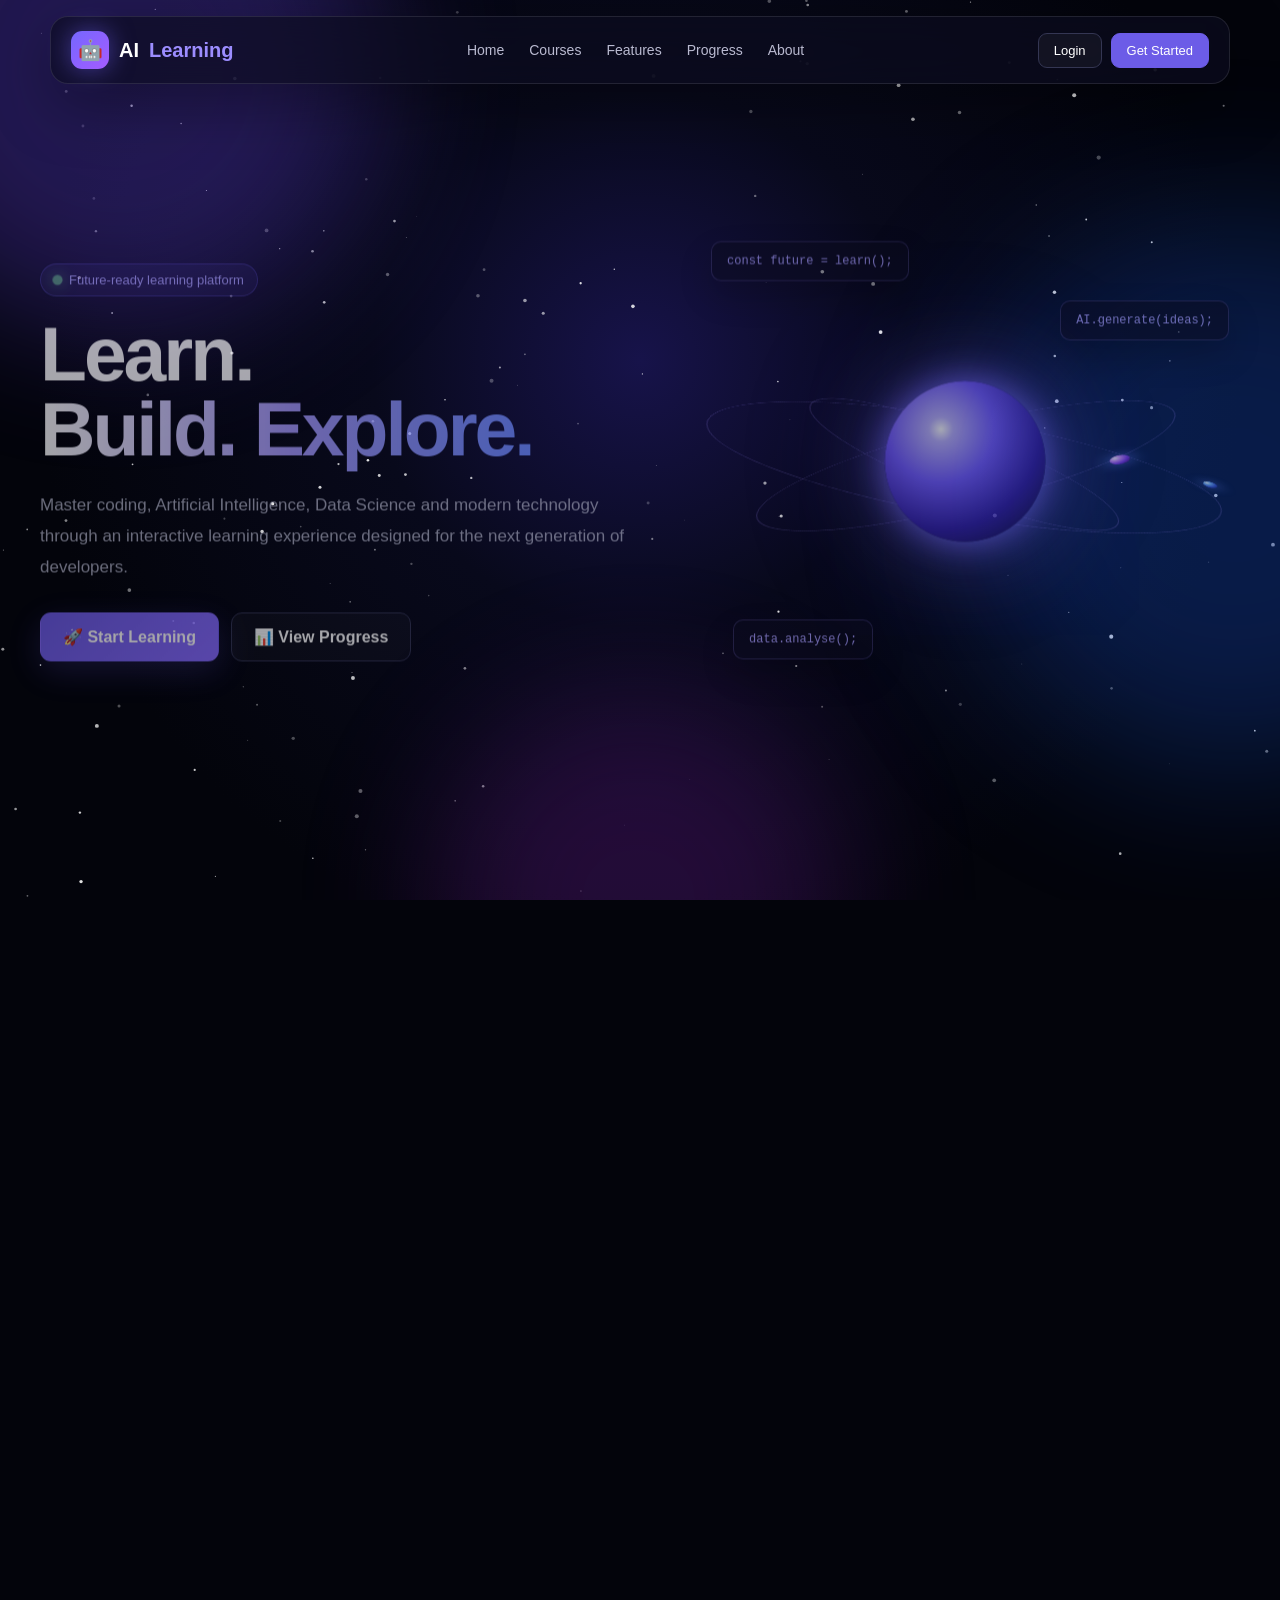
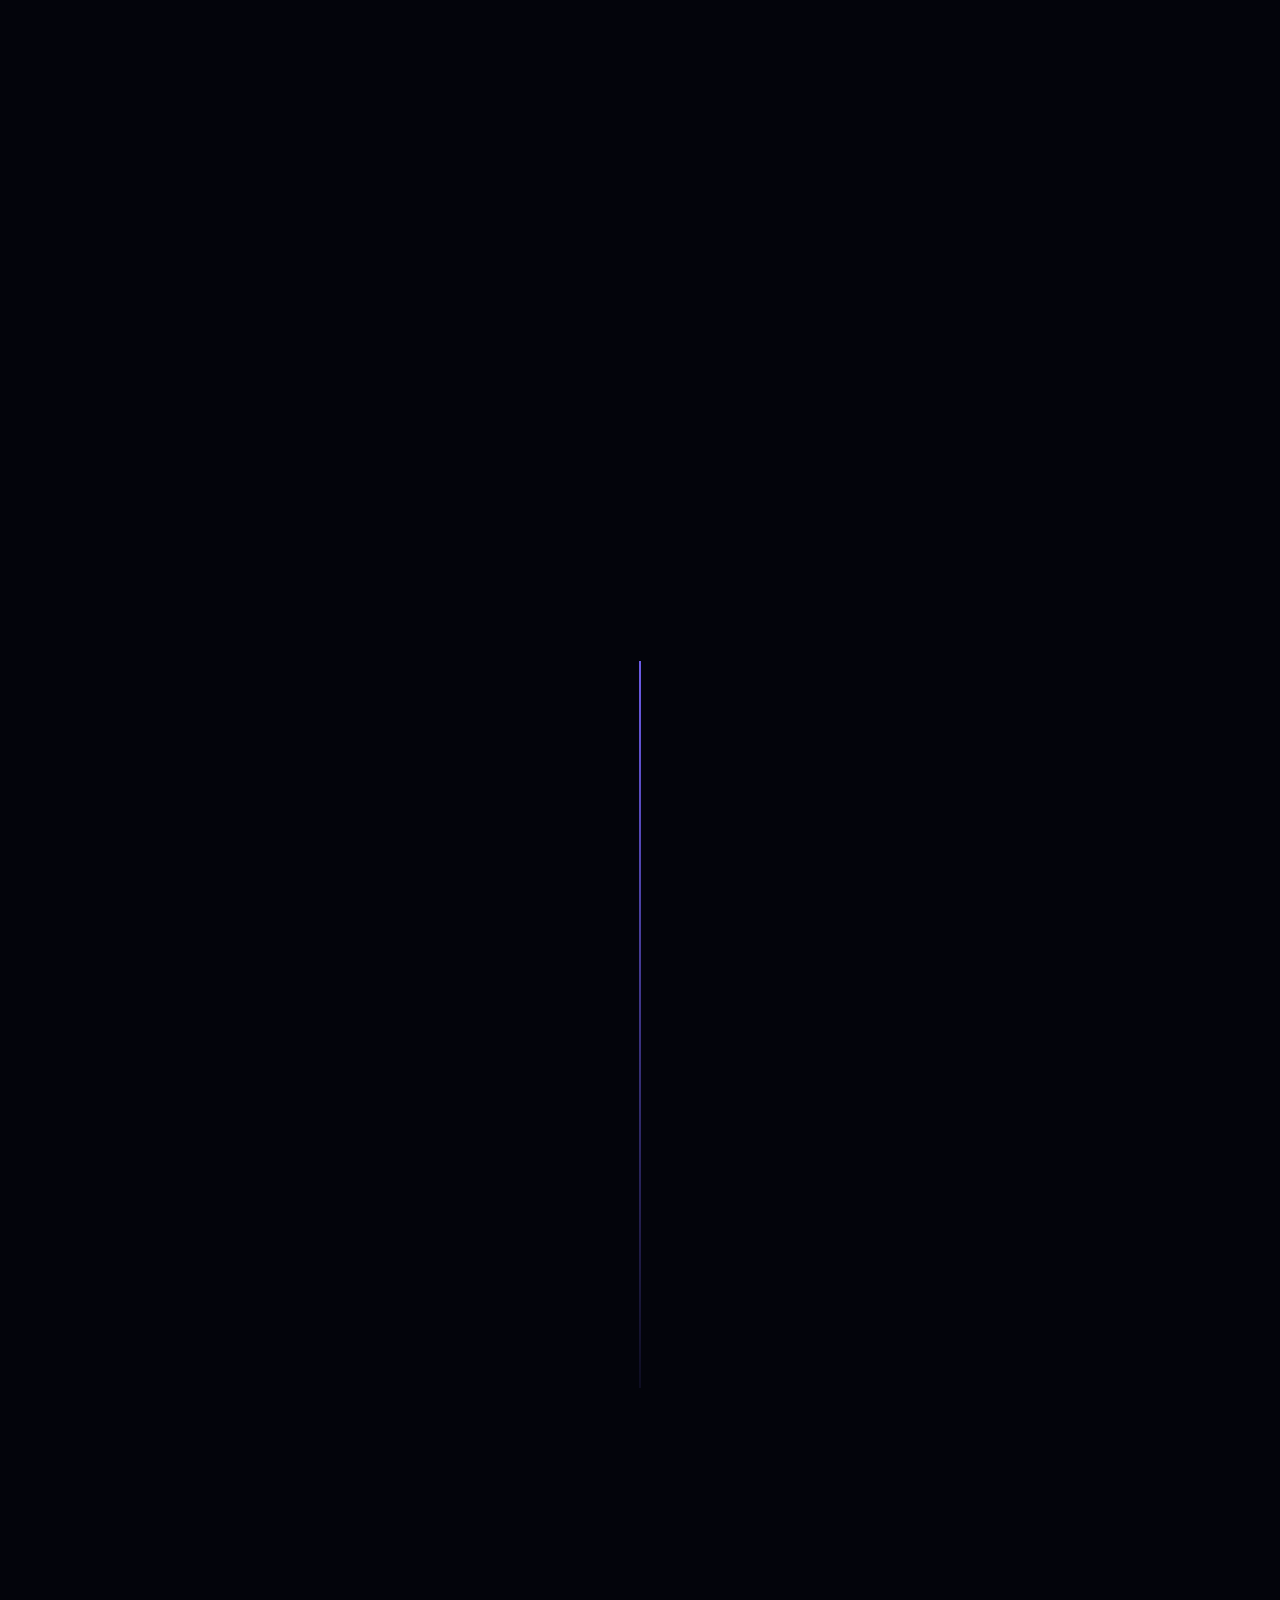
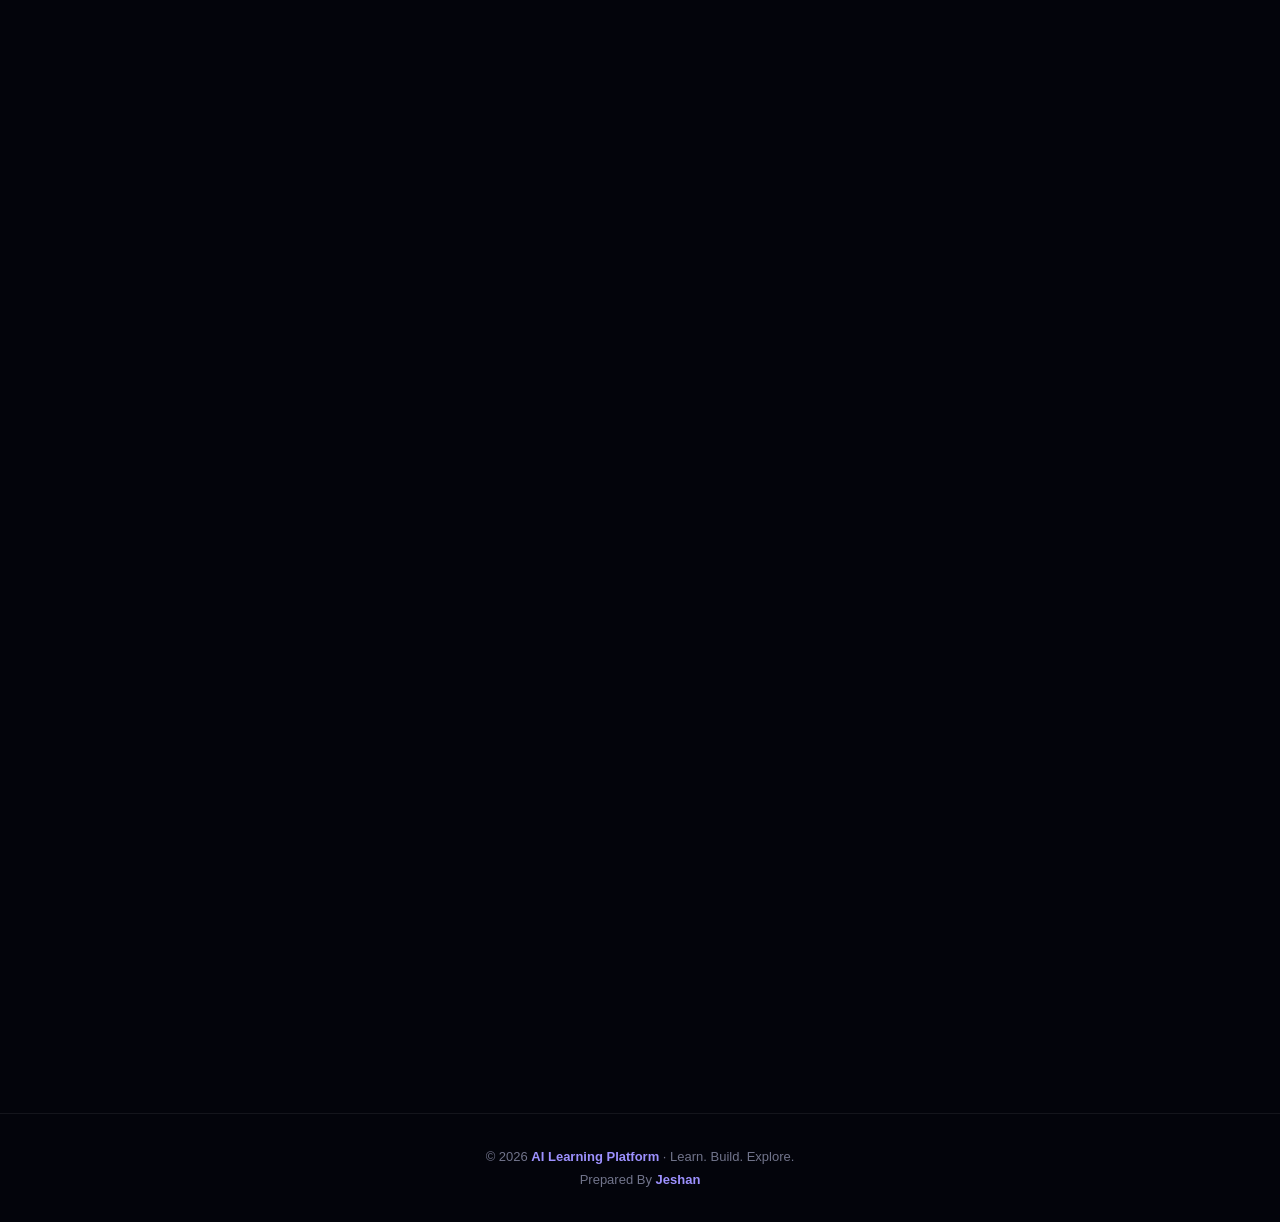
<file: index.html>
<!DOCTYPE html>
<html lang="en">
<head>
    <meta charset="UTF-8">
    <meta name="viewport" content="width=device-width, initial-scale=1.0">
    <meta http-equiv="refresh" content="0; url=Fronted/index.html">
    <title>AI Learning Platform</title>
</head>
<body>
    <p>Loading AI Learning Platform...</p>
</body>
</html>
</file>
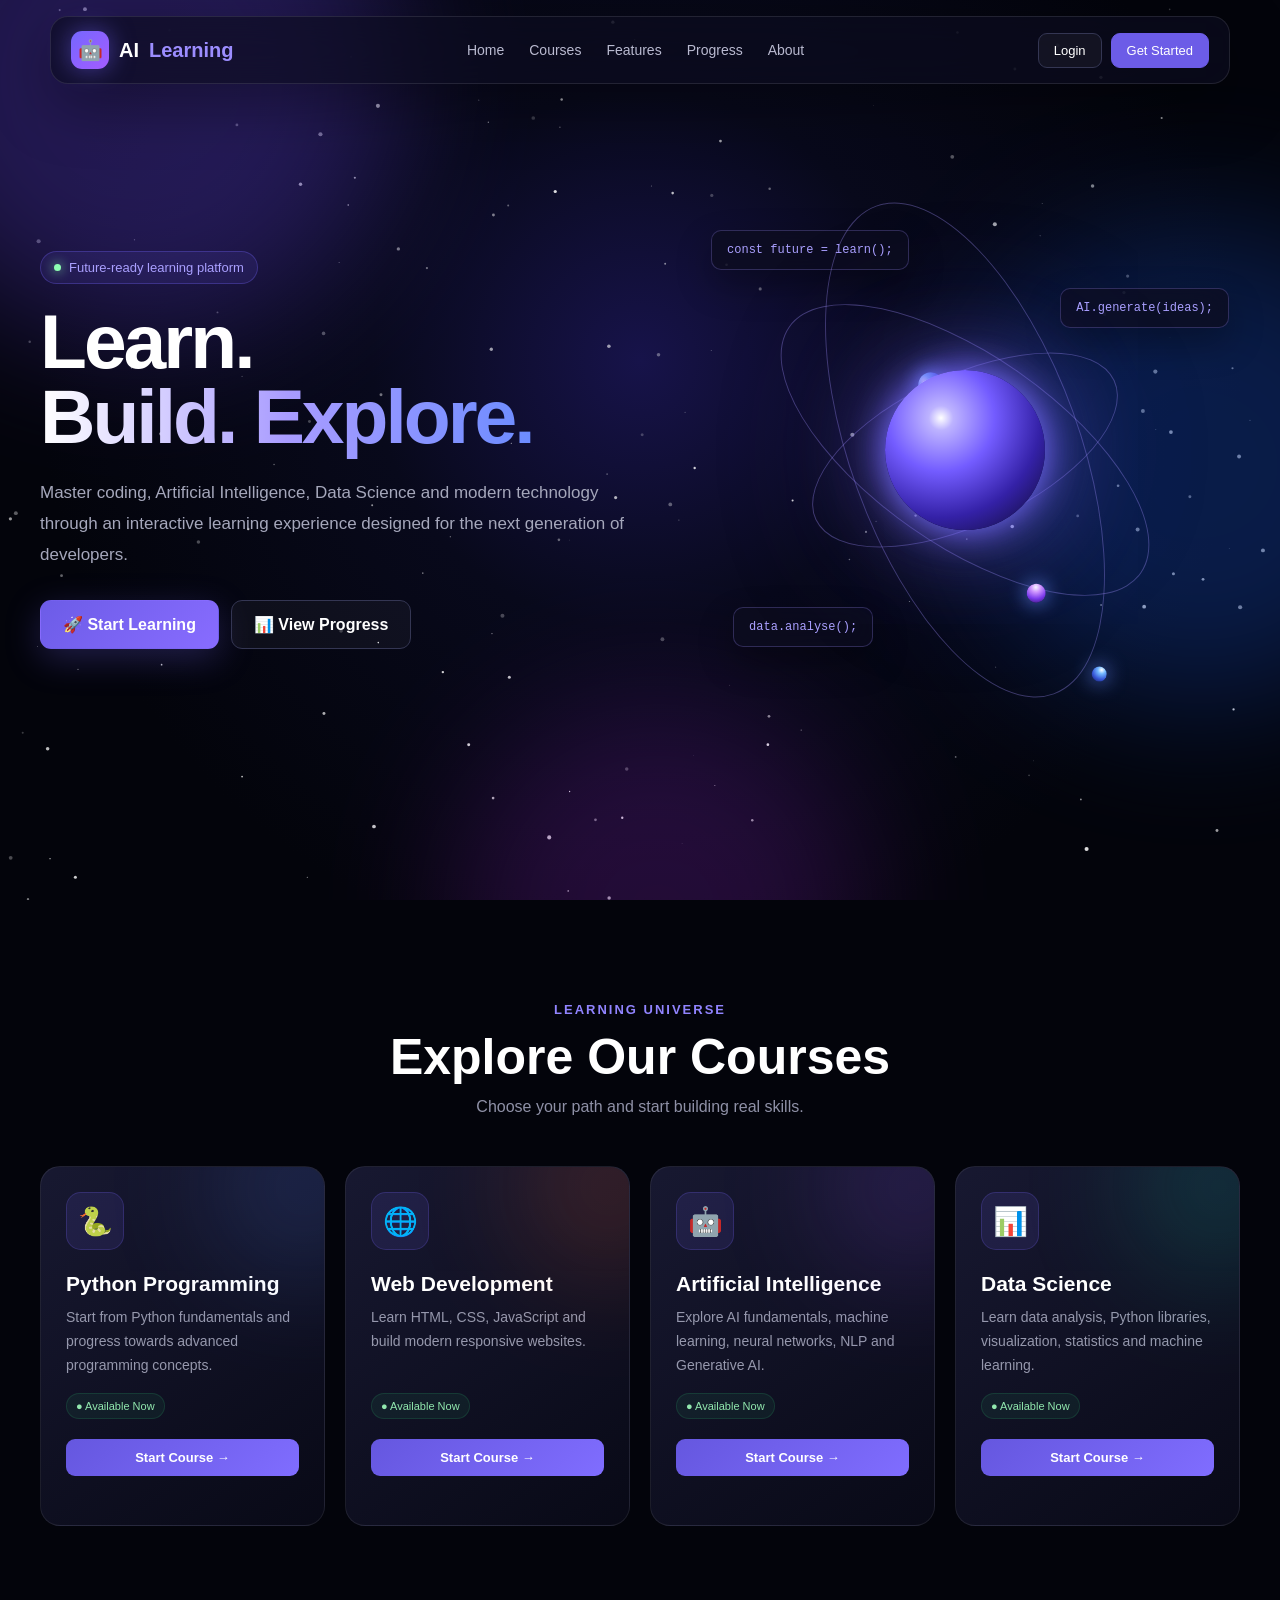
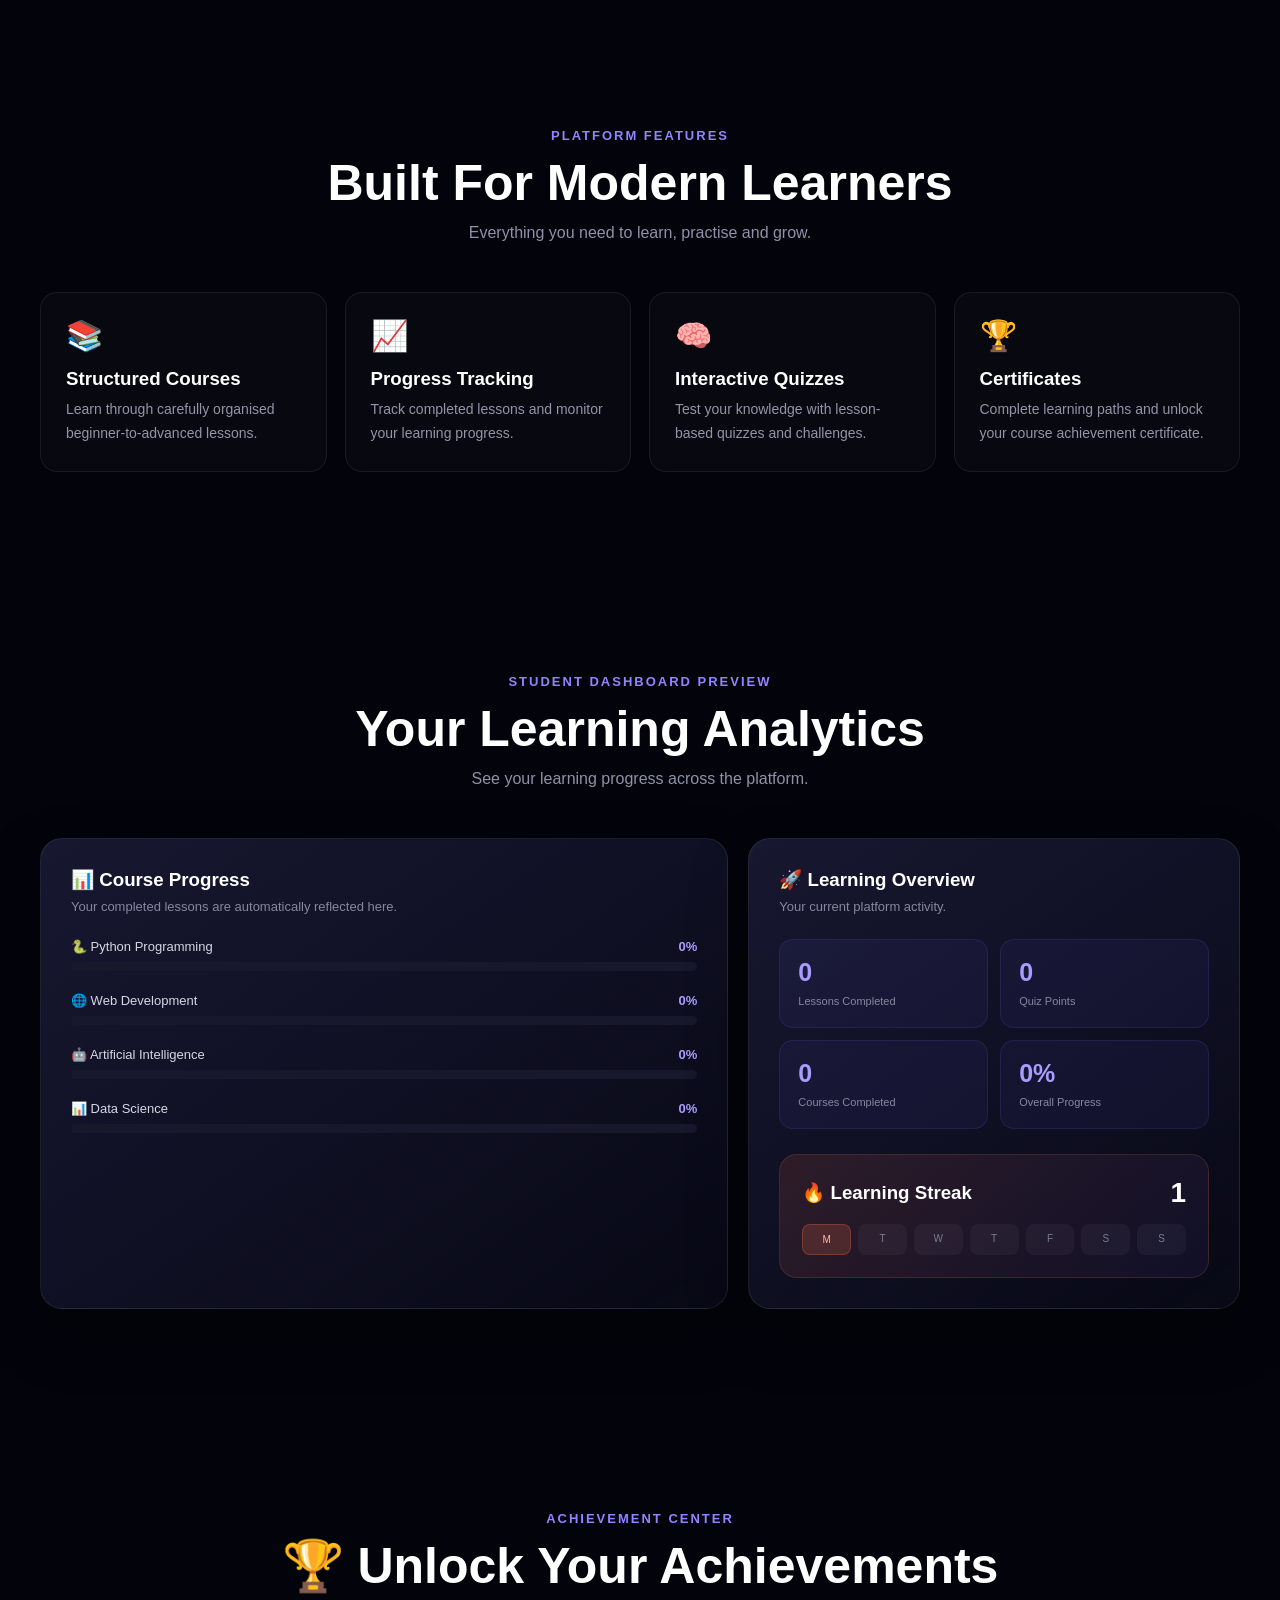
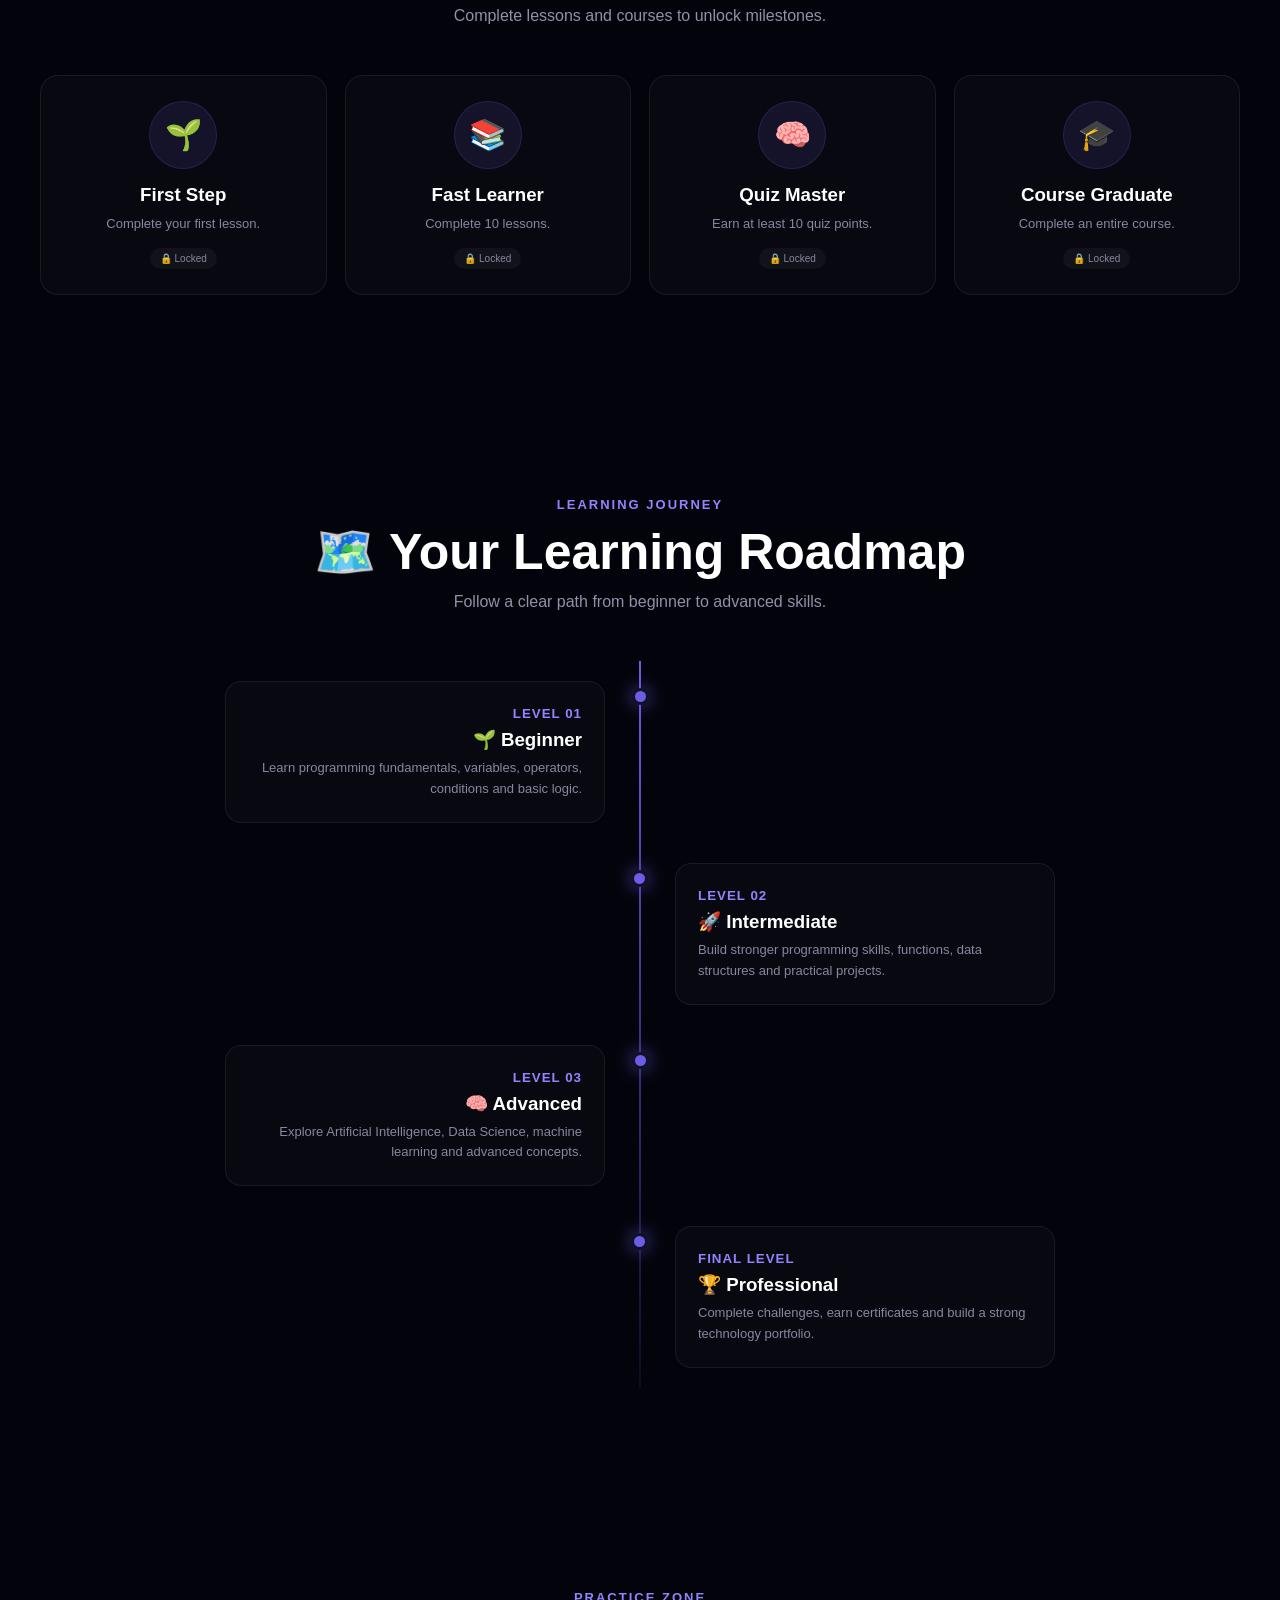
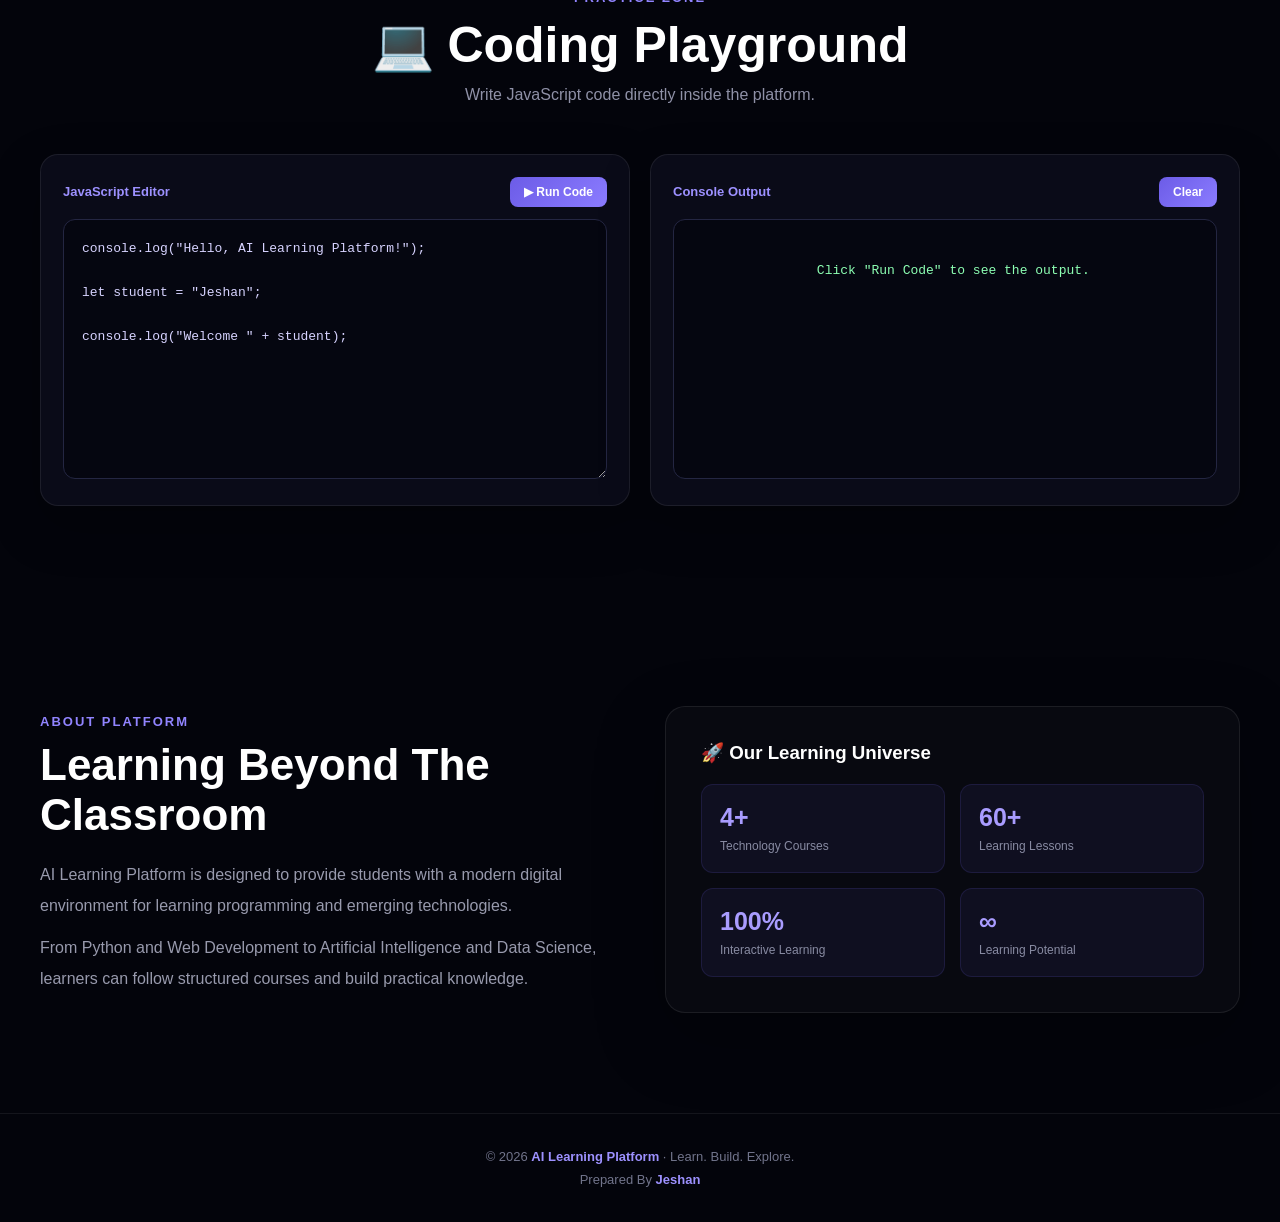
<file: Fronted/index.html>
<!DOCTYPE html>
<html lang="en">

<head>

    <meta charset="UTF-8">

    <meta
        name="viewport"
        content="width=device-width, initial-scale=1.0"
    >

    <title>
        AI Learning Platform | Learn. Build. Grow.
    </title>

    <meta
        name="description"
        content="AI Learning Platform - Learn Python, Web Development, Artificial Intelligence and Data Science."
    >

    <style>

        /* =====================================================
           GLOBAL
        ===================================================== */

        * {
            margin: 0;
            padding: 0;
            box-sizing: border-box;
            font-family: "Segoe UI", Arial, sans-serif;
        }

        html {
            scroll-behavior: smooth;
        }

        body {
            background: #03040b;
            color: #ffffff;
            overflow-x: hidden;
        }

        a {
            text-decoration: none;
            color: inherit;
        }

        button {
            font-family: inherit;
        }


        /* =====================================================
           SPACE BACKGROUND
        ===================================================== */

        .space-background {
            position: fixed;
            inset: 0;
            z-index: -10;
            overflow: hidden;

            background:
                radial-gradient(
                    circle at 50% 40%,
                    #17134a 0%,
                    #08091b 32%,
                    #03040b 72%
                );
        }

        .nebula {
            position: absolute;
            border-radius: 50%;
            filter: blur(70px);
            opacity: 0.35;
            pointer-events: none;
        }

        .nebula-one {
            width: 520px;
            height: 520px;
            background: #5d3fd3;
            top: -180px;
            left: -120px;

            animation:
                nebulaFloat
                14s
                ease-in-out
                infinite
                alternate;
        }

        .nebula-two {
            width: 480px;
            height: 480px;
            background: #1549b9;
            right: -160px;
            top: 25%;

            animation:
                nebulaFloat
                18s
                ease-in-out
                infinite
                alternate-reverse;
        }

        .nebula-three {
            width: 420px;
            height: 420px;
            background: #9d28d7;
            left: 35%;
            bottom: -220px;
            opacity: 0.2;

            animation:
                nebulaFloat
                20s
                ease-in-out
                infinite
                alternate;
        }

        @keyframes nebulaFloat {

            from {
                transform:
                    translate3d(
                        -20px,
                        -10px,
                        0
                    )
                    scale(1);
            }

            to {
                transform:
                    translate3d(
                        35px,
                        30px,
                        0
                    )
                    scale(1.15);
            }
        }


        /* =====================================================
           STARS
        ===================================================== */

        #starsCanvas {
            position: absolute;
            inset: 0;
            width: 100%;
            height: 100%;
        }


        /* =====================================================
           SHOOTING STARS
        ===================================================== */

        .shooting-star {
            position: absolute;

            width: 140px;
            height: 2px;

            background:
                linear-gradient(
                    90deg,
                    transparent,
                    #ffffff,
                    transparent
                );

            transform: rotate(-35deg);

            opacity: 0;

            filter:
                drop-shadow(
                    0 0 8px #ffffff
                );

            animation:
                shootingStar
                7s
                linear
                infinite;
        }

        .shooting-star.one {
            top: 16%;
            left: 75%;
            animation-delay: 1s;
        }

        .shooting-star.two {
            top: 35%;
            left: 60%;
            animation-delay: 4s;
        }

        .shooting-star.three {
            top: 58%;
            left: 85%;
            animation-delay: 7s;
        }

        @keyframes shootingStar {

            0% {
                opacity: 0;

                transform:
                    translate(0, 0)
                    rotate(-35deg);
            }

            8% {
                opacity: 1;
            }

            18% {
                opacity: 0;

                transform:
                    translate(-350px, 220px)
                    rotate(-35deg);
            }

            100% {
                opacity: 0;
            }
        }


        /* =====================================================
           NAVBAR
        ===================================================== */

        .navbar {
            position: fixed;

            top: 16px;
            left: 50%;

            transform:
                translateX(-50%);

            width:
                min(
                    1180px,
                    calc(100% - 30px)
                );

            display: flex;
            align-items: center;
            justify-content: space-between;

            padding: 14px 20px;

            background:
                rgba(
                    12,
                    13,
                    31,
                    0.68
                );

            backdrop-filter:
                blur(22px);

            border:
                1px solid
                rgba(
                    255,
                    255,
                    255,
                    0.10
                );

            border-radius: 18px;

            box-shadow:
                0 20px 60px
                rgba(0, 0, 0, 0.35);

            z-index: 1000;
        }

        .logo {
            display: flex;
            align-items: center;
            gap: 10px;

            font-size: 20px;
            font-weight: 800;
        }

        .logo-icon {
            width: 38px;
            height: 38px;

            display: flex;
            align-items: center;
            justify-content: center;

            border-radius: 11px;

            background:
                linear-gradient(
                    135deg,
                    #7567ff,
                    #a45cff
                );

            box-shadow:
                0 0 25px
                rgba(
                    117,
                    103,
                    255,
                    0.5
                );
        }

        .logo span {
            color: #9c8dff;
        }

        .nav-links {
            display: flex;
            gap: 25px;
            align-items: center;
        }

        .nav-links a {
            color: #b9bad0;
            font-size: 14px;

            transition: 0.25s;
        }

        .nav-links a:hover {
            color: #ffffff;

            text-shadow:
                0 0 15px
                rgba(
                    156,
                    141,
                    255,
                    0.8
                );
        }

        .nav-actions {
            display: flex;
            gap: 9px;
        }

        .nav-btn {
            padding: 9px 15px;

            border-radius: 9px;

            font-size: 13px;

            border:
                1px solid #343653;

            background:
                rgba(
                    255,
                    255,
                    255,
                    0.04
                );

            color: white;

            transition: 0.25s;
        }

        .nav-btn:hover {
            background: #6c5ce7;
            border-color: #6c5ce7;

            transform:
                translateY(-2px);
        }

        .nav-btn.primary {
            background: #6c5ce7;
            border-color: #6c5ce7;
        }


        /* =====================================================
           HERO
        ===================================================== */

        .hero {
            min-height: 100vh;

            width:
                min(
                    1200px,
                    calc(100% - 40px)
                );

            margin: auto;

            display: grid;

            grid-template-columns:
                1.05fr
                0.95fr;

            align-items: center;

            gap: 40px;

            padding-top: 100px;
        }

        .hero-content {
            position: relative;
            z-index: 3;
        }

        .eyebrow {
            display: inline-flex;
            align-items: center;
            gap: 8px;

            padding: 8px 13px;

            border-radius: 50px;

            background:
                rgba(
                    108,
                    92,
                    231,
                    0.12
                );

            border:
                1px solid
                rgba(
                    108,
                    92,
                    231,
                    0.35
                );

            color: #aaa0ff;

            font-size: 13px;

            margin-bottom: 20px;
        }

        .pulse-dot {
            width: 7px;
            height: 7px;

            border-radius: 50%;

            background: #8dffb3;

            box-shadow:
                0 0 12px #8dffb3;

            animation:
                pulse
                1.5s
                infinite;
        }

        @keyframes pulse {

            0%,
            100% {
                transform: scale(1);
                opacity: 1;
            }

            50% {
                transform: scale(1.5);
                opacity: 0.5;
            }
        }

        .hero h1 {
            font-size:
                clamp(
                    48px,
                    6vw,
                    78px
                );

            line-height: 0.98;

            letter-spacing: -3px;

            margin-bottom: 24px;
        }

        .gradient-text {
            background:
                linear-gradient(
                    90deg,
                    #ffffff,
                    #a99cff,
                    #6c8cff
                );

            -webkit-background-clip: text;
            background-clip: text;

            color: transparent;
        }

        .hero p {
            color: #a5a7bb;

            font-size: 17px;

            line-height: 1.8;

            max-width: 650px;
        }

        .hero-buttons {
            display: flex;

            gap: 12px;

            margin-top: 30px;

            flex-wrap: wrap;
        }

        .hero-btn {
            padding: 14px 22px;

            border-radius: 11px;

            font-weight: 700;

            transition: 0.3s;

            border:
                1px solid #343653;
        }

        .hero-btn.primary {
            background:
                linear-gradient(
                    135deg,
                    #6c5ce7,
                    #886cff
                );

            border-color: transparent;

            box-shadow:
                0 10px 35px
                rgba(
                    108,
                    92,
                    231,
                    0.28
                );
        }

        .hero-btn.secondary {
            background:
                rgba(
                    255,
                    255,
                    255,
                    0.04
                );
        }

        .hero-btn:hover {
            transform:
                translateY(-4px);

            box-shadow:
                0 15px 40px
                rgba(
                    108,
                    92,
                    231,
                    0.25
                );
        }


        /* =====================================================
           SPACE VISUAL
        ===================================================== */

        .hero-visual {
            position: relative;

            height: 580px;

            display: flex;

            align-items: center;
            justify-content: center;

            perspective: 1000px;
        }

        .cosmic-core {
            width: 160px;
            height: 160px;

            border-radius: 50%;

            background:
                radial-gradient(
                    circle at 35% 30%,
                    #ffffff,
                    #bdb3ff 8%,
                    #735cff 35%,
                    #3421a7 65%,
                    #0a0822 100%
                );

            box-shadow:
                0 0 35px #796cff,
                0 0 90px
                rgba(
                    108,
                    92,
                    231,
                    0.65
                ),
                0 0 170px
                rgba(
                    108,
                    92,
                    231,
                    0.35
                );

            animation:
                coreFloat
                5s
                ease-in-out
                infinite;

            z-index: 5;
        }

        @keyframes coreFloat {

            0%,
            100% {
                transform:
                    translateY(0)
                    scale(1);
            }

            50% {
                transform:
                    translateY(-16px)
                    scale(1.04);
            }
        }

        .orbit {
            position: absolute;

            width: 330px;
            height: 150px;

            border:
                1px solid
                rgba(
                    164,
                    147,
                    255,
                    0.35
                );

            border-radius: 50%;

            transform:
                rotate(-25deg);

            animation:
                orbitRotate
                8s
                linear
                infinite;
        }

        .orbit.two {
            width: 430px;
            height: 190px;

            transform:
                rotate(35deg);

            animation-duration: 12s;

            animation-direction:
                reverse;
        }

        .orbit.three {
            width: 520px;
            height: 230px;

            transform:
                rotate(70deg);

            animation-duration: 17s;
        }

        @keyframes orbitRotate {

            from {
                transform:
                    rotate(0deg)
                    rotateX(65deg);
            }

            to {
                transform:
                    rotate(360deg)
                    rotateX(65deg);
            }
        }

        .planet {
            position: absolute;

            width: 25px;
            height: 25px;

            border-radius: 50%;

            background:
                radial-gradient(
                    circle at 30% 25%,
                    #ffffff,
                    #74b9ff 25%,
                    #3858d8 60%,
                    #11134e
                );

            box-shadow:
                0 0 20px #658bff;
        }

        .planet.one {
            top: -12px;
            left: 45%;
        }

        .planet.two {
            bottom: 8px;
            right: 15%;

            width: 19px;
            height: 19px;

            background:
                radial-gradient(
                    circle at 30% 25%,
                    #ffffff,
                    #d69aff 25%,
                    #7c3aed 60%,
                    #241044
                );
        }

        .planet.three {
            top: 25%;
            right: -5px;

            width: 15px;
            height: 15px;
        }

        .floating-code {
            position: absolute;

            padding: 12px 15px;

            background:
                rgba(
                    12,
                    13,
                    31,
                    0.75
                );

            border:
                1px solid
                rgba(
                    156,
                    141,
                    255,
                    0.25
                );

            backdrop-filter:
                blur(15px);

            border-radius: 10px;

            color: #aaa0ff;

            font-family:
                Consolas,
                monospace;

            font-size: 12px;

            box-shadow:
                0 15px 35px
                rgba(
                    0,
                    0,
                    0,
                    0.3
                );

            animation:
                codeFloat
                4s
                ease-in-out
                infinite;
        }

        .floating-code.one {
            top: 12%;
            left: 4%;
        }

        .floating-code.two {
            right: 2%;
            top: 22%;

            animation-delay: 1s;
        }

        .floating-code.three {
            bottom: 16%;
            left: 8%;

            animation-delay: 2s;
        }

        @keyframes codeFloat {

            0%,
            100% {
                transform:
                    translateY(0);
            }

            50% {
                transform:
                    translateY(-12px);
            }
        }


        /* =====================================================
           SECTION
        ===================================================== */

        section {
            width:
                min(
                    1200px,
                    calc(100% - 40px)
                );

            margin: auto;

            padding: 100px 0;
        }

        .section-heading {
            text-align: center;
            margin-bottom: 50px;
        }

        .section-heading span {
            color: #9184ff;

            font-size: 13px;

            font-weight: 700;

            letter-spacing: 2px;

            text-transform:
                uppercase;
        }

        .section-heading h2 {
            font-size:
                clamp(
                    32px,
                    5vw,
                    50px
                );

            margin-top: 10px;
        }

        .section-heading p {
            color: #8f91a7;
            margin-top: 12px;
        }


        /* =====================================================
           COURSE CARDS
        ===================================================== */

        .courses-grid {
            display: grid;

            grid-template-columns:
                repeat(4, 1fr);

            gap: 20px;

            perspective: 1200px;
        }

        .course-card {
            position: relative;

            min-height: 360px;

            padding: 25px;

            background:
                linear-gradient(
                    145deg,
                    rgba(
                        26,
                        27,
                        53,
                        0.9
                    ),
                    rgba(
                        10,
                        11,
                        25,
                        0.85
                    )
                );

            border:
                1px solid
                rgba(
                    255,
                    255,
                    255,
                    0.08
                );

            border-radius: 20px;

            overflow: hidden;

            transition:
                transform 0.25s ease,
                border-color 0.25s ease,
                box-shadow 0.25s ease;

            transform-style:
                preserve-3d;
        }

        .course-card::before {
            content: "";

            position: absolute;

            width: 180px;
            height: 180px;

            right: -70px;
            top: -70px;

            border-radius: 50%;

            background:
                var(--glow);

            filter: blur(60px);

            opacity: 0.18;

            transition: 0.3s;
        }

        .course-card:hover {
            transform:
                translateY(-12px)
                rotateX(3deg)
                rotateY(-3deg);

            border-color:
                rgba(
                    151,
                    137,
                    255,
                    0.45
                );

            box-shadow:
                0 30px 70px
                rgba(
                    0,
                    0,
                    0,
                    0.45
                ),
                0 0 40px
                rgba(
                    108,
                    92,
                    231,
                    0.12
                );
        }

        .course-icon {
            width: 58px;
            height: 58px;

            border-radius: 15px;

            display: flex;

            align-items: center;
            justify-content: center;

            font-size: 28px;

            background:
                rgba(
                    108,
                    92,
                    231,
                    0.13
                );

            border:
                1px solid
                rgba(
                    108,
                    92,
                    231,
                    0.25
                );

            margin-bottom: 22px;
        }

        .course-card h3 {
            font-size: 21px;
            margin-bottom: 10px;
        }

        .course-card p {
            color: #9698ad;

            line-height: 1.7;

            font-size: 14px;

            min-height: 72px;
        }

        .course-status {
            display: inline-block;

            margin-top: 15px;

            padding: 6px 9px;

            border-radius: 50px;

            font-size: 11px;

            color: #91e7ae;

            background:
                rgba(
                    50,
                    205,
                    120,
                    0.08
                );

            border:
                1px solid
                rgba(
                    50,
                    205,
                    120,
                    0.15
                );
        }

        .course-btn {
            display: block;

            margin-top: 20px;

            padding: 11px;

            text-align: center;

            border-radius: 9px;

            background:
                linear-gradient(
                    135deg,
                    #6557df,
                    #806dff
                );

            font-weight: 700;

            font-size: 13px;

            transition: 0.25s;
        }

        .course-btn:hover {
            transform:
                translateY(-2px);

            box-shadow:
                0 10px 25px
                rgba(
                    108,
                    92,
                    231,
                    0.3
                );
        }


        /* =====================================================
           PLATFORM FEATURES
        ===================================================== */

        .features-grid {
            display: grid;

            grid-template-columns:
                repeat(4, 1fr);

            gap: 18px;
        }

        .feature-card {
            padding: 25px;

            border-radius: 17px;

            background:
                rgba(
                    255,
                    255,
                    255,
                    0.025
                );

            border:
                1px solid
                rgba(
                    255,
                    255,
                    255,
                    0.07
                );

            transition: 0.3s;
        }

        .feature-card:hover {
            transform:
                translateY(-7px);

            background:
                rgba(
                    108,
                    92,
                    231,
                    0.08
                );

            border-color:
                rgba(
                    108,
                    92,
                    231,
                    0.25
                );
        }

        .feature-icon {
            font-size: 30px;
            margin-bottom: 15px;
        }

        .feature-card h3 {
            margin-bottom: 8px;
        }

        .feature-card p {
            color: #9294a9;

            line-height: 1.7;

            font-size: 14px;
        }


        /* =====================================================
           LEARNING ANALYTICS
        ===================================================== */

        .analytics-wrapper {
            display: grid;

            grid-template-columns:
                1.4fr
                1fr;

            gap: 20px;
        }

        .analytics-main,
        .analytics-side {
            padding: 30px;

            border-radius: 22px;

            background:
                linear-gradient(
                    145deg,
                    rgba(
                        27,
                        28,
                        56,
                        0.85
                    ),
                    rgba(
                        10,
                        11,
                        25,
                        0.75
                    )
                );

            border:
                1px solid
                rgba(
                    255,
                    255,
                    255,
                    0.08
                );

            box-shadow:
                0 25px 60px
                rgba(
                    0,
                    0,
                    0,
                    0.25
                );
        }

        .analytics-main h3,
        .analytics-side h3 {
            margin-bottom: 8px;
        }

        .analytics-subtitle {
            color: #85889f;

            font-size: 13px;

            margin-bottom: 25px;
        }

        .progress-item {
            margin-bottom: 22px;
        }

        .progress-header {
            display: flex;

            justify-content:
                space-between;

            margin-bottom: 8px;

            font-size: 13px;
        }

        .progress-header span:first-child {
            color: #d6d7e3;
        }

        .progress-header span:last-child {
            color: #a99cff;
            font-weight: 700;
        }

        .progress-track {
            height: 9px;

            border-radius: 50px;

            background:
                #17182c;

            overflow: hidden;
        }

        .progress-fill {
            height: 100%;

            width: 0%;

            border-radius: 50px;

            background:
                linear-gradient(
                    90deg,
                    #6c5ce7,
                    #a99cff
                );

            transition:
                width 1s ease;
        }

        .analytics-stat-grid {
            display: grid;

            grid-template-columns:
                repeat(2, 1fr);

            gap: 12px;

            margin-top: 15px;
        }

        .analytics-stat {
            padding: 18px;

            border-radius: 14px;

            background:
                rgba(
                    108,
                    92,
                    231,
                    0.08
                );

            border:
                1px solid
                rgba(
                    108,
                    92,
                    231,
                    0.15
                );
        }

        .analytics-stat strong {
            display: block;

            font-size: 25px;

            color: #a99cff;

            margin-bottom: 4px;
        }

        .analytics-stat span {
            color: #85889f;

            font-size: 11px;
        }


        /* =====================================================
           STREAK
        ===================================================== */

        .streak-box {
            margin-top: 25px;

            padding: 22px;

            border-radius: 18px;

            background:
                linear-gradient(
                    135deg,
                    rgba(
                        255,
                        109,
                        67,
                        0.12
                    ),
                    rgba(
                        108,
                        92,
                        231,
                        0.08
                    )
                );

            border:
                1px solid
                rgba(
                    255,
                    130,
                    90,
                    0.15
                );
        }

        .streak-title {
            display: flex;

            justify-content:
                space-between;

            align-items: center;

            margin-bottom: 15px;
        }

        .streak-title h3 {
            margin: 0;
        }

        .streak-count {
            font-size: 28px;
            font-weight: 800;
        }

        .streak-days {
            display: grid;

            grid-template-columns:
                repeat(7, 1fr);

            gap: 7px;
        }

        .day-box {
            padding: 9px 4px;

            text-align: center;

            border-radius: 8px;

            background:
                rgba(
                    255,
                    255,
                    255,
                    0.04
                );

            color: #777b92;

            font-size: 10px;
        }

        .day-box.active {
            background:
                rgba(
                    255,
                    119,
                    76,
                    0.18
                );

            color: #ffb49e;

            border:
                1px solid
                rgba(
                    255,
                    119,
                    76,
                    0.25
                );
        }


        /* =====================================================
           ACHIEVEMENTS
        ===================================================== */

        .achievements-grid {
            display: grid;

            grid-template-columns:
                repeat(4, 1fr);

            gap: 18px;
        }

        .achievement-card {
            padding: 25px;

            text-align: center;

            border-radius: 18px;

            background:
                rgba(
                    255,
                    255,
                    255,
                    0.025
                );

            border:
                1px solid
                rgba(
                    255,
                    255,
                    255,
                    0.07
                );

            transition:
                transform 0.3s,
                border-color 0.3s;
        }

        .achievement-card:hover {
            transform:
                translateY(-8px);

            border-color:
                rgba(
                    108,
                    92,
                    231,
                    0.3
                );
        }

        .achievement-icon {
            width: 68px;
            height: 68px;

            margin:
                0 auto 15px;

            display: flex;

            align-items: center;
            justify-content: center;

            border-radius: 50%;

            font-size: 30px;

            background:
                rgba(
                    108,
                    92,
                    231,
                    0.12
                );

            border:
                1px solid
                rgba(
                    108,
                    92,
                    231,
                    0.2
                );
        }

        .achievement-card h3 {
            margin-bottom: 8px;
        }

        .achievement-card p {
            color: #85889f;

            font-size: 13px;

            line-height: 1.6;
        }

        .achievement-status {
            display: inline-block;

            margin-top: 14px;

            padding: 5px 10px;

            border-radius: 50px;

            font-size: 10px;

            color: #91e7ae;

            background:
                rgba(
                    50,
                    205,
                    120,
                    0.08
                );
        }

        .achievement-status.locked {
            color: #85889f;

            background:
                rgba(
                    255,
                    255,
                    255,
                    0.04
                );
        }


        /* =====================================================
           LEARNING ROADMAP
        ===================================================== */

        .roadmap {
            position: relative;

            max-width: 900px;

            margin:
                0 auto;
        }

        .roadmap::before {
            content: "";

            position: absolute;

            left: 50%;

            top: 0;
            bottom: 0;

            width: 2px;

            transform:
                translateX(-50%);

            background:
                linear-gradient(
                    #6c5ce7,
                    rgba(
                        108,
                        92,
                        231,
                        0.1
                    )
                );
        }

        .roadmap-item {
            position: relative;

            width: 50%;

            padding: 20px 35px;
        }

        .roadmap-item:nth-child(odd) {
            left: 0;

            text-align: right;
        }

        .roadmap-item:nth-child(even) {
            left: 50%;
        }

        .roadmap-dot {
            position: absolute;

            top: 27px;

            width: 17px;
            height: 17px;

            border-radius: 50%;

            background: #6c5ce7;

            border:
                3px solid #111228;

            box-shadow:
                0 0 18px
                rgba(
                    108,
                    92,
                    231,
                    0.7
                );
        }

        .roadmap-item:nth-child(odd)
        .roadmap-dot {
            right: -9px;
        }

        .roadmap-item:nth-child(even)
        .roadmap-dot {
            left: -9px;
        }

        .roadmap-content {
            padding: 22px;

            border-radius: 16px;

            background:
                rgba(
                    255,
                    255,
                    255,
                    0.025
                );

            border:
                1px solid
                rgba(
                    255,
                    255,
                    255,
                    0.07
                );

            transition: 0.3s;
        }

        .roadmap-content:hover {
            transform:
                translateY(-5px);

            border-color:
                rgba(
                    108,
                    92,
                    231,
                    0.3
                );
        }

        .roadmap-content small {
            color: #9184ff;

            font-weight: 700;

            text-transform:
                uppercase;

            letter-spacing: 1px;
        }

        .roadmap-content h3 {
            margin: 7px 0;
        }

        .roadmap-content p {
            color: #85889f;

            font-size: 13px;

            line-height: 1.6;
        }


        /* =====================================================
           CODING PLAYGROUND
        ===================================================== */

        .playground {
            display: grid;

            grid-template-columns:
                1fr
                1fr;

            gap: 20px;
        }

        .editor-box,
        .output-box {
            padding: 22px;

            border-radius: 18px;

            background:
                #0a0b18;

            border:
                1px solid
                rgba(
                    255,
                    255,
                    255,
                    0.08
                );

            box-shadow:
                0 20px 50px
                rgba(
                    0,
                    0,
                    0,
                    0.25
                );
        }

        .editor-header {
            display: flex;

            justify-content:
                space-between;

            align-items: center;

            margin-bottom: 12px;
        }

        .editor-header span {
            color: #9d91ff;

            font-size: 13px;

            font-weight: 700;
        }

        .run-btn {
            padding: 8px 14px;

            border: none;

            border-radius: 8px;

            background:
                linear-gradient(
                    135deg,
                    #6c5ce7,
                    #8b7cff
                );

            color: white;

            cursor: pointer;

            font-weight: 700;

            font-size: 12px;

            transition: 0.25s;
        }

        .run-btn:hover {
            transform:
                translateY(-2px);

            box-shadow:
                0 8px 20px
                rgba(
                    108,
                    92,
                    231,
                    0.3
                );
        }

        #codeEditor {
            width: 100%;

            min-height: 260px;

            resize: vertical;

            padding: 18px;

            border-radius: 12px;

            border:
                1px solid
                #242642;

            background:
                #050610;

            color: #d7d3ff;

            font-family:
                Consolas,
                monospace;

            font-size: 13px;

            line-height: 1.7;

            outline: none;
        }

        #codeEditor:focus {
            border-color:
                #6c5ce7;

            box-shadow:
                0 0 20px
                rgba(
                    108,
                    92,
                    231,
                    0.12
                );
        }

        .output-content {
            min-height: 260px;

            padding: 18px;

            border-radius: 12px;

            background:
                #050610;

            border:
                1px solid
                #242642;

            color: #8dffb3;

            font-family:
                Consolas,
                monospace;

            font-size: 13px;

            line-height: 1.7;

            white-space: pre-wrap;
        }


        /* =====================================================
           ABOUT
        ===================================================== */

        .about {
            display: grid;

            grid-template-columns:
                1fr
                1fr;

            gap: 50px;

            align-items: center;
        }

        .about h2 {
            font-size: 44px;

            margin-bottom: 15px;
        }

        .about p {
            color: #989aad;

            line-height: 1.9;

            margin-bottom: 12px;
        }

        .about-box {
            padding: 35px;

            border-radius: 20px;

            background:
                rgba(
                    255,
                    255,
                    255,
                    0.025
                );

            border:
                1px solid
                rgba(
                    255,
                    255,
                    255,
                    0.08
                );

            box-shadow:
                0 25px 70px
                rgba(
                    0,
                    0,
                    0,
                    0.25
                );
        }

        .stats {
            display: grid;

            grid-template-columns:
                repeat(2, 1fr);

            gap: 15px;

            margin-top: 20px;
        }

        .stat {
            padding: 18px;

            background:
                rgba(
                    108,
                    92,
                    231,
                    0.08
                );

            border-radius: 12px;

            border:
                1px solid
                rgba(
                    108,
                    92,
                    231,
                    0.15
                );
        }

        .stat strong {
            display: block;

            font-size: 25px;

            color: #a99cff;

            margin-bottom: 4px;
        }

        .stat span {
            color: #888ba2;

            font-size: 12px;
        }


        /* =====================================================
           FOOTER
        ===================================================== */

        footer {
            border-top:
                1px solid
                rgba(
                    255,
                    255,
                    255,
                    0.07
                );

            padding: 35px 20px;

            text-align: center;

            color: #71748b;

            font-size: 13px;
        }

        footer strong {
            color: #9d91ff;
        }


        /* =====================================================
           REVEAL
        ===================================================== */

        .reveal {
            opacity: 0;

            transform:
                translateY(35px);

            transition:
                opacity 0.8s ease,
                transform 0.8s ease;
        }

        .reveal.show {
            opacity: 1;

            transform:
                translateY(0);
        }


        /* =====================================================
           MOBILE
        ===================================================== */

        @media (max-width: 1000px) {

            .courses-grid {
                grid-template-columns:
                    repeat(2, 1fr);
            }

            .features-grid {
                grid-template-columns:
                    repeat(2, 1fr);
            }

            .achievements-grid {
                grid-template-columns:
                    repeat(2, 1fr);
            }

            .hero {
                grid-template-columns: 1fr;

                text-align: center;
            }

            .hero p {
                margin: auto;
            }

            .hero-buttons {
                justify-content:
                    center;
            }

            .hero-visual {
                height: 470px;
            }

            .about {
                grid-template-columns: 1fr;
            }

            .analytics-wrapper {
                grid-template-columns: 1fr;
            }

            .playground {
                grid-template-columns: 1fr;
            }

            .nav-links {
                display: none;
            }
        }


        @media (max-width: 650px) {

            .courses-grid,
            .features-grid {
                grid-template-columns: 1fr;
            }

            .achievements-grid {
                grid-template-columns: 1fr;
            }

            .navbar {
                top: 8px;
            }

            .nav-actions
            .nav-btn:first-child {
                display: none;
            }

            .hero {
                width:
                    min(
                        100% - 25px,
                        1200px
                    );
            }

            section {
                width:
                    min(
                        100% - 25px,
                        1200px
                    );

                padding: 75px 0;
            }

            .hero h1 {
                letter-spacing: -2px;
            }

            .hero-visual {
                height: 390px;

                transform:
                    scale(0.8);
            }

            .cosmic-core {
                width: 130px;
                height: 130px;
            }

            .orbit {
                transform:
                    scale(0.8);
            }

            .about h2 {
                font-size: 34px;
            }

            .roadmap::before {
                left: 10px;
            }

            .roadmap-item,
            .roadmap-item:nth-child(even) {
                width: 100%;
                left: 0;

                text-align: left;

                padding-left: 35px;
            }

            .roadmap-item:nth-child(odd)
            .roadmap-dot,
            .roadmap-item:nth-child(even)
            .roadmap-dot {
                left: 1px;
                right: auto;
            }

            .analytics-stat-grid {
                grid-template-columns: 1fr;
            }

            .streak-days {
                gap: 4px;
            }

            .day-box {
                font-size: 8px;
            }
        }

    </style>

</head>


<body>


<!-- =========================================================
     SPACE BACKGROUND
========================================================= -->

<div class="space-background">

    <canvas id="starsCanvas"></canvas>

    <div class="nebula nebula-one"></div>

    <div class="nebula nebula-two"></div>

    <div class="nebula nebula-three"></div>

    <div class="shooting-star one"></div>

    <div class="shooting-star two"></div>

    <div class="shooting-star three"></div>

</div>


<!-- =========================================================
     NAVBAR
========================================================= -->

<nav class="navbar">

    <a
        href="#home"
        class="logo"
    >

        <div class="logo-icon">
            🤖
        </div>

        AI <span>Learning</span>

    </a>


    <div class="nav-links">

        <a href="#home">
            Home
        </a>

        <a href="#courses">
            Courses
        </a>

        <a href="#features">
            Features
        </a>

        <a href="#analytics">
            Progress
        </a>

        <a href="#about">
            About
        </a>

    </div>


    <div class="nav-actions">

        <a
            href="login.html"
            class="nav-btn"
        >
            Login
        </a>

        <a
            href="register.html"
            class="nav-btn primary"
        >
            Get Started
        </a>

    </div>

</nav>


<!-- =========================================================
     MAIN
========================================================= -->

<main id="home">


<!-- =========================================================
     HERO
========================================================= -->

<section class="hero">

    <div class="hero-content reveal">

        <div class="eyebrow">

            <span class="pulse-dot"></span>

            Future-ready learning platform

        </div>


        <h1>

            Learn.

            <br>

            <span class="gradient-text">
                Build. Explore.
            </span>

        </h1>


        <p>

            Master coding, Artificial Intelligence,
            Data Science and modern technology through
            an interactive learning experience designed
            for the next generation of developers.

        </p>


        <div class="hero-buttons">

            <a
                href="#courses"
                class="hero-btn primary"
            >
                🚀 Start Learning
            </a>


            <a
                href="#analytics"
                class="hero-btn secondary"
            >
                📊 View Progress
            </a>

        </div>

    </div>


    <!-- SPACE VISUAL -->

    <div
        class="hero-visual reveal"
        id="spaceVisual"
    >

        <div class="floating-code one">
            const future = learn();
        </div>

        <div class="floating-code two">
            AI.generate(ideas);
        </div>

        <div class="floating-code three">
            data.analyse();
        </div>


        <div class="orbit">

            <div class="planet one"></div>

        </div>


        <div class="orbit two">

            <div class="planet two"></div>

        </div>


        <div class="orbit three">

            <div class="planet three"></div>

        </div>


        <div class="cosmic-core"></div>

    </div>

</section>


<!-- =========================================================
     COURSES
========================================================= -->

<section id="courses">

    <div class="section-heading reveal">

        <span>
            Learning Universe
        </span>

        <h2>
            Explore Our Courses
        </h2>

        <p>
            Choose your path and start building real skills.
        </p>

    </div>


    <div class="courses-grid">


        <!-- PYTHON -->

        <article
            class="course-card reveal"
            style="--glow:#5b8cff;"
        >

            <div class="course-icon">
                🐍
            </div>

            <h3>
                Python Programming
            </h3>

            <p>
                Start from Python fundamentals and progress
                towards advanced programming concepts.
            </p>

            <span class="course-status">
                ● Available Now
            </span>

            <a
                href="course.html"
                class="course-btn"
            >
                Start Course →
            </a>

        </article>


        <!-- WEB DEVELOPMENT -->

        <article
            class="course-card reveal"
            style="--glow:#ff6b35;"
        >

            <div class="course-icon">
                🌐
            </div>

            <h3>
                Web Development
            </h3>

            <p>
                Learn HTML, CSS, JavaScript and build
                modern responsive websites.
            </p>

            <span class="course-status">
                ● Available Now
            </span>

            <a
                href="web-development.html"
                class="course-btn"
            >
                Start Course →
            </a>

        </article>


        <!-- AI -->

        <article
            class="course-card reveal"
            style="--glow:#9b59ff;"
        >

            <div class="course-icon">
                🤖
            </div>

            <h3>
                Artificial Intelligence
            </h3>

            <p>
                Explore AI fundamentals, machine learning,
                neural networks, NLP and Generative AI.
            </p>

            <span class="course-status">
                ● Available Now
            </span>

            <a
                href="ai-course.html"
                class="course-btn"
            >
                Start Course →
            </a>

        </article>


        <!-- DATA SCIENCE -->

        <article
            class="course-card reveal"
            style="--glow:#19d3ae;"
        >

            <div class="course-icon">
                📊
            </div>

            <h3>
                Data Science
            </h3>

            <p>
                Learn data analysis, Python libraries,
                visualization, statistics and machine learning.
            </p>

            <span class="course-status">
                ● Available Now
            </span>

            <a
                href="data-science.html"
                class="course-btn"
            >
                Start Course →
            </a>

        </article>


    </div>

</section>


<!-- =========================================================
     FEATURES
========================================================= -->

<section id="features">

    <div class="section-heading reveal">

        <span>
            Platform Features
        </span>

        <h2>
            Built For Modern Learners
        </h2>

        <p>
            Everything you need to learn, practise and grow.
        </p>

    </div>


    <div class="features-grid">


        <div class="feature-card reveal">

            <div class="feature-icon">
                📚
            </div>

            <h3>
                Structured Courses
            </h3>

            <p>
                Learn through carefully organised
                beginner-to-advanced lessons.
            </p>

        </div>


        <div class="feature-card reveal">

            <div class="feature-icon">
                📈
            </div>

            <h3>
                Progress Tracking
            </h3>

            <p>
                Track completed lessons and monitor
                your learning progress.
            </p>

        </div>


        <div class="feature-card reveal">

            <div class="feature-icon">
                🧠
            </div>

            <h3>
                Interactive Quizzes
            </h3>

            <p>
                Test your knowledge with lesson-based
                quizzes and challenges.
            </p>

        </div>


        <div class="feature-card reveal">

            <div class="feature-icon">
                🏆
            </div>

            <h3>
                Certificates
            </h3>

            <p>
                Complete learning paths and unlock
                your course achievement certificate.
            </p>

        </div>


    </div>

</section>


<!-- =========================================================
     LEARNING ANALYTICS
========================================================= -->

<section id="analytics">

    <div class="section-heading reveal">

        <span>
            Student Dashboard Preview
        </span>

        <h2>
            Your Learning Analytics
        </h2>

        <p>
            See your learning progress across the platform.
        </p>

    </div>


    <div class="analytics-wrapper">


        <div class="analytics-main reveal">

            <h3>
                📊 Course Progress
            </h3>

            <p class="analytics-subtitle">
                Your completed lessons are automatically reflected here.
            </p>


            <!-- Python -->

            <div class="progress-item">

                <div class="progress-header">

                    <span>
                        🐍 Python Programming
                    </span>

                    <span id="pythonProgressText">
                        0%
                    </span>

                </div>

                <div class="progress-track">

                    <div
                        class="progress-fill"
                        id="pythonProgress"
                    ></div>

                </div>

            </div>


            <!-- Web -->

            <div class="progress-item">

                <div class="progress-header">

                    <span>
                        🌐 Web Development
                    </span>

                    <span id="webProgressText">
                        0%
                    </span>

                </div>

                <div class="progress-track">

                    <div
                        class="progress-fill"
                        id="webProgress"
                    ></div>

                </div>

            </div>


            <!-- AI -->

            <div class="progress-item">

                <div class="progress-header">

                    <span>
                        🤖 Artificial Intelligence
                    </span>

                    <span id="aiProgressText">
                        0%
                    </span>

                </div>

                <div class="progress-track">

                    <div
                        class="progress-fill"
                        id="aiProgress"
                    ></div>

                </div>

            </div>


            <!-- Data Science -->

            <div class="progress-item">

                <div class="progress-header">

                    <span>
                        📊 Data Science
                    </span>

                    <span id="dataProgressText">
                        0%
                    </span>

                </div>

                <div class="progress-track">

                    <div
                        class="progress-fill"
                        id="dataProgress"
                    ></div>

                </div>

            </div>


        </div>


        <div class="analytics-side reveal">

            <h3>
                🚀 Learning Overview
            </h3>

            <p class="analytics-subtitle">
                Your current platform activity.
            </p>


            <div class="analytics-stat-grid">


                <div class="analytics-stat">

                    <strong id="totalLessons">
                        0
                    </strong>

                    <span>
                        Lessons Completed
                    </span>

                </div>


                <div class="analytics-stat">

                    <strong id="totalScore">
                        0
                    </strong>

                    <span>
                        Quiz Points
                    </span>

                </div>


                <div class="analytics-stat">

                    <strong id="completedCourses">
                        0
                    </strong>

                    <span>
                        Courses Completed
                    </span>

                </div>


                <div class="analytics-stat">

                    <strong id="overallProgress">
                        0%
                    </strong>

                    <span>
                        Overall Progress
                    </span>

                </div>


            </div>


            <!-- STREAK -->

            <div class="streak-box">

                <div class="streak-title">

                    <h3>
                        🔥 Learning Streak
                    </h3>

                    <div
                        class="streak-count"
                        id="streakCount"
                    >
                        0
                    </div>

                </div>


                <div class="streak-days">

                    <div class="day-box" id="day1">
                        M
                    </div>

                    <div class="day-box" id="day2">
                        T
                    </div>

                    <div class="day-box" id="day3">
                        W
                    </div>

                    <div class="day-box" id="day4">
                        T
                    </div>

                    <div class="day-box" id="day5">
                        F
                    </div>

                    <div class="day-box" id="day6">
                        S
                    </div>

                    <div class="day-box" id="day7">
                        S
                    </div>

                </div>

            </div>

        </div>


    </div>

</section>


<!-- =========================================================
     ACHIEVEMENTS
========================================================= -->

<section>

    <div class="section-heading reveal">

        <span>
            Achievement Center
        </span>

        <h2>
            🏆 Unlock Your Achievements
        </h2>

        <p>
            Complete lessons and courses to unlock milestones.
        </p>

    </div>


    <div class="achievements-grid">


        <div
            class="achievement-card reveal"
            id="achievementStarter"
        >

            <div class="achievement-icon">
                🌱
            </div>

            <h3>
                First Step
            </h3>

            <p>
                Complete your first lesson.
            </p>

            <span
                class="achievement-status locked"
                id="starterStatus"
            >
                🔒 Locked
            </span>

        </div>


        <div
            class="achievement-card reveal"
            id="achievementLearner"
        >

            <div class="achievement-icon">
                📚
            </div>

            <h3>
                Fast Learner
            </h3>

            <p>
                Complete 10 lessons.
            </p>

            <span
                class="achievement-status locked"
                id="learnerStatus"
            >
                🔒 Locked
            </span>

        </div>


        <div
            class="achievement-card reveal"
            id="achievementQuiz"
        >

            <div class="achievement-icon">
                🧠
            </div>

            <h3>
                Quiz Master
            </h3>

            <p>
                Earn at least 10 quiz points.
            </p>

            <span
                class="achievement-status locked"
                id="quizStatus"
            >
                🔒 Locked
            </span>

        </div>


        <div
            class="achievement-card reveal"
            id="achievementGraduate"
        >

            <div class="achievement-icon">
                🎓
            </div>

            <h3>
                Course Graduate
            </h3>

            <p>
                Complete an entire course.
            </p>

            <span
                class="achievement-status locked"
                id="graduateStatus"
            >
                🔒 Locked
            </span>

        </div>


    </div>

</section>


<!-- =========================================================
     LEARNING ROADMAP
========================================================= -->

<section>

    <div class="section-heading reveal">

        <span>
            Learning Journey
        </span>

        <h2>
            🗺️ Your Learning Roadmap
        </h2>

        <p>
            Follow a clear path from beginner to advanced skills.
        </p>

    </div>


    <div class="roadmap">


        <div class="roadmap-item reveal">

            <div class="roadmap-dot"></div>

            <div class="roadmap-content">

                <small>
                    Level 01
                </small>

                <h3>
                    🌱 Beginner
                </h3>

                <p>
                    Learn programming fundamentals,
                    variables, operators, conditions and basic logic.
                </p>

            </div>

        </div>


        <div class="roadmap-item reveal">

            <div class="roadmap-dot"></div>

            <div class="roadmap-content">

                <small>
                    Level 02
                </small>

                <h3>
                    🚀 Intermediate
                </h3>

                <p>
                    Build stronger programming skills,
                    functions, data structures and practical projects.
                </p>

            </div>

        </div>


        <div class="roadmap-item reveal">

            <div class="roadmap-dot"></div>

            <div class="roadmap-content">

                <small>
                    Level 03
                </small>

                <h3>
                    🧠 Advanced
                </h3>

                <p>
                    Explore Artificial Intelligence,
                    Data Science, machine learning and advanced concepts.
                </p>

            </div>

        </div>


        <div class="roadmap-item reveal">

            <div class="roadmap-dot"></div>

            <div class="roadmap-content">

                <small>
                    Final Level
                </small>

                <h3>
                    🏆 Professional
                </h3>

                <p>
                    Complete challenges, earn certificates
                    and build a strong technology portfolio.
                </p>

            </div>

        </div>


    </div>

</section>


<!-- =========================================================
     CODING PLAYGROUND
========================================================= -->

<section>

    <div class="section-heading reveal">

        <span>
            Practice Zone
        </span>

        <h2>
            💻 Coding Playground
        </h2>

        <p>
            Write JavaScript code directly inside the platform.
        </p>

    </div>


    <div class="playground">


        <div class="editor-box reveal">

            <div class="editor-header">

                <span>
                    JavaScript Editor
                </span>

                <button
                    class="run-btn"
                    onclick="runCode()"
                >
                    ▶ Run Code
                </button>

            </div>


            <textarea
                id="codeEditor"
                spellcheck="false"
            >console.log("Hello, AI Learning Platform!");

let student = "Jeshan";

console.log("Welcome " + student);</textarea>

        </div>


        <div class="output-box reveal">

            <div class="editor-header">

                <span>
                    Console Output
                </span>

                <button
                    class="run-btn"
                    onclick="clearOutput()"
                >
                    Clear
                </button>

            </div>


            <div
                class="output-content"
                id="codeOutput"
            >
                Click "Run Code" to see the output.
            </div>

        </div>


    </div>

</section>


<!-- =========================================================
     ABOUT
========================================================= -->

<section id="about">

    <div class="about">


        <div class="reveal">

            <div
                class="section-heading"
                style="
                    text-align:left;
                    margin-bottom:20px;
                "
            >

                <span>
                    About Platform
                </span>

                <h2>
                    Learning Beyond The Classroom
                </h2>

            </div>


            <p>

                AI Learning Platform is designed to provide
                students with a modern digital environment
                for learning programming and emerging
                technologies.

            </p>


            <p>

                From Python and Web Development to Artificial
                Intelligence and Data Science, learners can
                follow structured courses and build practical
                knowledge.

            </p>

        </div>


        <div class="about-box reveal">

            <h3>
                🚀 Our Learning Universe
            </h3>


            <div class="stats">


                <div class="stat">

                    <strong>
                        4+
                    </strong>

                    <span>
                        Technology Courses
                    </span>

                </div>


                <div class="stat">

                    <strong>
                        60+
                    </strong>

                    <span>
                        Learning Lessons
                    </span>

                </div>


                <div class="stat">

                    <strong>
                        100%
                    </strong>

                    <span>
                        Interactive Learning
                    </span>

                </div>


                <div class="stat">

                    <strong>
                        ∞
                    </strong>

                    <span>
                        Learning Potential
                    </span>

                </div>


            </div>

        </div>


    </div>

</section>


</main>


<!-- =========================================================
     FOOTER
========================================================= -->

<footer>

    <p>

        © 2026

        <strong>
            AI Learning Platform
        </strong>

        · Learn. Build. Explore.

    </p>


    <p style="margin-top:8px;">

        Prepared By
        <strong>
            Jeshan
        </strong>

    </p>

</footer>


<script>

/* =========================================================
   STARFIELD
========================================================= */

const canvas =
    document.getElementById(
        "starsCanvas"
    );

const ctx =
    canvas.getContext("2d");

let width;
let height;

let stars = [];

const mouse = {
    x: 0,
    y: 0
};


function resizeCanvas() {

    width =
        window.innerWidth;

    height =
        window.innerHeight;

    canvas.width =
        width;

    canvas.height =
        height;

    createStars();

}


function createStars() {

    stars = [];

    const count =
        Math.min(
            500,
            Math.floor(
                (width * height) /
                7000
            )
        );


    for (
        let i = 0;
        i < count;
        i++
    ) {

        stars.push({

            x:
                Math.random() *
                width,

            y:
                Math.random() *
                height,

            size:
                Math.random() *
                1.8 +
                0.3,

            speed:
                Math.random() *
                0.35 +
                0.05,

            alpha:
                Math.random() *
                0.7 +
                0.2,

            twinkle:
                Math.random() *
                0.02 +
                0.005,

            depth:
                Math.random() *
                1.5 +
                0.5

        });

    }

}


function animateStars() {

    ctx.clearRect(
        0,
        0,
        width,
        height
    );


    stars.forEach(
        star => {

            star.y +=
                star.speed;


            star.alpha +=
                Math.sin(
                    Date.now() *
                    star.twinkle
                ) *
                0.003;


            if (
                star.y >
                height
            ) {

                star.y = -5;

                star.x =
                    Math.random() *
                    width;

            }


            const parallaxX =
                mouse.x *
                star.depth *
                0.012;


            const parallaxY =
                mouse.y *
                star.depth *
                0.012;


            ctx.beginPath();


            ctx.arc(

                star.x +
                parallaxX,

                star.y +
                parallaxY,

                star.size,

                0,

                Math.PI * 2

            );


            ctx.fillStyle =
                `rgba(
                    255,
                    255,
                    255,
                    ${Math.max(
                        0.1,
                        Math.min(
                            star.alpha,
                            1
                        )
                    )}
                )`;


            ctx.fill();

        }
    );


    requestAnimationFrame(
        animateStars
    );

}


window.addEventListener(
    "resize",
    resizeCanvas
);


window.addEventListener(
    "mousemove",
    event => {

        mouse.x =
            event.clientX -
            width / 2;

        mouse.y =
            event.clientY -
            height / 2;

    }
);


resizeCanvas();

animateStars();


/* =========================================================
   COURSE CARD 3D TILT
========================================================= */

const cards =
    document.querySelectorAll(
        ".course-card"
    );


cards.forEach(
    card => {

        card.addEventListener(
            "mousemove",
            event => {

                const rect =
                    card.getBoundingClientRect();


                const x =
                    event.clientX -
                    rect.left;


                const y =
                    event.clientY -
                    rect.top;


                const centerX =
                    rect.width / 2;


                const centerY =
                    rect.height / 2;


                const rotateX =
                    (
                        (y - centerY) /
                        centerY
                    ) * -4;


                const rotateY =
                    (
                        (x - centerX) /
                        centerX
                    ) * 4;


                card.style.transform =
                    `
                    translateY(-12px)
                    rotateX(${rotateX}deg)
                    rotateY(${rotateY}deg)
                    scale(1.01)
                    `;

            }
        );


        card.addEventListener(
            "mouseleave",
            () => {

                card.style.transform =
                    "";

            }
        );

    }
);


/* =========================================================
   HERO PARALLAX
========================================================= */

const visual =
    document.getElementById(
        "spaceVisual"
    );


window.addEventListener(
    "mousemove",
    event => {

        if (!visual) {
            return;
        }


        const x =
            (
                event.clientX /
                window.innerWidth
            ) - 0.5;


        const y =
            (
                event.clientY /
                window.innerHeight
            ) - 0.5;


        visual.style.transform =
            `
            translate(
                ${x * 10}px,
                ${y * 10}px
            )
            `;

    }
);


/* =========================================================
   SCROLL REVEAL
========================================================= */

const revealElements =
    document.querySelectorAll(
        ".reveal"
    );


const revealObserver =
    new IntersectionObserver(
        entries => {

            entries.forEach(
                entry => {

                    if (
                        entry.isIntersecting
                    ) {

                        entry.target.classList.add(
                            "show"
                        );

                    }

                }
            );

        },
        {
            threshold: 0.12
        }
    );


revealElements.forEach(
    element => {

        revealObserver.observe(
            element
        );

    }
);


/* =========================================================
   LOCAL STORAGE HELPERS
========================================================= */

function getArray(key) {

    try {

        return JSON.parse(
            localStorage.getItem(key) ||
            "[]"
        );

    } catch (error) {

        return [];

    }

}


function getObject(key) {

    try {

        return JSON.parse(
            localStorage.getItem(key) ||
            "{}"
        );

    } catch (error) {

        return {};

    }

}


/* =========================================================
   COURSE PROGRESS
========================================================= */

function calculateProgress(
    completedKey,
    totalLessons
) {

    const completed =
        getArray(completedKey);

    const unique =
        [...new Set(completed)];

    return Math.min(
        100,
        Math.round(
            (
                unique.length /
                totalLessons
            ) * 100
        )
    );

}


function updateProgressBar(
    barId,
    textId,
    percentage
) {

    const bar =
        document.getElementById(
            barId
        );

    const text =
        document.getElementById(
            textId
        );


    if (bar) {

        setTimeout(
            () => {

                bar.style.width =
                    percentage +
                    "%";

            },
            300
        );

    }


    if (text) {

        text.textContent =
            percentage +
            "%";

    }

}


/* =========================================================
   ANALYTICS
========================================================= */

function updateAnalytics() {

    const python =
        calculateProgress(
            "pythonCompletedLessonIds",
            15
        );


    const web =
        calculateProgress(
            "webCompletedLessonIds",
            15
        );


    const ai =
        calculateProgress(
            "aiCompletedLessonIds",
            15
        );


    const dataScience =
        calculateProgress(
            "dataScienceCompletedLessonIds",
            15
        );


    updateProgressBar(
        "pythonProgress",
        "pythonProgressText",
        python
    );


    updateProgressBar(
        "webProgress",
        "webProgressText",
        web
    );


    updateProgressBar(
        "aiProgress",
        "aiProgressText",
        ai
    );


    updateProgressBar(
        "dataProgress",
        "dataProgressText",
        dataScience
    );


    const pythonLessons =
        getArray(
            "pythonCompletedLessonIds"
        ).length;


    const webLessons =
        getArray(
            "webCompletedLessonIds"
        ).length;


    const aiLessons =
        getArray(
            "aiCompletedLessonIds"
        ).length;


    const dataLessons =
        getArray(
            "dataScienceCompletedLessonIds"
        ).length;


    const totalLessons =
        pythonLessons +
        webLessons +
        aiLessons +
        dataLessons;


    const pythonScores =
        getObject(
            "pythonLessonScores"
        );


    const aiScores =
        getObject(
            "aiLessonScores"
        );


    const dataScores =
        getObject(
            "dataScienceLessonScores"
        );


    const webScores =
        getObject(
            "webLessonScores"
        );


    let totalScore = 0;


    [
        pythonScores,
        aiScores,
        dataScores,
        webScores
    ].forEach(
        scoreObject => {

            Object.values(
                scoreObject
            ).forEach(
                score => {

                    totalScore +=
                        Number(score) || 0;

                }
            );

        }
    );


    const completedCourses =
        [
            python,
            web,
            ai,
            dataScience
        ].filter(
            progress =>
                progress === 100
        ).length;


    const overall =
        Math.round(
            (
                python +
                web +
                ai +
                dataScience
            ) / 4
        );


    document.getElementById(
        "totalLessons"
    ).textContent =
        totalLessons;


    document.getElementById(
        "totalScore"
    ).textContent =
        totalScore;


    document.getElementById(
        "completedCourses"
    ).textContent =
        completedCourses;


    document.getElementById(
        "overallProgress"
    ).textContent =
        overall + "%";

}


/* =========================================================
   ACHIEVEMENTS
========================================================= */

function setAchievement(
    statusId,
    unlocked
) {

    const element =
        document.getElementById(
            statusId
        );


    if (!element) {
        return;
    }


    if (unlocked) {

        element.textContent =
            "✓ Unlocked";

        element.classList.remove(
            "locked"
        );

    } else {

        element.textContent =
            "🔒 Locked";

        element.classList.add(
            "locked"
        );

    }

}


function updateAchievements() {

    const pythonLessons =
        getArray(
            "pythonCompletedLessonIds"
        ).length;


    const webLessons =
        getArray(
            "webCompletedLessonIds"
        ).length;


    const aiLessons =
        getArray(
            "aiCompletedLessonIds"
        ).length;


    const dataLessons =
        getArray(
            "dataScienceCompletedLessonIds"
        ).length;


    const totalLessons =
        pythonLessons +
        webLessons +
        aiLessons +
        dataLessons;


    let totalScore = 0;


    const scoreKeys = [
        "pythonLessonScores",
        "webLessonScores",
        "aiLessonScores",
        "dataScienceLessonScores"
    ];


    scoreKeys.forEach(
        key => {

            const scores =
                getObject(key);


            Object.values(
                scores
            ).forEach(
                score => {

                    totalScore +=
                        Number(score) || 0;

                }
            );

        }
    );


    const coursesCompleted =
        [
            pythonLessons >= 15,
            webLessons >= 15,
            aiLessons >= 15,
            dataLessons >= 15
        ].filter(Boolean).length;


    setAchievement(
        "starterStatus",
        totalLessons >= 1
    );


    setAchievement(
        "learnerStatus",
        totalLessons >= 10
    );


    setAchievement(
        "quizStatus",
        totalScore >= 10
    );


    setAchievement(
        "graduateStatus",
        coursesCompleted >= 1
    );

}


/* =========================================================
   LEARNING STREAK
========================================================= */

function updateStreak() {

    const today =
        new Date()
        .toISOString()
        .split("T")[0];


    let streak =
        Number(
            localStorage.getItem(
                "learningStreak"
            ) || "0"
        );


    const lastVisit =
        localStorage.getItem(
            "lastLearningVisit"
        );


    if (
        lastVisit !== today
    ) {

        streak++;

        localStorage.setItem(
            "learningStreak",
            streak
        );

        localStorage.setItem(
            "lastLearningVisit",
            today
        );

    }


    document.getElementById(
        "streakCount"
    ).textContent =
        streak;


    const activeDays =
        Math.min(
            streak,
            7
        );


    for (
        let i = 1;
        i <= 7;
        i++
    ) {

        const day =
            document.getElementById(
                "day" + i
            );


        if (!day) {
            continue;
        }


        if (
            i <= activeDays
        ) {

            day.classList.add(
                "active"
            );

        } else {

            day.classList.remove(
                "active"
            );

        }

    }

}


/* =========================================================
   CODING PLAYGROUND
========================================================= */

function runCode() {

    const code =
        document.getElementById(
            "codeEditor"
        ).value;


    const output =
        document.getElementById(
            "codeOutput"
        );


    const logs = [];


    const originalLog =
        console.log;


    console.log =
        function (...args) {

            logs.push(
                args
                    .map(
                        value =>
                            typeof value ===
                            "object"
                            ? JSON.stringify(
                                value
                            )
                            : String(value)
                    )
                    .join(" ")
            );

        };


    try {

        Function(code)();


        output.textContent =
            logs.length > 0
                ? logs.join("\n")
                : "Code executed successfully.";

    } catch (error) {

        output.textContent =
            "Error: " +
            error.message;

    } finally {

        console.log =
            originalLog;

    }

}


function clearOutput() {

    document.getElementById(
        "codeOutput"
    ).textContent =
        "Output cleared.";

}


/* =========================================================
   INITIALISE PLATFORM
========================================================= */

updateAnalytics();

updateAchievements();

updateStreak();


/* =========================================================
   REFRESH ANALYTICS WHEN PAGE RETURNS
========================================================= */

window.addEventListener(
    "focus",
    () => {

        updateAnalytics();

        updateAchievements();

        updateStreak();

    }
);

</script>


</body>

</html>
</file>
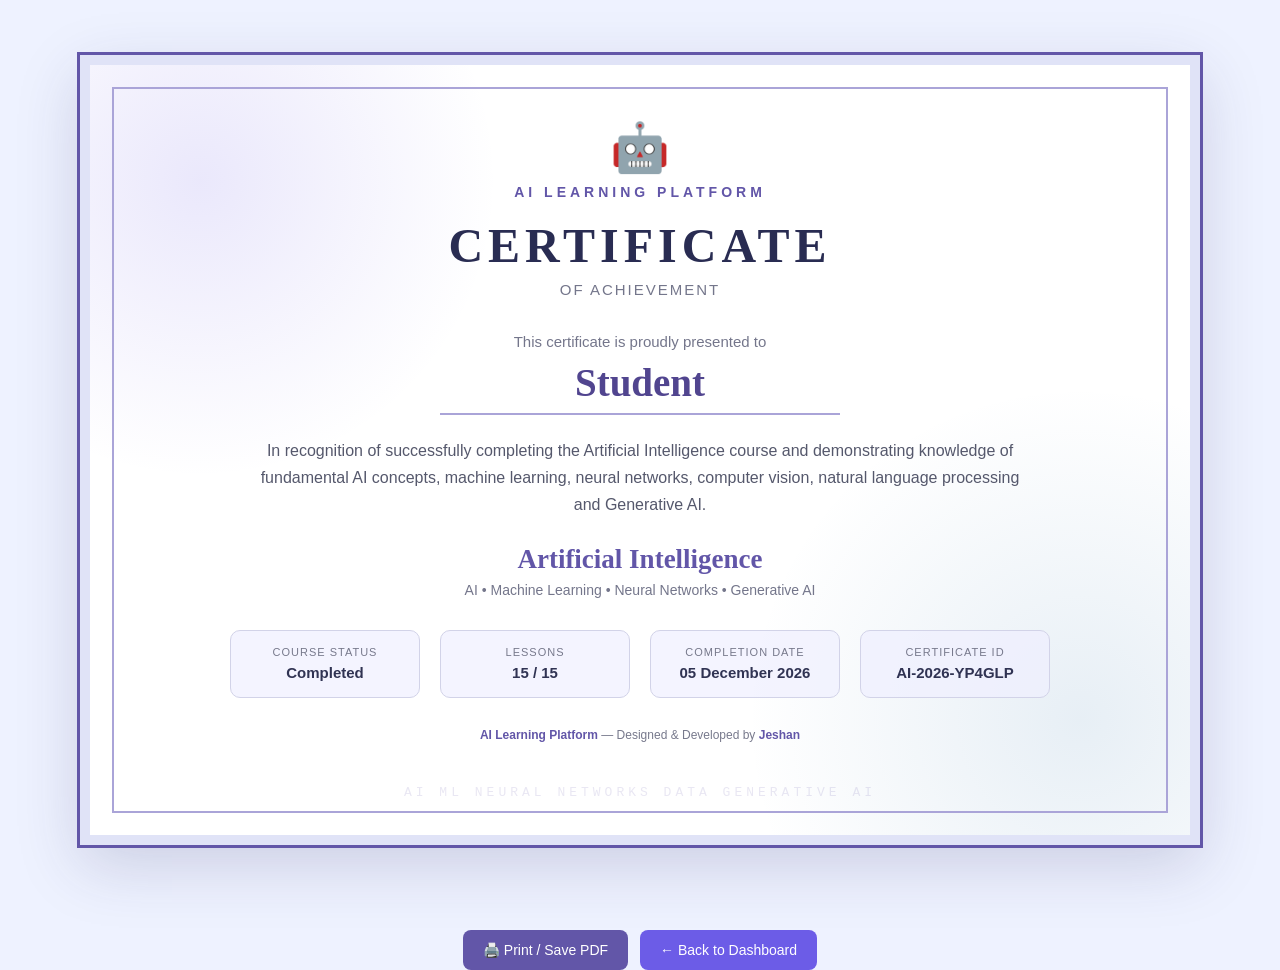
<file: Fronted/ai-certificate.html>
<!DOCTYPE html>
<html lang="en">
<head>
    <meta charset="UTF-8">
    <meta name="viewport" content="width=device-width, initial-scale=1.0">

    <title>AI Certificate | AI Learning Platform</title>

    <style>
        * {
            box-sizing: border-box;
            margin: 0;
            padding: 0;
        }

        body {
            font-family: Georgia, "Times New Roman", serif;
            background: #eef2ff;
            color: #20233f;
            min-height: 100vh;
        }

        /* ================= PAGE ================= */

        .page {
            min-height: 100vh;
            display: flex;
            align-items: center;
            justify-content: center;
            padding: 35px;
        }

        /* ================= CERTIFICATE ================= */

        .certificate {
            width: 1120px;
            min-height: 790px;
            position: relative;

            padding: 55px 70px;

            background:
                radial-gradient(
                    circle at 10% 15%,
                    rgba(108, 92, 231, 0.14),
                    transparent 25%
                ),
                radial-gradient(
                    circle at 90% 85%,
                    rgba(70, 130, 180, 0.13),
                    transparent 28%
                ),
                #ffffff;

            border: 10px solid #e0e3f7;
            outline: 3px solid #6256a8;

            box-shadow:
                0 20px 60px rgba(45, 42, 100, 0.18);

            text-align: center;
            overflow: hidden;
        }

        .certificate::before {
            content: "";
            position: absolute;
            inset: 22px;
            border: 2px solid #aaa4d8;
            pointer-events: none;
        }

        .certificate::after {
            content: "AI   ML   NEURAL NETWORKS   DATA   GENERATIVE AI";
            position: absolute;
            bottom: 35px;
            left: 0;
            right: 0;

            font-family: monospace;
            font-size: 13px;
            letter-spacing: 4px;

            color: rgba(98, 86, 168, 0.14);
        }

        /* ================= CONTENT ================= */

        .content {
            position: relative;
            z-index: 2;
        }

        .top-icon {
            font-size: 48px;
            margin-bottom: 8px;
        }

        .platform {
            font-family: Arial, Helvetica, sans-serif;
            font-size: 14px;
            letter-spacing: 4px;
            text-transform: uppercase;

            color: #6256a8;
            font-weight: bold;

            margin-bottom: 18px;
        }

        .title {
            font-size: 48px;
            letter-spacing: 5px;
            color: #292c52;

            margin-bottom: 8px;
            text-transform: uppercase;
        }

        .subtitle {
            font-family: Arial, Helvetica, sans-serif;
            font-size: 15px;
            color: #74768b;

            letter-spacing: 2px;
            margin-bottom: 35px;
        }

        .presented {
            font-family: Arial, Helvetica, sans-serif;
            color: #74768b;
            font-size: 15px;

            margin-bottom: 10px;
        }

        /* ================= NAME ================= */

        .student-name {
            font-size: 39px;
            color: #51458f;
            font-weight: bold;

            border-bottom: 2px solid #aaa4d8;

            display: inline-block;
            min-width: 400px;

            padding: 0 25px 8px;
            margin-bottom: 22px;
        }

        /* ================= DESCRIPTION ================= */

        .description {
            max-width: 770px;
            margin: auto;

            font-family: Arial, Helvetica, sans-serif;
            font-size: 16px;
            line-height: 1.7;

            color: #55586c;
        }

        /* ================= COURSE ================= */

        .course-name {
            margin-top: 25px;

            font-size: 27px;
            color: #6256a8;
            font-weight: bold;
        }

        .course-subtitle {
            font-family: Arial, Helvetica, sans-serif;

            margin-top: 7px;

            color: #74768b;
            font-size: 14px;
        }

        /* ================= DETAILS ================= */

        .details {
            display: flex;
            justify-content: center;
            gap: 20px;

            margin-top: 32px;
        }

        .detail-box {
            min-width: 190px;

            padding: 15px 20px;

            border: 1px solid #d2d3e8;

            background: rgba(240, 239, 255, 0.7);

            border-radius: 10px;
        }

        .detail-box span {
            display: block;

            font-family: Arial, Helvetica, sans-serif;

            font-size: 11px;
            color: #77798c;

            text-transform: uppercase;
            letter-spacing: 1px;

            margin-bottom: 6px;
        }

        .detail-box strong {
            font-family: Arial, Helvetica, sans-serif;

            font-size: 15px;
            color: #303353;
        }

        /* ================= FOOTER ================= */

        .certificate-footer {
            margin-top: 30px;

            font-family: Arial, Helvetica, sans-serif;

            color: #77798c;
            font-size: 12px;
        }

        .certificate-footer strong {
            color: #6256a8;
        }

        /* ================= BUTTONS ================= */

        .actions {
            margin-top: 30px;

            display: flex;
            justify-content: center;
            gap: 12px;

            font-family: Arial, Helvetica, sans-serif;
        }

        .actions button,
        .actions a {
            border: none;
            text-decoration: none;

            padding: 12px 20px;

            border-radius: 8px;

            cursor: pointer;

            font-size: 14px;

            transition: 0.25s;
        }

        .print-btn {
            background: #6256a8;
            color: white;
        }

        .dashboard-btn {
            background: #6c5ce7;
            color: white;
        }

        .actions button:hover,
        .actions a:hover {
            transform: translateY(-2px);
            opacity: 0.9;
        }

        /* ================= LOCKED ================= */

        .locked {
            max-width: 700px;

            margin: 80px auto;

            background: white;

            padding: 45px;

            border-radius: 18px;

            text-align: center;

            box-shadow:
                0 15px 45px rgba(0,0,0,0.1);

            border: 1px solid #d8d9ed;
        }

        .locked-icon {
            font-size: 60px;
            margin-bottom: 15px;
        }

        .locked h1 {
            color: #292c52;
            margin-bottom: 12px;
        }

        .locked p {
            font-family: Arial, Helvetica, sans-serif;

            color: #74768b;
            line-height: 1.7;
        }

        .locked a {
            display: inline-block;

            margin-top: 25px;

            background: #6c5ce7;
            color: white;

            padding: 12px 20px;

            text-decoration: none;

            border-radius: 8px;

            font-family: Arial, Helvetica, sans-serif;
        }

        /* ================= MOBILE ================= */

        @media (max-width: 850px) {

            .page {
                padding: 15px;
            }

            .certificate {
                width: 100%;
                min-height: auto;

                padding: 45px 25px;
            }

            .title {
                font-size: 32px;
                letter-spacing: 3px;
            }

            .student-name {
                font-size: 28px;
                min-width: 0;
            }

            .details {
                flex-direction: column;
                align-items: center;
            }

            .detail-box {
                width: 220px;
            }

            .actions {
                flex-direction: column;
            }

            .actions button,
            .actions a {
                width: 100%;
            }
        }

        /* ================= PRINT ================= */

        @media print {

            @page {
                size: A4 landscape;
                margin: 0;
            }

            body {
                background: white;
            }

            .page {
                padding: 0;
                min-height: auto;
            }

            .certificate {
                width: 297mm;
                height: 210mm;

                min-height: 210mm;

                border: 8px solid #e0e3f7;
                outline: 2px solid #6256a8;

                box-shadow: none;
            }

            .actions {
                display: none;
            }

            .certificate-footer {
                margin-top: 25px;
            }
        }
    </style>
</head>

<body>


    <!-- ================= PAGE ================= -->

    <div class="page">

        <div
            class="certificate"
            id="certificate">

            <div class="content">


                <!-- ICON -->

                <div class="top-icon">
                    🤖
                </div>


                <!-- PLATFORM -->

                <div class="platform">
                    AI Learning Platform
                </div>


                <!-- TITLE -->

                <h1 class="title">
                    Certificate
                </h1>


                <div class="subtitle">
                    OF ACHIEVEMENT
                </div>


                <!-- STUDENT -->

                <div class="presented">
                    This certificate is proudly presented to
                </div>


                <div
                    class="student-name"
                    id="studentName">
                    Student
                </div>


                <!-- DESCRIPTION -->

                <p class="description">
                    In recognition of successfully completing
                    the Artificial Intelligence course and
                    demonstrating knowledge of fundamental AI
                    concepts, machine learning, neural networks,
                    computer vision, natural language processing
                    and Generative AI.
                </p>


                <!-- COURSE -->

                <div class="course-name">
                    Artificial Intelligence
                </div>


                <div class="course-subtitle">
                    AI • Machine Learning • Neural Networks • Generative AI
                </div>


                <!-- DETAILS -->

                <div class="details">


                    <div class="detail-box">

                        <span>
                            Course Status
                        </span>

                        <strong>
                            Completed
                        </strong>

                    </div>


                    <div class="detail-box">

                        <span>
                            Lessons
                        </span>

                        <strong>
                            15 / 15
                        </strong>

                    </div>


                    <div class="detail-box">

                        <span>
                            Completion Date
                        </span>

                        <strong id="completionDate">
                            —
                        </strong>

                    </div>


                    <div class="detail-box">

                        <span>
                            Certificate ID
                        </span>

                        <strong id="certificateId">
                            AI-2026
                        </strong>

                    </div>


                </div>


                <!-- FOOTER -->

                <div class="certificate-footer">

                    <strong>
                        AI Learning Platform
                    </strong>

                    —

                    Designed & Developed by

                    <strong>
                        Jeshan
                    </strong>

                </div>

            </div>

        </div>

    </div>


    <!-- ================= ACTIONS ================= -->

    <div class="actions">

        <button
            class="print-btn"
            onclick="window.print()">

            🖨️ Print / Save PDF

        </button>


        <a
            href="dashboard.html"
            class="dashboard-btn">

            ← Back to Dashboard

        </a>

    </div>


    <!-- ================= JAVASCRIPT ================= -->

    <script>

        /* =====================================
           LOAD STUDENT NAME
        ===================================== */

        function loadStudentName() {

            const name =
                localStorage.getItem("studentName") ||
                localStorage.getItem("userName") ||
                localStorage.getItem("name") ||
                localStorage.getItem("username") ||
                "Student";


            document.getElementById(
                "studentName"
            ).textContent = name;

        }


        /* =====================================
           LOAD COMPLETION DATE
        ===================================== */

        function loadCompletionDate() {

            let savedDate =
                localStorage.getItem(
                    "aiCertificateDate"
                );


            if (!savedDate) {

                const today = new Date();


                savedDate =
                    today.toLocaleDateString(
                        "en-GB",
                        {
                            day: "2-digit",
                            month: "long",
                            year: "numeric"
                        }
                    );


                localStorage.setItem(
                    "aiCertificateDate",
                    savedDate
                );

            }


            document.getElementById(
                "completionDate"
            ).textContent = savedDate;

        }


        /* =====================================
           LOAD CERTIFICATE ID
        ===================================== */

        function loadCertificateId() {

            let id =
                localStorage.getItem(
                    "aiCertificateId"
                );


            if (!id) {

                id =
                    "AI-" +
                    new Date().getFullYear() +
                    "-" +
                    Math.random()
                        .toString(36)
                        .substring(2, 8)
                        .toUpperCase();


                localStorage.setItem(
                    "aiCertificateId",
                    id
                );

            }


            document.getElementById(
                "certificateId"
            ).textContent = id;

        }


        /* =====================================
           START
        ===================================== */

        loadStudentName();

        loadCompletionDate();

        loadCertificateId();

    </script>

</body>
</html>
</file>
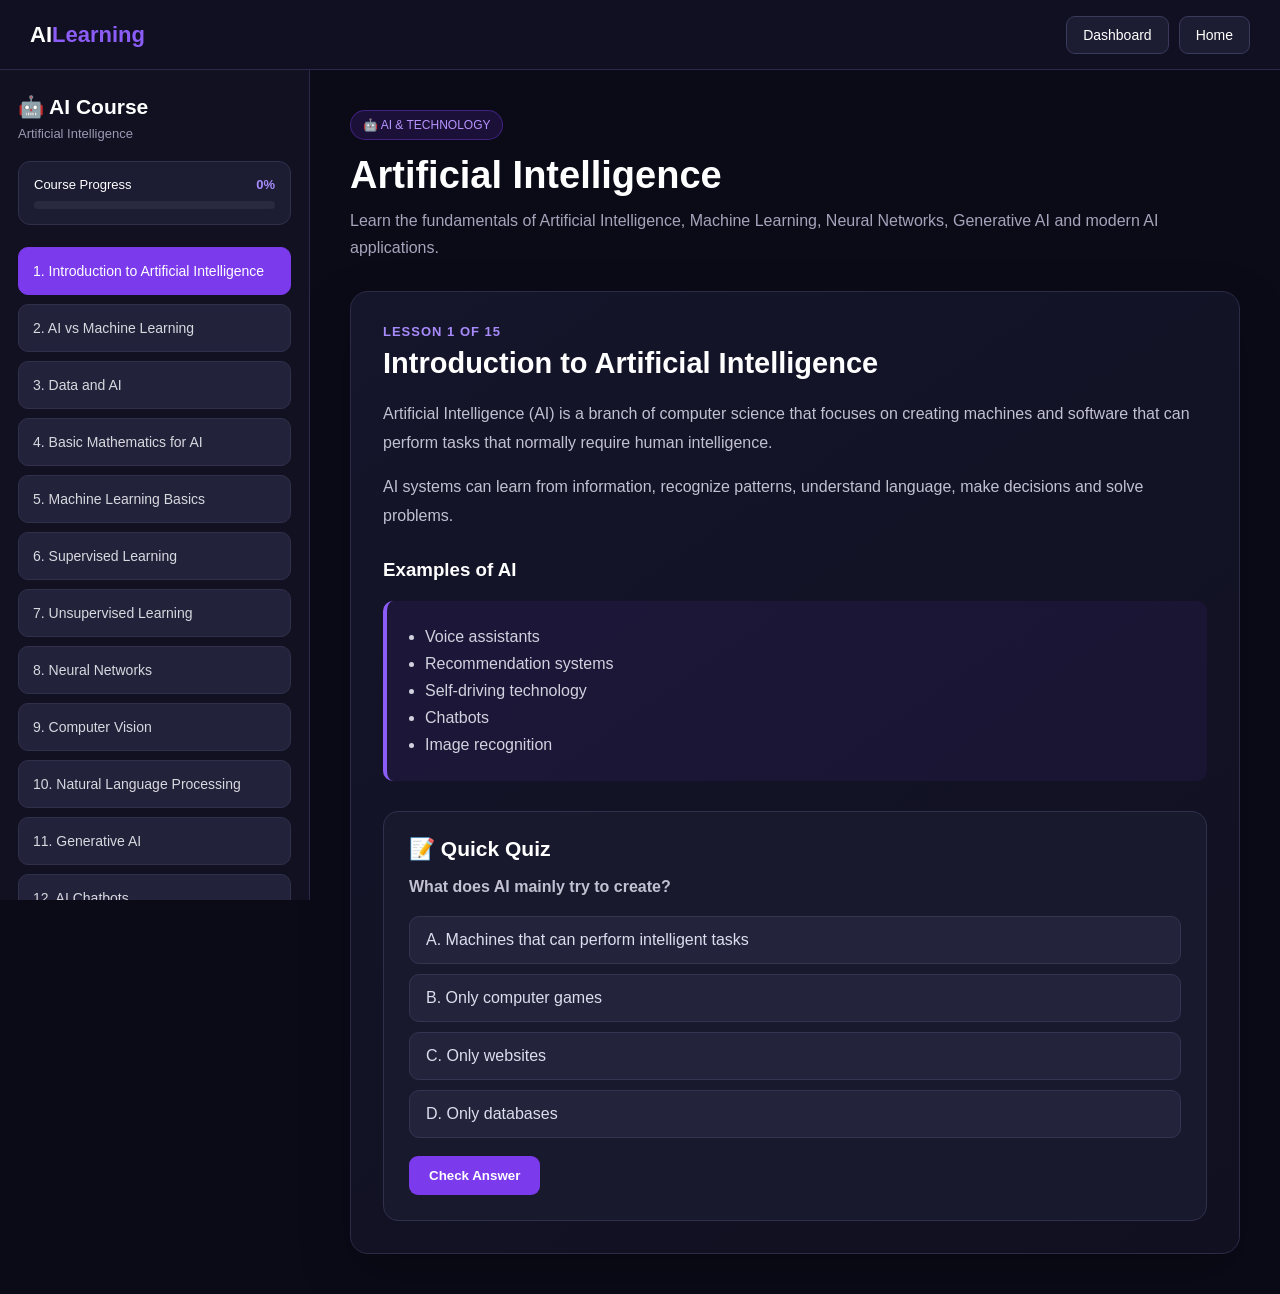
<file: Fronted/ai-course.html>
<!DOCTYPE html>
<html lang="en">

<head>

    <meta charset="UTF-8">

    <meta name="viewport"
          content="width=device-width, initial-scale=1.0">

    <title>AI Learning Course | AI Learning Platform</title>

    <style>

        * {
            box-sizing: border-box;
            margin: 0;
            padding: 0;
            font-family: Arial, Helvetica, sans-serif;
        }

        body {
            background: #0b0b18;
            color: #ffffff;
            min-height: 100vh;
        }

        /* =========================
           HEADER
        ========================== */

        header {
            height: 70px;
            padding: 0 30px;
            background: rgba(17, 17, 35, 0.95);
            border-bottom: 1px solid #29294a;

            display: flex;
            align-items: center;
            justify-content: space-between;

            position: sticky;
            top: 0;
            z-index: 1000;

            backdrop-filter: blur(12px);
        }

        .logo {
            font-size: 22px;
            font-weight: bold;
            color: #ffffff;
        }

        .logo span {
            color: #8b5cf6;
        }

        .header-buttons {
            display: flex;
            gap: 10px;
        }

        .header-btn {
            text-decoration: none;
            padding: 10px 16px;
            border-radius: 9px;

            color: white;
            border: 1px solid #3a3a5d;
            background: #1c1c32;

            transition: 0.3s;
            font-size: 14px;
        }

        .header-btn:hover {
            background: #8b5cf6;
            border-color: #8b5cf6;
            transform: translateY(-2px);
        }


        /* =========================
           MAIN LAYOUT
        ========================== */

        .course-layout {
            display: grid;
            grid-template-columns: 310px 1fr;

            min-height: calc(100vh - 70px);
        }


        /* =========================
           SIDEBAR
        ========================== */

        .sidebar {
            background: #111122;
            border-right: 1px solid #29294a;

            padding: 25px 18px;

            position: sticky;
            top: 70px;

            height: calc(100vh - 70px);

            overflow-y: auto;
        }

        .sidebar h2 {
            font-size: 21px;
            margin-bottom: 7px;
        }

        .sidebar-subtitle {
            color: #9999b2;
            font-size: 13px;
            margin-bottom: 20px;
        }


        /* =========================
           PROGRESS
        ========================== */

        .progress-container {
            background: #1c1c32;
            border: 1px solid #30304d;

            border-radius: 12px;
            padding: 15px;

            margin-bottom: 22px;
        }

        .progress-top {
            display: flex;
            justify-content: space-between;

            margin-bottom: 9px;

            font-size: 13px;
        }

        .progress-percent {
            color: #a78bfa;
            font-weight: bold;
        }

        .progress-bar {
            width: 100%;
            height: 8px;

            background: #292940;

            border-radius: 10px;

            overflow: hidden;
        }

        .progress-fill {
            width: 0%;
            height: 100%;

            background: linear-gradient(
                90deg,
                #7c3aed,
                #a855f7
            );

            border-radius: 10px;

            transition: width 0.4s ease;
        }


        /* =========================
           LESSON LIST
        ========================== */

        .lesson-list {
            display: flex;
            flex-direction: column;
        }

        .lesson {
            width: 100%;
            min-height: 48px;

            padding: 13px 14px;
            margin-bottom: 9px;

            border-radius: 10px;

            cursor: pointer;

            color: #d8d8df;

            background: #22223b;

            border: 1px solid #30304c;

            display: flex;
            align-items: center;

            transition: 0.2s ease;

            font-size: 14px;
            font-weight: 500;
        }

        .lesson:hover {
            background: #2c2c4a;
            border-color: #6d5ce7;

            transform: translateX(3px);
        }

        .lesson.active {
            background: #7c3aed;
            color: white;
            border-color: #7c3aed;
        }

        .lesson.completed {
            background: #22223b;
            color: #d8d8df;

            border: 1px solid #2ecc71;
        }

        .lesson.active.completed {
            background: #7c3aed;
            color: white;
            border-color: #7c3aed;
        }


        /* =========================
           CONTENT
        ========================== */

        .content {
            padding: 40px;

            max-width: 1000px;
            width: 100%;

            margin: auto;
        }

        .course-heading {
            margin-bottom: 30px;
        }

        .course-heading .tag {
            display: inline-block;

            padding: 7px 12px;

            background: rgba(124, 58, 237, 0.15);

            color: #b794ff;

            border: 1px solid rgba(124, 58, 237, 0.4);

            border-radius: 20px;

            font-size: 12px;

            margin-bottom: 14px;
        }

        .course-heading h1 {
            font-size: 38px;
            margin-bottom: 10px;
        }

        .course-heading p {
            color: #a4a4bb;
            line-height: 1.7;
        }


        /* =========================
           LESSON CARD
        ========================== */

        .lesson-card {
            background:
                linear-gradient(
                    145deg,
                    #15152b,
                    #101020
                );

            border: 1px solid #2b2b48;

            border-radius: 18px;

            padding: 32px;

            box-shadow:
                0 20px 50px rgba(0, 0, 0, 0.25);
        }

        .lesson-number {
            color: #a78bfa;

            font-size: 13px;
            font-weight: bold;

            margin-bottom: 8px;

            text-transform: uppercase;

            letter-spacing: 1px;
        }

        .lesson-card h2 {
            font-size: 29px;

            margin-bottom: 20px;
        }

        .lesson-card p {
            color: #c1c1d1;

            line-height: 1.8;

            margin-bottom: 15px;
        }

        .lesson-card h3 {
            margin-top: 28px;
            margin-bottom: 12px;

            color: #ffffff;
        }


        /* =========================
           CODE BOX
        ========================== */

        .code-box {
            background: #080810;

            border: 1px solid #303047;

            border-radius: 12px;

            padding: 20px;

            margin: 18px 0;

            overflow-x: auto;
        }

        .code-box pre {
            color: #c4b5fd;

            font-family: Consolas, monospace;

            line-height: 1.7;

            white-space: pre-wrap;
        }


        /* =========================
           KEY POINTS
        ========================== */

        .points {
            background: rgba(124, 58, 237, 0.08);

            border-left: 4px solid #8b5cf6;

            padding: 18px 20px;

            border-radius: 10px;

            margin-top: 20px;
        }

        .points li {
            color: #d2d2df;

            margin: 9px 0;

            margin-left: 18px;
        }


        /* =========================
           QUIZ
        ========================== */

        .quiz-box {
            margin-top: 30px;

            padding: 25px;

            border-radius: 15px;

            background: #19192e;

            border: 1px solid #30304c;
        }

        .quiz-box h3 {
            margin-top: 0;

            font-size: 21px;
        }

        .question {
            color: #eeeeff;

            margin-bottom: 18px;

            line-height: 1.6;
        }

        .options {
            display: flex;
            flex-direction: column;

            gap: 10px;
        }

        .option {
            padding: 14px 16px;

            background: #23233c;

            border: 1px solid #343452;

            border-radius: 10px;

            color: #dddded;

            cursor: pointer;

            transition: 0.25s;
        }

        .option:hover {
            background: #303052;

            border-color: #8b5cf6;
        }

        .option.selected {
            background: #33245e;

            border-color: #9b6cff;
        }

        .option.disabled {
            cursor: not-allowed;

            opacity: 0.65;
        }


        /* =========================
           BUTTONS
        ========================== */

        .submit-btn,
        .next-btn,
        .dashboard-btn,
        .certificate-btn {

            margin-top: 18px;

            padding: 12px 20px;

            border: none;

            border-radius: 9px;

            color: white;

            font-weight: bold;

            cursor: pointer;

            transition: 0.3s;
        }

        .submit-btn {
            background: #7c3aed;
        }

        .next-btn {
            background: #2563eb;
        }

        .dashboard-btn {
            background: #303047;
        }

        .certificate-btn {
            background:
                linear-gradient(
                    135deg,
                    #7c3aed,
                    #a855f7
                );

            padding: 14px 25px;

            font-size: 15px;
        }

        .submit-btn:hover,
        .next-btn:hover,
        .dashboard-btn:hover,
        .certificate-btn:hover {

            transform: translateY(-2px);

            opacity: 0.9;
        }

        .submit-btn:disabled {
            cursor: not-allowed;

            opacity: 0.5;

            transform: none;
        }


        /* =========================
           FEEDBACK
        ========================== */

        .feedback {
            margin-top: 15px;

            padding: 13px;

            border-radius: 9px;

            display: none;

            line-height: 1.5;
        }

        .feedback.correct {
            display: block;

            background: rgba(46, 204, 113, 0.12);

            border: 1px solid #2ecc71;

            color: #72f5a5;
        }

        .feedback.wrong {
            display: block;

            background: rgba(231, 76, 60, 0.12);

            border: 1px solid #e74c3c;

            color: #ff8f85;
        }


        /* =========================
           COMPLETED MESSAGE
        ========================== */

        .completed-message {
            margin-top: 18px;

            padding: 14px 16px;

            border-radius: 10px;

            background: rgba(46, 204, 113, 0.10);

            border: 1px solid #2ecc71;

            color: #72f5a5;

            line-height: 1.6;
        }


        /* =========================
           FINAL RESULT
        ========================== */

        .final-result {
            text-align: center;

            padding: 50px 20px;
        }

        .final-result h2 {
            font-size: 34px;

            color: #c4b5fd;

            margin-bottom: 15px;
        }

        .final-result p {
            color: #bdbdd0;
        }

        .final-score {
            font-size: 70px;

            font-weight: bold;

            margin: 25px 0;

            background:
                linear-gradient(
                    90deg,
                    #8b5cf6,
                    #c084fc
                );

            -webkit-background-clip: text;

            -webkit-text-fill-color: transparent;
        }


        /* =========================
           RESPONSIVE
        ========================== */

        @media (max-width: 850px) {

            .course-layout {
                grid-template-columns: 1fr;
            }

            .sidebar {
                position: relative;

                top: 0;

                height: auto;

                border-right: none;

                border-bottom: 1px solid #29294a;
            }

            .lesson-list {
                display: grid;

                grid-template-columns:
                    repeat(2, 1fr);

                gap: 8px;
            }

            .lesson {
                margin-bottom: 0;
            }

            .content {
                padding: 25px 18px;
            }

            .course-heading h1 {
                font-size: 30px;
            }
        }


        @media (max-width: 600px) {

            header {
                padding: 0 15px;
            }

            .logo {
                font-size: 18px;
            }

            .header-btn {
                padding: 8px 10px;

                font-size: 12px;
            }

            .lesson-list {
                grid-template-columns: 1fr;
            }

            .lesson-card {
                padding: 22px;
            }

            .lesson-card h2 {
                font-size: 24px;
            }

            .final-score {
                font-size: 55px;
            }
        }

    </style>

</head>


<body>


<!-- =========================
     HEADER
========================== -->

<header>

    <div class="logo">
        AI<span>Learning</span>
    </div>

    <div class="header-buttons">

        <a
            href="dashboard.html"
            class="header-btn"
        >
            Dashboard
        </a>

        <a
            href="index.html"
            class="header-btn"
        >
            Home
        </a>

    </div>

</header>


<!-- =========================
     MAIN COURSE LAYOUT
========================== -->

<div class="course-layout">


    <!-- =========================
         SIDEBAR
    ========================== -->

    <aside class="sidebar">

        <h2>
            🤖 AI Course
        </h2>

        <p class="sidebar-subtitle">
            Artificial Intelligence
        </p>


        <!-- PROGRESS -->

        <div class="progress-container">

            <div class="progress-top">

                <span>
                    Course Progress
                </span>

                <span
                    class="progress-percent"
                    id="progressPercent"
                >
                    0%
                </span>

            </div>


            <div class="progress-bar">

                <div
                    class="progress-fill"
                    id="progressFill"
                ></div>

            </div>

        </div>


        <!-- LESSON LIST -->

        <div
            class="lesson-list"
            id="lessonList"
        ></div>

    </aside>


    <!-- =========================
         MAIN CONTENT
    ========================== -->

    <main class="content">


        <div class="course-heading">

            <span class="tag">
                🤖 AI & TECHNOLOGY
            </span>

            <h1>
                Artificial Intelligence
            </h1>

            <p>
                Learn the fundamentals of Artificial Intelligence,
                Machine Learning, Neural Networks, Generative AI
                and modern AI applications.
            </p>

        </div>


        <div id="lessonContent"></div>


    </main>

</div>



<script>


/* ==========================================
   AI COURSE LESSON DATA
========================================== */

const lessons = [

    {
        id: 1,

        title:
            "Introduction to Artificial Intelligence",

        content: `

            <p>
                Artificial Intelligence (AI) is a branch of computer
                science that focuses on creating machines and software
                that can perform tasks that normally require human
                intelligence.
            </p>

            <p>
                AI systems can learn from information, recognize
                patterns, understand language, make decisions and
                solve problems.
            </p>

            <h3>
                Examples of AI
            </h3>

            <div class="points">

                <ul>

                    <li>Voice assistants</li>

                    <li>Recommendation systems</li>

                    <li>Self-driving technology</li>

                    <li>Chatbots</li>

                    <li>Image recognition</li>

                </ul>

            </div>

        `,

        question:
            "What does AI mainly try to create?",

        options: [

            "Machines that can perform intelligent tasks",

            "Only computer games",

            "Only websites",

            "Only databases"

        ],

        answer: 0
    },


    {
        id: 2,

        title:
            "AI vs Machine Learning",

        content: `

            <p>
                Artificial Intelligence is the larger concept of
                creating intelligent machines.
            </p>

            <p>
                Machine Learning is a subset of AI where computers
                learn patterns from data instead of being explicitly
                programmed for every situation.
            </p>

            <div class="code-box">

<pre>
AI
 └── Machine Learning
      └── Deep Learning
</pre>

            </div>

            <h3>
                Important Difference
            </h3>

            <p>
                AI is the overall field, while Machine Learning is
                one important approach used to build AI systems.
            </p>

        `,

        question:
            "Machine Learning is a subset of which field?",

        options: [

            "Artificial Intelligence",

            "HTML",

            "CSS",

            "Networking"

        ],

        answer: 0
    },


    {
        id: 3,

        title:
            "Data and AI",

        content: `

            <p>
                Data is one of the most important resources for
                modern AI systems.
            </p>

            <p>
                AI models use data to identify patterns and make
                predictions or decisions.
            </p>

            <h3>
                Types of Data
            </h3>

            <div class="points">

                <ul>

                    <li>Text data</li>

                    <li>Images</li>

                    <li>Audio</li>

                    <li>Video</li>

                    <li>Numbers and tables</li>

                </ul>

            </div>

            <p>
                Better quality data generally helps an AI system
                produce more useful results.
            </p>

        `,

        question:
            "Why is data important in AI?",

        options: [

            "AI systems can learn patterns from data",

            "Data is only used for decoration",

            "Data replaces computers",

            "Data creates websites automatically"

        ],

        answer: 0
    },


    {
        id: 4,

        title:
            "Basic Mathematics for AI",

        content: `

            <p>
                Mathematics provides the foundation for many AI
                and Machine Learning algorithms.
            </p>

            <h3>
                Important Areas
            </h3>

            <div class="points">

                <ul>

                    <li>Statistics</li>

                    <li>Probability</li>

                    <li>Linear algebra</li>

                    <li>Functions</li>

                    <li>Basic calculus</li>

                </ul>

            </div>

            <p>
                Understanding basic mathematics helps learners
                understand how AI models process and analyse data.
            </p>

        `,

        question:
            "Which mathematical area is commonly used in AI?",

        options: [

            "Statistics",

            "Painting",

            "Music theory only",

            "Typography only"

        ],

        answer: 0
    },


    {
        id: 5,

        title:
            "Machine Learning Basics",

        content: `

            <p>
                Machine Learning allows computers to learn patterns
                from examples and data.
            </p>

            <h3>
                Basic Machine Learning Process
            </h3>

            <div class="code-box">

<pre>
Collect Data
     ↓
Prepare Data
     ↓
Train Model
     ↓
Test Model
     ↓
Make Predictions
</pre>

            </div>

            <p>
                The trained model can then be used to make predictions
                on new data.
            </p>

        `,

        question:
            "What does a Machine Learning model learn from?",

        options: [

            "Data",

            "Only electricity",

            "Only HTML",

            "Only keyboard input"

        ],

        answer: 0
    },


    {
        id: 6,

        title:
            "Supervised Learning",

        content: `

            <p>
                Supervised Learning uses labelled training data.
                The model learns the relationship between input
                information and known outputs.
            </p>

            <h3>
                Examples
            </h3>

            <div class="points">

                <ul>

                    <li>Email spam detection</li>

                    <li>House price prediction</li>

                    <li>Image classification</li>

                </ul>

            </div>

            <p>
                During training, the model receives examples where
                the correct answer is already known.
            </p>

        `,

        question:
            "What type of data does supervised learning use?",

        options: [

            "Labelled data",

            "No data",

            "Only audio",

            "Only CSS"

        ],

        answer: 0
    },


    {
        id: 7,

        title:
            "Unsupervised Learning",

        content: `

            <p>
                Unsupervised Learning works with data that does not
                have predefined labels.
            </p>

            <p>
                The algorithm attempts to discover hidden structures
                and patterns within the data.
            </p>

            <h3>
                Example
            </h3>

            <p>
                A company can use clustering to group customers
                according to similar behaviour.
            </p>

        `,

        question:
            "Does unsupervised learning normally require labelled data?",

        options: [

            "No",

            "Yes, always",

            "Only HTML labels",

            "Only image labels"

        ],

        answer: 0
    },


    {
        id: 8,

        title:
            "Neural Networks",

        content: `

            <p>
                Neural Networks are computing models inspired by
                the way biological neurons process information.
            </p>

            <div class="code-box">

<pre>
Input Layer
     ↓
Hidden Layers
     ↓
Output Layer
</pre>

            </div>

            <p>
                Neural networks are widely used in image recognition,
                speech processing, language applications and many
                other AI tasks.
            </p>

        `,

        question:
            "What are the main layers of a basic neural network?",

        options: [

            "Input, Hidden and Output",

            "HTML, CSS and JavaScript",

            "Header, Body and Footer",

            "Start, Stop and Exit"

        ],

        answer: 0
    },


    {
        id: 9,

        title:
            "Computer Vision",

        content: `

            <p>
                Computer Vision is an area of AI that enables
                computers to analyse and understand visual
                information such as images and videos.
            </p>

            <h3>
                Applications
            </h3>

            <div class="points">

                <ul>

                    <li>Face recognition</li>

                    <li>Medical image analysis</li>

                    <li>Object detection</li>

                    <li>Autonomous vehicles</li>

                    <li>Security systems</li>

                </ul>

            </div>

        `,

        question:
            "What type of information does Computer Vision mainly process?",

        options: [

            "Images and videos",

            "Only passwords",

            "Only spreadsheets",

            "Only HTML files"

        ],

        answer: 0
    },


    {
        id: 10,

        title:
            "Natural Language Processing",

        content: `

            <p>
                Natural Language Processing (NLP) is a field of AI
                that focuses on enabling computers to understand,
                process and generate human language.
            </p>

            <h3>
                Examples
            </h3>

            <div class="points">

                <ul>

                    <li>Chatbots</li>

                    <li>Language translation</li>

                    <li>Text summarization</li>

                    <li>Speech recognition</li>

                    <li>Sentiment analysis</li>

                </ul>

            </div>

        `,

        question:
            "What does NLP mainly deal with?",

        options: [

            "Human language",

            "Computer hardware only",

            "Internet cables",

            "Computer screens"

        ],

        answer: 0
    },


    {
        id: 11,

        title:
            "Generative AI",

        content: `

            <p>
                Generative AI refers to AI systems that can create
                new content based on patterns learned from data.
            </p>

            <h3>
                Generative AI Can Create
            </h3>

            <div class="points">

                <ul>

                    <li>Text</li>

                    <li>Images</li>

                    <li>Audio</li>

                    <li>Video</li>

                    <li>Code</li>

                </ul>

            </div>

            <p>
                Generative AI is becoming an important technology
                across education, business, software development
                and creative industries.
            </p>

        `,

        question:
            "What can Generative AI create?",

        options: [

            "New content",

            "Only computer hardware",

            "Only electricity",

            "Only network cables"

        ],

        answer: 0
    },


    {
        id: 12,

        title:
            "AI Chatbots",

        content: `

            <p>
                AI chatbots are software applications that interact
                with users using natural language.
            </p>

            <p>
                Modern chatbots can answer questions, explain
                concepts, generate content and assist users with
                different tasks.
            </p>

            <h3>
                Common Components
            </h3>

            <div class="points">

                <ul>

                    <li>Natural Language Processing</li>

                    <li>Language models</li>

                    <li>Conversation management</li>

                    <li>Knowledge sources</li>

                </ul>

            </div>

        `,

        question:
            "What is the main purpose of an AI chatbot?",

        options: [

            "To communicate with users using natural language",

            "To replace the computer monitor",

            "To create electricity",

            "To repair keyboards"

        ],

        answer: 0
    },


    {
        id: 13,

        title:
            "AI Ethics and Responsible AI",

        content: `

            <p>
                Responsible AI focuses on developing and using
                artificial intelligence in a safe, fair and
                responsible way.
            </p>

            <h3>
                Important Principles
            </h3>

            <div class="points">

                <ul>

                    <li>Fairness</li>

                    <li>Privacy</li>

                    <li>Transparency</li>

                    <li>Security</li>

                    <li>Human oversight</li>

                </ul>

            </div>

            <p>
                Developers should consider the possible impact of
                AI systems on people and society.
            </p>

        `,

        question:
            "Which is an important Responsible AI principle?",

        options: [

            "Fairness",

            "Ignoring privacy",

            "Removing security",

            "Hiding all information"

        ],

        answer: 0
    },


    {
        id: 14,

        title:
            "AI Applications and Future",

        content: `

            <p>
                Artificial Intelligence is being used in many
                industries and its applications continue to grow.
            </p>

            <h3>
                Major Applications
            </h3>

            <div class="points">

                <ul>

                    <li>Healthcare</li>

                    <li>Education</li>

                    <li>Finance</li>

                    <li>Transportation</li>

                    <li>Cybersecurity</li>

                    <li>Entertainment</li>

                </ul>

            </div>

            <p>
                Future AI systems are expected to become more useful,
                efficient and integrated into everyday technology.
            </p>

        `,

        question:
            "Where can AI be used?",

        options: [

            "Many different industries",

            "Only schools",

            "Only games",

            "Only banks"

        ],

        answer: 0
    },


    {
        id: 15,

        title:
            "Final AI Challenge",

        content: `

            <p>
                🎉 Congratulations! You have reached the final
                lesson of the Artificial Intelligence course.
            </p>

            <p>
                You have explored AI fundamentals, Machine Learning,
                neural networks, Computer Vision, NLP, Generative AI
                and responsible AI.
            </p>

            <div class="points">

                <ul>

                    <li>Review the previous lessons.</li>

                    <li>Think about real-world AI applications.</li>

                    <li>Complete the final challenge.</li>

                    <li>Check your final course score.</li>

                </ul>

            </div>

        `,

        question:
            "Which technology is a major area of modern AI?",

        options: [

            "Machine Learning",

            "Paper printing only",

            "Manual typing only",

            "Traditional filing only"

        ],

        answer: 0
    }

];


/* ==========================================
   LOCAL STORAGE FUNCTIONS
========================================== */

function getCompletedLessons() {

    try {

        return JSON.parse(
            localStorage.getItem(
                "aiCompletedLessonIds"
            ) || "[]"
        );

    } catch (error) {

        return [];

    }

}


function getScores() {

    try {

        return JSON.parse(
            localStorage.getItem(
                "aiLessonScores"
            ) || "{}"
        );

    } catch (error) {

        return {};

    }

}


function saveCompletedLessons(data) {

    localStorage.setItem(
        "aiCompletedLessonIds",
        JSON.stringify(data)
    );

}


function saveScores(data) {

    localStorage.setItem(
        "aiLessonScores",
        JSON.stringify(data)
    );

}


/* ==========================================
   CERTIFICATE INFORMATION
========================================== */

function createCertificateDetails() {

    const completed =
        getCompletedLessons();

    if (completed.length !== lessons.length) {
        return;
    }


    /* Certificate date */

    if (!localStorage.getItem("aiCertificateDate")) {

        const today =
            new Date();

        const date =
            today.toLocaleDateString(
                "en-GB"
            );

        localStorage.setItem(
            "aiCertificateDate",
            date
        );

    }


    /* Certificate ID */

    if (!localStorage.getItem("aiCertificateId")) {

        const randomNumber =
            Math.floor(
                100000 +
                Math.random() * 900000
            );

        const certificateId =
            "AI-" + randomNumber;

        localStorage.setItem(
            "aiCertificateId",
            certificateId
        );

    }

}


/* ==========================================
   CURRENT LESSON
========================================== */

let currentLesson = 1;

let selectedAnswer = null;

let answeredCurrent = false;


/* ==========================================
   CREATE LESSON SIDEBAR
========================================== */

function renderLessonList() {

    const list =
        document.getElementById(
            "lessonList"
        );

    const completed =
        getCompletedLessons();

    list.innerHTML = "";


    lessons.forEach(lesson => {

        const button =
            document.createElement("div");

        button.className = "lesson";


        if (lesson.id === currentLesson) {

            button.classList.add(
                "active"
            );

        }


        if (
            completed.includes(
                lesson.id
            )
        ) {

            button.classList.add(
                "completed"
            );

        }


        button.textContent =
            completed.includes(lesson.id)

                ? "✓ Completed " +
                  lesson.id +
                  ". " +
                  lesson.title

                : lesson.id +
                  ". " +
                  lesson.title;


        button.onclick = function () {

            currentLesson =
                lesson.id;

            selectedAnswer =
                null;

            answeredCurrent =
                false;

            renderLessonList();

            renderLesson();

            window.scrollTo({
                top: 0,
                behavior: "smooth"
            });

        };


        list.appendChild(button);

    });

}


/* ==========================================
   UPDATE PROGRESS
========================================== */

function updateProgress() {

    const completed =
        getCompletedLessons();


    const percentage =
        Math.round(
            (
                completed.length /
                lessons.length
            ) * 100
        );


    document.getElementById(
        "progressPercent"
    ).textContent =
        percentage + "%";


    document.getElementById(
        "progressFill"
    ).style.width =
        percentage + "%";

}


/* ==========================================
   RENDER LESSON
========================================== */

function renderLesson() {

    const lesson =
        lessons.find(
            item =>
                item.id === currentLesson
        );


    if (!lesson) {
        return;
    }


    selectedAnswer = null;

    answeredCurrent = false;


    const completed =
        getCompletedLessons();


    const alreadyCompleted =
        completed.includes(
            lesson.id
        );


    const content =
        document.getElementById(
            "lessonContent"
        );


    content.innerHTML = `

        <div class="lesson-card">

            <div class="lesson-number">

                Lesson ${lesson.id}
                of ${lessons.length}

            </div>


            <h2>
                ${lesson.title}
            </h2>


            ${lesson.content}


            <div class="quiz-box">

                <h3>
                    📝 Quick Quiz
                </h3>


                <p class="question">

                    <strong>
                        ${lesson.question}
                    </strong>

                </p>


                <div
                    class="options"
                    id="options"
                >

                    ${lesson.options.map(
                        (option, index) => `

                            <div
                                class="option ${
                                    alreadyCompleted
                                        ? "disabled"
                                        : ""
                                }"
                                ${
                                    alreadyCompleted
                                        ? ""
                                        : `onclick="selectOption(${index})"`
                                }
                            >

                                ${String.fromCharCode(
                                    65 + index
                                )}.
                                ${option}

                            </div>

                    `
                    ).join("")}

                </div>


                ${
                    alreadyCompleted

                    ? `

                        <div class="completed-message">

                            ✓ This lesson has already
                            been completed successfully.

                            <br>

                            Your completion has been saved
                            and will not be counted again.

                        </div>

                        <button
                            class="next-btn"
                            onclick="nextLesson()"
                        >

                            ${
                                currentLesson ===
                                lessons.length

                                ? "View Final Result →"

                                : "Next Lesson →"
                            }

                        </button>

                    `

                    : `

                        <button
                            class="submit-btn"
                            id="submitButton"
                            onclick="checkAnswer()"
                        >

                            Check Answer

                        </button>

                        <div
                            id="feedback"
                            class="feedback"
                        ></div>

                    `
                }

            </div>

        </div>

    `;


    if (alreadyCompleted) {

        answeredCurrent = true;

    }

}


/* ==========================================
   SELECT ANSWER
========================================== */

function selectOption(index) {

    if (answeredCurrent) {
        return;
    }


    selectedAnswer =
        index;


    const options =
        document.querySelectorAll(
            ".option"
        );


    options.forEach(option => {

        option.classList.remove(
            "selected"
        );

    });


    if (options[index]) {

        options[index].classList.add(
            "selected"
        );

    }

}


/* ==========================================
   CHECK ANSWER
========================================== */

function checkAnswer() {

    if (answeredCurrent) {
        return;
    }


    const feedback =
        document.getElementById(
            "feedback"
        );


    if (!feedback) {
        return;
    }


    if (selectedAnswer === null) {

        feedback.textContent =
            "⚠️ Please select an answer first.";

        feedback.className =
            "feedback wrong";

        return;

    }


    const lesson =
        lessons.find(
            item =>
                item.id === currentLesson
        );


    if (!lesson) {
        return;
    }


    if (
        selectedAnswer ===
        lesson.answer
    ) {

        answeredCurrent = true;


        feedback.textContent =
            "🎉 Correct! Excellent work.";


        feedback.className =
            "feedback correct";


        const submitButton =
            document.getElementById(
                "submitButton"
            );


        if (submitButton) {

            submitButton.disabled =
                true;

        }


        completeLesson();

    }

    else {

        feedback.textContent =
            "❌ Incorrect. Please review the lesson and try again.";

        feedback.className =
            "feedback wrong";

    }

}


/* ==========================================
   COMPLETE LESSON
========================================== */

function completeLesson() {

    let completed =
        getCompletedLessons();


    let scores =
        getScores();


    /*
       IMPORTANT:
       Prevent duplicate completion.
    */

    if (
        completed.includes(
            currentLesson
        )
    ) {

        updateProgress();

        renderLessonList();

        return;

    }


    /*
       Add lesson only once.
    */

    completed.push(
        currentLesson
    );


    completed.sort(
        (a, b) => a - b
    );


    /*
       Every lesson currently
       gives 1 point.
    */

    scores[currentLesson] = 1;


    saveCompletedLessons(
        completed
    );


    saveScores(
        scores
    );


    updateProgress();

    renderLessonList();


    /*
       Create certificate information
       when all 15 lessons are done.
    */

    if (
        completed.length ===
        lessons.length
    ) {

        createCertificateDetails();


        setTimeout(
            () => {

                showFinalResult();

            },
            700
        );

    }

    else {

        /*
           Add Next Lesson button.
        */

        const quizBox =
            document.querySelector(
                ".quiz-box"
            );


        if (quizBox) {

            const existingNext =
                quizBox.querySelector(
                    ".next-btn"
                );


            if (!existingNext) {

                const button =
                    document.createElement(
                        "button"
                    );


                button.className =
                    "next-btn";


                button.textContent =
                    "Next Lesson →";


                button.onclick =
                    nextLesson;


                quizBox.appendChild(
                    button
                );

            }

        }

    }

}


/* ==========================================
   NEXT LESSON
========================================== */

function nextLesson() {

    if (
        currentLesson <
        lessons.length
    ) {

        currentLesson++;

        selectedAnswer =
            null;

        answeredCurrent =
            false;


        renderLessonList();

        renderLesson();


        window.scrollTo({

            top: 0,

            behavior: "smooth"

        });

    }

    else {

        showFinalResult();

    }

}


/* ==========================================
   FINAL RESULT
========================================== */

function showFinalResult() {

    const completed =
        getCompletedLessons();


    /*
       Only show final result after
       all lessons are complete.
    */

    if (
        completed.length !==
        lessons.length
    ) {

        return;

    }


    const scores =
        getScores();


    let totalScore = 0;


    for (
        let i = 1;
        i <= lessons.length;
        i++
    ) {

        if (
            scores[i] !== undefined
        ) {

            totalScore +=
                Number(
                    scores[i]
                );

        }

    }


    createCertificateDetails();


    let resultMessage = "";


    if (totalScore >= 13) {

        resultMessage =
            "Excellent! You have a strong understanding of Artificial Intelligence.";

    }

    else if (totalScore >= 10) {

        resultMessage =
            "Very Good! You have completed the AI learning path successfully.";

    }

    else if (totalScore >= 8) {

        resultMessage =
            "Good Work! Keep practising AI concepts to improve further.";

    }

    else {

        resultMessage =
            "Keep Practising! Review the lessons and strengthen your AI fundamentals.";

    }


    document.getElementById(
        "lessonContent"
    ).innerHTML = `

        <div class="lesson-card">

            <div class="final-result">

                <h2>
                    🎉 AI Course Completed!
                </h2>


                <p>
                    Congratulations!
                    You completed all
                    ${lessons.length}
                    AI lessons.
                </p>


                <div class="final-score">

                    ${totalScore}
                    /
                    ${lessons.length}

                </div>


                <p>
                    ${resultMessage}
                </p>


                <p style="margin-top:12px;">

                    Completed Lessons:

                    <strong>
                        ${completed.length}
                        /
                        ${lessons.length}
                    </strong>

                </p>


                <button
                    class="certificate-btn"
                    onclick="viewCertificate()"
                >

                    🏆 View AI Certificate

                </button>


                <br>


                <button
                    class="dashboard-btn"
                    onclick="goDashboard()"
                >

                    ← Go to Dashboard

                </button>

            </div>

        </div>

    `;

}


/* ==========================================
   CERTIFICATE
========================================== */

function viewCertificate() {

    const completed =
        getCompletedLessons();


    if (
        completed.length !==
        lessons.length
    ) {

        alert(
            "🔒 Please complete all 15 AI lessons to unlock your certificate."
        );

        return;

    }


    createCertificateDetails();


    window.location.href =
        "ai-certificate.html";

}


/* ==========================================
   DASHBOARD
========================================== */

function goDashboard() {

    window.location.href =
        "dashboard.html";

}


/* ==========================================
   INITIAL LOAD
========================================== */

function initializeCourse() {

    const completed =
        getCompletedLessons();


    updateProgress();

    renderLessonList();


    /*
       If course is already completed,
       create certificate information.
    */

    if (
        completed.length ===
        lessons.length
    ) {

        createCertificateDetails();

        renderLesson();

    }

    else {

        renderLesson();

    }

}


initializeCourse();

</script>


</body>

</html>
</file>
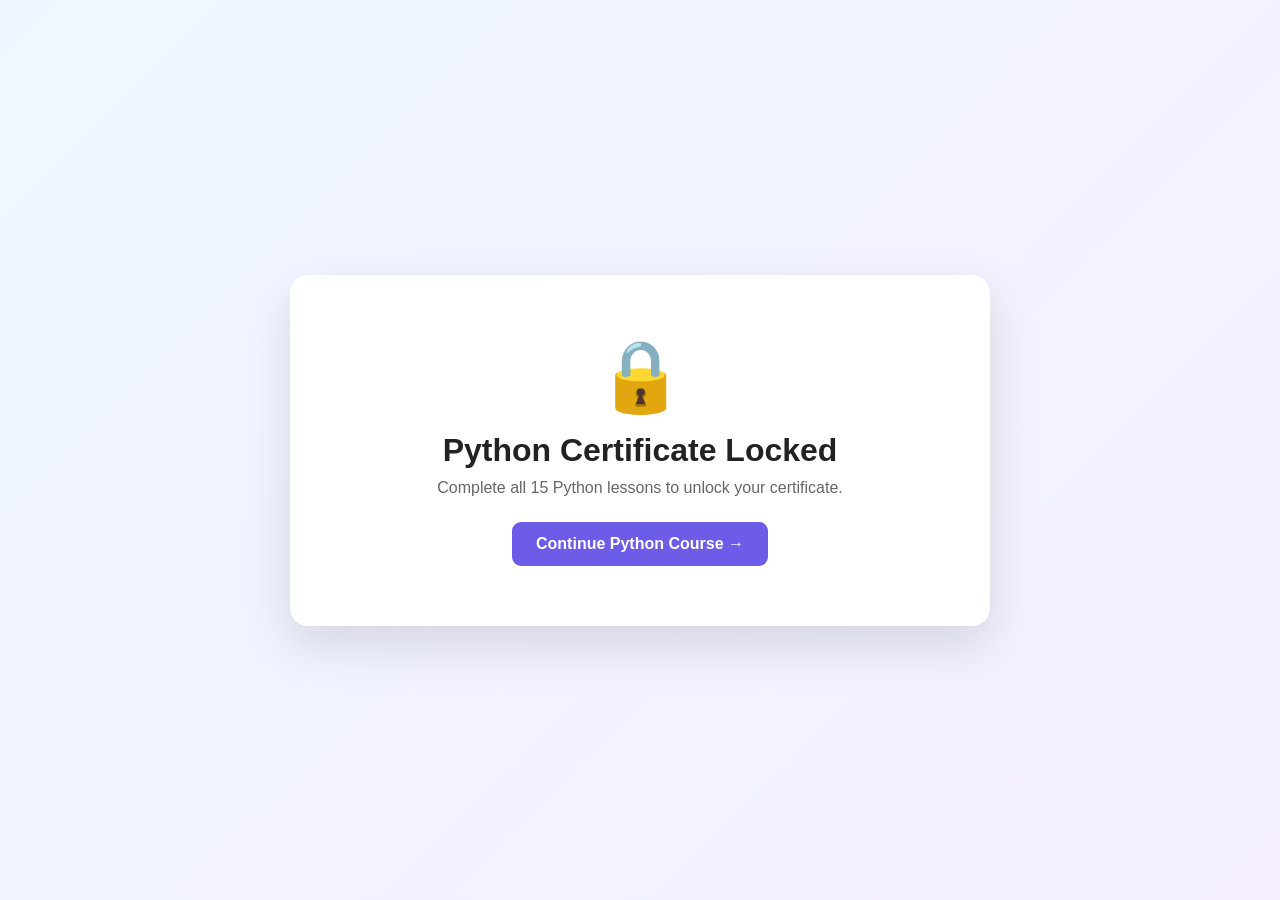
<file: Fronted/certificate.html>
<!DOCTYPE html>
<html lang="en">

<head>

<meta charset="UTF-8">

<meta
    name="viewport"
    content="width=device-width, initial-scale=1.0">

<title>
    Python Certificate | AI Learning Platform
</title>


<style>

* {
    box-sizing: border-box;
    margin: 0;
    padding: 0;
}


body {

    font-family:
        "Segoe UI",
        Arial,
        sans-serif;

    background:
        linear-gradient(
            135deg,
            #eef7ff,
            #f5efff
        );

    min-height: 100vh;

    display: flex;

    justify-content: center;

    align-items: center;

    padding: 30px;

    color: #222;

}


/* ================= CERTIFICATE ================= */

.certificate {

    position: relative;

    width: 100%;

    max-width: 1150px;

    min-height: 720px;

    background:
        linear-gradient(
            135deg,
            #eef8ff,
            #f8f2ff,
            #edf8ff
        );

    border: 12px solid #dcecff;

    outline:
        2px solid #6c5ce7;

    outline-offset: -22px;

    padding: 65px 75px;

    box-shadow:
        0 20px 60px
        rgba(50,50,100,0.15);

    overflow: hidden;

}


/* ================= DECORATION ================= */

.circle {

    position: absolute;

    border-radius: 50%;

    opacity: 0.35;

    pointer-events: none;

}


.circle.one {

    width: 220px;

    height: 220px;

    background: #cfe9ff;

    top: -100px;

    left: -80px;

}


.circle.two {

    width: 260px;

    height: 260px;

    background: #e3d8ff;

    bottom: -120px;

    right: -100px;

}


.circle.three {

    width: 100px;

    height: 100px;

    background: #d5f3ff;

    top: 40px;

    right: 80px;

}


.tech {

    position: absolute;

    color: #6c5ce7;

    opacity: 0.15;

    font-family: Consolas, monospace;

    font-weight: 700;

}


.tech.one {

    top: 130px;

    left: 35px;

    font-size: 42px;

}


.tech.two {

    top: 210px;

    right: 35px;

    font-size: 40px;

}


.tech.three {

    bottom: 120px;

    left: 50px;

    font-size: 35px;

}


.tech.four {

    bottom: 75px;

    right: 55px;

    font-size: 38px;

}


/* ================= CONTENT ================= */

.content {

    position: relative;

    z-index: 2;

    text-align: center;

}


.python-icon {

    font-size: 58px;

    margin-bottom: 10px;

}


.platform {

    font-size: 17px;

    font-weight: 800;

    letter-spacing: 3px;

    color: #555;

}


.small-title {

    margin-top: 20px;

    font-size: 18px;

    letter-spacing: 5px;

    color: #6c5ce7;

    font-weight: 700;

}


h1 {

    margin-top: 12px;

    font-size: 52px;

    letter-spacing: 3px;

    color: #25254d;

}


.subtitle {

    margin-top: 8px;

    font-size: 18px;

    color: #666;

}


.presented {

    margin-top: 40px;

    font-size: 15px;

    color: #666;

}


.student-name {

    margin-top: 12px;

    font-size: 42px;

    color: #6c5ce7;

    font-family: Georgia, serif;

    font-weight: 700;

    border-bottom: 2px solid #b8aef0;

    display: inline-block;

    padding: 0 45px 8px;

}


.description {

    max-width: 820px;

    margin:
        25px auto 0;

    line-height: 1.7;

    color: #4d4d5c;

    font-size: 15px;

}


.course-name {

    margin-top: 17px;

    font-size: 29px;

    font-weight: 800;

    color: #25254d;

}


.course-topics {

    margin-top: 8px;

    font-size: 14px;

    color: #6c5ce7;

    font-weight: 600;

    letter-spacing: 1px;

}


/* ================= DETAILS ================= */

.details {

    margin:
        32px auto 0;

    max-width: 850px;

    display: grid;

    grid-template-columns:
        repeat(4, 1fr);

    gap: 15px;

}


.detail {

    background:
        rgba(255,255,255,0.75);

    border:
        1px solid #d9d4ef;

    border-radius: 12px;

    padding: 14px 10px;

}


.detail-title {

    font-size: 11px;

    color: #777;

    text-transform: uppercase;

    letter-spacing: 1px;

}


.detail-value {

    margin-top: 5px;

    font-size: 15px;

    font-weight: 700;

    color: #29294d;

}


/* ================= FOOTER ================= */

.footer {

    margin-top: 30px;

    font-size: 13px;

    color: #777;

}


.developer {

    margin-top: 5px;

    font-weight: 700;

    color: #555;

}


/* ================= BUTTONS ================= */

.actions {

    margin-top: 23px;

    display: flex;

    justify-content: center;

    gap: 12px;

}


button,
.dashboard-btn {

    border: none;

    padding: 12px 22px;

    border-radius: 9px;

    font-size: 14px;

    font-weight: 700;

    cursor: pointer;

    text-decoration: none;

}


.print-btn {

    background: #6c5ce7;

    color: white;

}


.print-btn:hover {

    background: #5b4bd6;

}


.dashboard-btn {

    background: #e8e5ff;

    color: #5145b5;

}


/* ================= LOCKED ================= */

.locked {

    display: none;

    width: 100%;

    max-width: 700px;

    background: white;

    padding: 60px 30px;

    border-radius: 18px;

    text-align: center;

    box-shadow:
        0 20px 50px
        rgba(0,0,0,0.12);

}


.locked-icon {

    font-size: 70px;

}


.locked h2 {

    margin-top: 15px;

    font-size: 32px;

}


.locked p {

    margin-top: 10px;

    color: #666;

}


.continue-btn {

    display: inline-block;

    margin-top: 25px;

    padding: 13px 24px;

    background: #6c5ce7;

    color: white;

    border-radius: 9px;

    text-decoration: none;

    font-weight: 700;

}


/* ================= MOBILE ================= */

@media (max-width: 850px) {

    body {
        padding: 15px;
    }

    .certificate {
        padding: 55px 30px;
        min-height: auto;
    }

    h1 {
        font-size: 40px;
    }

    .student-name {
        font-size: 30px;
        padding-left: 15px;
        padding-right: 15px;
    }

    .details {
        grid-template-columns:
            repeat(2, 1fr);
    }

}


@media (max-width: 500px) {

    .certificate {
        padding: 45px 20px;
    }

    h1 {
        font-size: 31px;
    }

    .student-name {
        font-size: 25px;
    }

    .details {
        grid-template-columns: 1fr;
    }

    .actions {
        flex-direction: column;
    }

}


/* ================= PRINT ================= */

@media print {

    @page {
        size: A4 landscape;
        margin: 0;
    }

    body {
        padding: 0;
        background: white;
    }

    .certificate {
        max-width: none;
        width: 100%;
        min-height: 100vh;
        box-shadow: none;
    }

    .actions {
        display: none;
    }

}

</style>

</head>


<body>


<!-- ================= LOCKED ================= -->

<div
    class="locked"
    id="lockedBox">

    <div class="locked-icon">
        🔒
    </div>

    <h2>
        Python Certificate Locked
    </h2>

    <p>
        Complete all 15 Python lessons
        to unlock your certificate.
    </p>

    <a
        href="course.html"
        class="continue-btn">

        Continue Python Course →

    </a>

</div>


<!-- ================= CERTIFICATE ================= -->

<div
    class="certificate"
    id="certificateBox">


    <div class="circle one"></div>

    <div class="circle two"></div>

    <div class="circle three"></div>


    <div class="tech one">
        &lt;/&gt;
    </div>

    <div class="tech two">
        { }
    </div>

    <div class="tech three">
        0101
    </div>

    <div class="tech four">
        PY
    </div>


    <div class="content">


        <div class="python-icon">
            🐍
        </div>


        <div class="platform">
            AI LEARNING PLATFORM
        </div>


        <div class="small-title">
            CERTIFICATE OF ACHIEVEMENT
        </div>


        <h1>
            Certificate
        </h1>


        <div class="subtitle">
            Python Programming
        </div>


        <div class="presented">
            This certificate is proudly presented to
        </div>


        <div
            class="student-name"
            id="studentName">

            Student Name

        </div>


        <div class="description">

            This certificate is awarded in recognition
            of successfully completing the
            <strong>Python Programming Course</strong>,
            demonstrating knowledge and practical
            understanding of Python fundamentals,
            programming concepts, functions,
            data structures, exception handling,
            file handling, object-oriented programming
            and advanced Python concepts.

        </div>


        <div class="course-name">
            Python Programming
        </div>


        <div class="course-topics">

            PYTHON • PROGRAMMING • LOGIC • OOP •
            ADVANCED CONCEPTS

        </div>


        <div class="details">


            <div class="detail">

                <div class="detail-title">
                    Course Status
                </div>

                <div class="detail-value">
                    ✓ Completed
                </div>

            </div>


            <div class="detail">

                <div class="detail-title">
                    Lessons
                </div>

                <div class="detail-value">
                    15 / 15
                </div>

            </div>


            <div class="detail">

                <div class="detail-title">
                    Completion Date
                </div>

                <div
                    class="detail-value"
                    id="completionDate">

                    -

                </div>

            </div>


            <div class="detail">

                <div class="detail-title">
                    Certificate ID
                </div>

                <div
                    class="detail-value"
                    id="certificateId">

                    -

                </div>

            </div>


        </div>


        <div class="footer">

            <div>
                AI Learning Platform • Student Achievement
            </div>

            <div class="developer">
                Designed & Developed by
                <strong>Jeshan</strong>
            </div>

        </div>


        <div class="actions">


            <button
                class="print-btn"
                onclick="printCertificate()">

                🖨️ Print / Save PDF

            </button>


            <a
                href="dashboard.html"
                class="dashboard-btn">

                ← Back to Dashboard

            </a>


        </div>


    </div>

</div>


<script>

/* =========================
   SAFE JSON
========================= */

function readJSON(key, fallback) {

    try {

        const value =
            localStorage.getItem(key);

        return value
            ? JSON.parse(value)
            : fallback;

    } catch (error) {

        return fallback;

    }

}


/* =========================
   COMPLETED LESSONS
========================= */

function getCompletedLessons() {

    return readJSON(
        "pythonCompletedLessonIds",
        []
    );

}


/* =========================
   STUDENT NAME
========================= */

function getStudentName() {

    return (

        localStorage.getItem("studentName") ||

        localStorage.getItem("userName") ||

        localStorage.getItem("name") ||

        localStorage.getItem("username") ||

        "Student Name"

    );

}


/* =========================
   CERTIFICATE DATA
========================= */

function createCertificateDetails() {

    if (
        !localStorage.getItem(
            "pythonCertificateDate"
        )
    ) {

        localStorage.setItem(
            "pythonCertificateDate",
            new Date().toLocaleDateString()
        );

    }


    if (
        !localStorage.getItem(
            "pythonCertificateId"
        )
    ) {

        localStorage.setItem(
            "pythonCertificateId",
            "PY-" +
            Date.now()
                .toString()
                .slice(-8)
        );

    }

}


/* =========================
   LOAD
========================= */

function loadCertificate() {

    const completed =
        getCompletedLessons();


    const certificate =
        document.getElementById(
            "certificateBox"
        );

    const locked =
        document.getElementById(
            "lockedBox"
        );


    /* LOCK */

    if (completed.length < 15) {

        certificate.style.display =
            "none";

        locked.style.display =
            "block";

        return;

    }


    /* UNLOCK */

    createCertificateDetails();


    certificate.style.display =
        "block";

    locked.style.display =
        "none";


    document.getElementById(
        "studentName"
    ).textContent =
        getStudentName();


    document.getElementById(
        "completionDate"
    ).textContent =
        localStorage.getItem(
            "pythonCertificateDate"
        );


    document.getElementById(
        "certificateId"
    ).textContent =
        localStorage.getItem(
            "pythonCertificateId"
        );

}


/* =========================
   PRINT
========================= */

function printCertificate() {

    window.print();

}


/* =========================
   START
========================= */

loadCertificate();

</script>


</body>

</html>
</file>
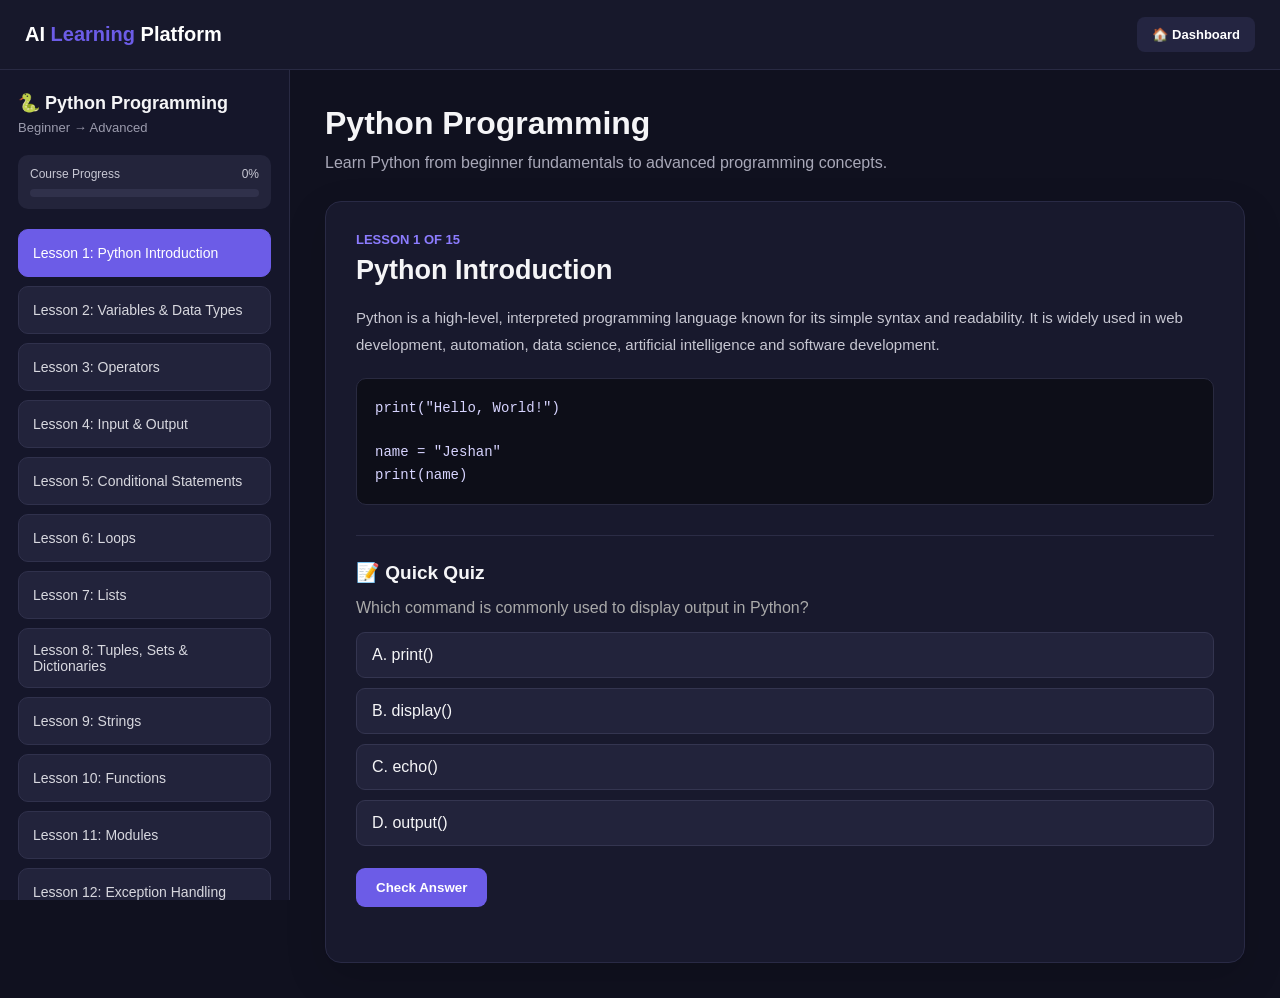
<file: Fronted/course.html>
<!DOCTYPE html>
<html lang="en">
<head>
<meta charset="UTF-8">
<meta name="viewport" content="width=device-width, initial-scale=1.0">

<title>Python Course | AI Learning Platform</title>

<style>

* {
    box-sizing: border-box;
    margin: 0;
    padding: 0;
}

body {
    font-family: "Segoe UI", Arial, sans-serif;
    background: #10111f;
    color: #f5f5f7;
}

/* ================= HEADER ================= */

header {
    height: 70px;
    background: #17182b;
    border-bottom: 1px solid #292a43;

    display: flex;
    align-items: center;
    justify-content: space-between;

    padding: 0 25px;

    position: sticky;
    top: 0;
    z-index: 100;
}

.logo {
    font-size: 20px;
    font-weight: 800;
    color: #ffffff;
}

.logo span {
    color: #6c5ce7;
}

.header-right {
    display: flex;
    gap: 10px;
}

.header-btn {
    border: none;
    background: #242541;
    color: white;

    padding: 10px 15px;
    border-radius: 8px;

    cursor: pointer;
    text-decoration: none;

    font-size: 13px;
    font-weight: 600;
}

.header-btn:hover {
    background: #6c5ce7;
}

/* ================= LAYOUT ================= */

.layout {
    display: flex;
    min-height: calc(100vh - 70px);
}

/* ================= SIDEBAR ================= */

.sidebar {
    width: 290px;
    background: #15162a;
    border-right: 1px solid #292a43;

    padding: 22px 18px;

    position: sticky;
    top: 70px;

    height: calc(100vh - 70px);
    overflow-y: auto;
}

.sidebar-title {
    font-size: 18px;
    font-weight: 800;
    margin-bottom: 6px;
}

.sidebar-subtitle {
    color: #9b9bad;
    font-size: 13px;
    margin-bottom: 20px;
}

.progress-container {
    background: #23243b;
    border-radius: 10px;
    padding: 12px;
    margin-bottom: 20px;
}

.progress-top {
    display: flex;
    justify-content: space-between;
    font-size: 12px;
    color: #c8c8d4;
    margin-bottom: 8px;
}

.progress-bar {
    width: 100%;
    height: 8px;
    background: #30314b;
    border-radius: 20px;
    overflow: hidden;
}

.progress-fill {
    width: 0%;
    height: 100%;
    background: #6c5ce7;
    border-radius: 20px;
    transition: width 0.4s ease;
}

/* ================= LESSON BUTTON ================= */

.lesson {
    width: 100%;
    min-height: 48px;

    padding: 13px 14px;
    margin-bottom: 9px;

    border-radius: 10px;

    cursor: pointer;

    color: #d8d8df;
    background: #22233b;

    border: 1px solid #30314c;

    display: flex;
    align-items: center;

    transition: 0.2s ease;

    font-size: 14px;
    font-weight: 500;
}

.lesson:hover {
    background: #2c2d49;
    border-color: #45466b;
}

.lesson.active {
    background: #6c5ce7;
    color: white;
    border-color: #6c5ce7;
}

.lesson.completed {
    background: #22233b;
    color: #d8d8df;
    border: 1px solid #2ecc71;
}

.lesson.active.completed {
    background: #6c5ce7;
    color: white;
    border-color: #6c5ce7;
}

/* ================= MAIN ================= */

.main {
    flex: 1;
    padding: 35px;
    max-width: 1100px;
    margin: auto;
    width: 100%;
}

.course-heading {
    margin-bottom: 25px;
}

.course-heading h1 {
    font-size: 32px;
    margin-bottom: 8px;
}

.course-heading p {
    color: #a8a8b8;
    line-height: 1.6;
}

/* ================= LESSON CARD ================= */

.lesson-card {
    background: #18192d;

    border: 1px solid #292a45;
    border-radius: 16px;

    padding: 30px;

    box-shadow: 0 15px 40px rgba(0,0,0,0.15);

    animation: fadeIn 0.35s ease;
}

@keyframes fadeIn {

    from {
        opacity: 0;
        transform: translateY(10px);
    }

    to {
        opacity: 1;
        transform: translateY(0);
    }

}

.lesson-number {
    color: #8c7cff;
    font-size: 13px;
    font-weight: 700;

    margin-bottom: 8px;
}

.lesson-card h2 {
    font-size: 27px;
    margin-bottom: 18px;
}

.explanation {
    color: #c7c7d2;
    line-height: 1.8;
    font-size: 15px;
}

/* ================= CODE ================= */

.code-box {
    background: #0d0e18;

    border: 1px solid #292a40;
    border-radius: 10px;

    padding: 18px;

    margin: 20px 0;

    overflow-x: auto;
}

.code-box pre {
    color: #d7d4ff;
    font-family: Consolas, monospace;
    font-size: 14px;
    line-height: 1.6;
}

/* ================= QUIZ ================= */

.quiz {
    margin-top: 30px;

    padding-top: 25px;

    border-top: 1px solid #2b2c45;
}

.quiz h3 {
    font-size: 19px;
    margin-bottom: 15px;
}

.option {
    background: #22233b;
    border: 1px solid #343550;

    border-radius: 9px;

    padding: 13px 15px;

    margin-bottom: 10px;

    cursor: pointer;

    transition: 0.2s ease;
}

.option:hover {
    border-color: #6c5ce7;
}

.option.selected {
    border-color: #6c5ce7;
    background: #2c2a50;
}

.option.correct {
    border-color: #2ecc71;
    background: #173722;
}

.option.wrong {
    border-color: #e74c3c;
    background: #3b1c1a;
}

.check-btn {
    margin-top: 12px;

    background: #6c5ce7;
    color: white;

    border: none;

    padding: 12px 20px;

    border-radius: 9px;

    cursor: pointer;

    font-weight: 700;
}

.check-btn:hover {
    background: #5b4bd6;
}

.feedback {
    margin-top: 15px;

    padding: 12px 15px;

    border-radius: 9px;

    display: none;

    font-size: 14px;
}

.feedback.correct-feedback {
    display: block;
    background: #15351f;
    color: #63e68a;
    border: 1px solid #26783d;
}

.feedback.wrong-feedback {
    display: block;
    background: #3b1b19;
    color: #ff8075;
    border: 1px solid #8d342c;
}

/* ================= NEXT BUTTON ================= */

.next-container {
    margin-top: 25px;
    display: flex;
    justify-content: flex-end;
}

.next-btn {
    border: none;

    background: #6c5ce7;
    color: white;

    padding: 12px 20px;

    border-radius: 9px;

    cursor: pointer;

    font-weight: 700;
}

.next-btn:hover {
    background: #5b4bd6;
}

/* ================= FINAL RESULT ================= */

.final-result {
    text-align: center;

    padding: 45px 25px;

    background: #18192d;

    border: 1px solid #292a45;

    border-radius: 16px;
}

.final-result .emoji {
    font-size: 60px;
}

.final-result h2 {
    margin-top: 15px;
    font-size: 30px;
}

.final-result p {
    margin-top: 10px;
    color: #aaaabd;
}

.certificate-btn {
    display: inline-block;

    margin-top: 25px;

    padding: 13px 22px;

    border-radius: 9px;

    background: #2ecc71;
    color: white;

    text-decoration: none;

    font-weight: 700;
}

.certificate-btn:hover {
    background: #27ae60;
}

.dashboard-btn {
    display: inline-block;

    margin-top: 12px;

    padding: 12px 20px;

    border-radius: 9px;

    background: #292a45;
    color: white;

    text-decoration: none;

    font-weight: 600;
}

/* ================= MOBILE ================= */

@media (max-width: 800px) {

    .layout {
        flex-direction: column;
    }

    .sidebar {
        width: 100%;
        height: auto;
        position: relative;
        top: 0;
    }

    .main {
        padding: 20px;
    }

    .lesson-card {
        padding: 22px;
    }

    .course-heading h1 {
        font-size: 26px;
    }

    .details {
        grid-template-columns: 1fr;
    }

}

</style>
</head>


<body>

<!-- ================= HEADER ================= -->

<header>

    <div class="logo">
        AI <span>Learning</span> Platform
    </div>

    <div class="header-right">

        <a href="dashboard.html" class="header-btn">
            🏠 Dashboard
        </a>

    </div>

</header>


<!-- ================= MAIN LAYOUT ================= -->

<div class="layout">


    <!-- SIDEBAR -->

    <aside class="sidebar">

        <div class="sidebar-title">
            🐍 Python Programming
        </div>

        <div class="sidebar-subtitle">
            Beginner → Advanced
        </div>


        <div class="progress-container">

            <div class="progress-top">

                <span>Course Progress</span>

                <span id="progressText">
                    0%
                </span>

            </div>

            <div class="progress-bar">

                <div
                    class="progress-fill"
                    id="progressFill">
                </div>

            </div>

        </div>


        <div id="lessonList"></div>

    </aside>


    <!-- MAIN -->

    <main class="main">

        <div class="course-heading">

            <h1>
                Python Programming
            </h1>

            <p>
                Learn Python from beginner fundamentals
                to advanced programming concepts.
            </p>

        </div>


        <div id="lessonArea"></div>

    </main>

</div>


<script>

/* =====================================================
   PYTHON COURSE DATA
===================================================== */

const lessons = [

    {
        title: "Python Introduction",
        explanation:
            "Python is a high-level, interpreted programming language known for its simple syntax and readability. It is widely used in web development, automation, data science, artificial intelligence and software development.",
        code:
`print("Hello, World!")

name = "Jeshan"
print(name)`,
        question: "Which command is commonly used to display output in Python?",
        options: [
            "print()",
            "display()",
            "echo()",
            "output()"
        ],
        answer: 0
    },


    {
        title: "Variables & Data Types",
        explanation:
            "Variables are used to store data in Python. Python supports data types such as strings, integers, floating-point numbers and booleans.",
        code:
`name = "Jeshan"
age = 20
height = 5.8
student = True

print(name)
print(age)`,
        question: "Which data type is used for True or False?",
        options: [
            "String",
            "Integer",
            "Boolean",
            "Float"
        ],
        answer: 2
    },


    {
        title: "Operators",
        explanation:
            "Operators are symbols used to perform operations on values. Python supports arithmetic, comparison, logical and assignment operators.",
        code:
`a = 10
b = 5

print(a + b)
print(a - b)
print(a * b)
print(a / b)`,
        question: "Which operator is used for multiplication?",
        options: [
            "+",
            "-",
            "*",
            "/"
        ],
        answer: 2
    },


    {
        title: "Input & Output",
        explanation:
            "The input() function is used to receive information from the user. The print() function displays information on the screen.",
        code:
`name = input("Enter your name: ")

print("Hello", name)`,
        question: "Which function receives input from a user?",
        options: [
            "get()",
            "input()",
            "read()",
            "scan()"
        ],
        answer: 1
    },


    {
        title: "Conditional Statements",
        explanation:
            "Conditional statements allow a program to make decisions. Python uses if, elif and else statements.",
        code:
`age = 18

if age >= 18:
    print("Adult")
else:
    print("Minor")`,
        question: "Which keyword is used to test a condition?",
        options: [
            "if",
            "check",
            "when",
            "condition"
        ],
        answer: 0
    },


    {
        title: "Loops",
        explanation:
            "Loops are used to repeat a block of code. Python provides for and while loops.",
        code:
`for i in range(5):
    print(i)`,
        question: "Which loop is commonly used to iterate over a sequence?",
        options: [
            "repeat",
            "for",
            "loop",
            "iterate"
        ],
        answer: 1
    },


    {
        title: "Lists",
        explanation:
            "A list is an ordered and mutable collection of items. Lists can contain multiple values.",
        code:
`fruits = ["Apple", "Banana", "Orange"]

print(fruits[0])
fruits.append("Mango")`,
        question: "Which method adds an item to the end of a list?",
        options: [
            "add()",
            "insertEnd()",
            "append()",
            "push()"
        ],
        answer: 2
    },


    {
        title: "Tuples, Sets & Dictionaries",
        explanation:
            "Tuples are ordered and immutable. Sets store unique values. Dictionaries store data using key-value pairs.",
        code:
`numbers = (1, 2, 3)

unique = {1, 2, 3}

student = {
    "name": "Jeshan",
    "age": 20
}`,
        question: "Which Python structure stores key-value pairs?",
        options: [
            "List",
            "Tuple",
            "Set",
            "Dictionary"
        ],
        answer: 3
    },


    {
        title: "Strings",
        explanation:
            "Strings are sequences of characters. Python provides many useful methods for working with text.",
        code:
`text = "Python Programming"

print(text.upper())
print(text.lower())
print(len(text))`,
        question: "Which function returns the length of a string?",
        options: [
            "size()",
            "length()",
            "len()",
            "count()"
        ],
        answer: 2
    },


    {
        title: "Functions",
        explanation:
            "Functions are reusable blocks of code. They are defined using the def keyword.",
        code:
`def greet(name):
    return "Hello " + name

message = greet("Jeshan")
print(message)`,
        question: "Which keyword defines a function?",
        options: [
            "function",
            "def",
            "func",
            "define"
        ],
        answer: 1
    },


    {
        title: "Modules",
        explanation:
            "Modules allow developers to organize and reuse Python code. Python provides many built-in modules.",
        code:
`import math

print(math.sqrt(25))
print(math.pi)`,
        question: "Which keyword is used to import a module?",
        options: [
            "include",
            "require",
            "import",
            "module"
        ],
        answer: 2
    },


    {
        title: "Exception Handling",
        explanation:
            "Exception handling prevents programs from crashing when errors occur. Python uses try, except, else and finally.",
        code:
`try:
    number = int(input("Enter number: "))
    print(10 / number)

except ZeroDivisionError:
    print("Cannot divide by zero")`,
        question: "Which keyword handles an exception?",
        options: [
            "error",
            "except",
            "catch",
            "handle"
        ],
        answer: 1
    },


    {
        title: "File Handling",
        explanation:
            "Python can read and write files using the open() function. Common modes include r, w and a.",
        code:
`file = open("data.txt", "w")

file.write("Python Learning")

file.close()`,
        question: "Which function is used to open a file?",
        options: [
            "file()",
            "open()",
            "read()",
            "load()"
        ],
        answer: 1
    },


    {
        title: "Object-Oriented Programming",
        explanation:
            "Object-Oriented Programming organizes programs using classes and objects. Python supports concepts such as inheritance, encapsulation and polymorphism.",
        code:
`class Student:

    def __init__(self, name):
        self.name = name

    def show(self):
        print(self.name)

student = Student("Jeshan")
student.show()`,
        question: "Which keyword is used to create a class?",
        options: [
            "object",
            "class",
            "define",
            "struct"
        ],
        answer: 1
    },


    {
        title: "Final Python Challenge",
        explanation:
            "This final lesson combines Python concepts including variables, conditions, loops, functions and data structures. Completing this challenge demonstrates your overall Python learning.",
        code:
`def check_number(number):

    if number % 2 == 0:
        return "Even"
    else:
        return "Odd"

for number in range(1, 6):
    print(number, check_number(number))`,
        question: "What does the % operator return?",
        options: [
            "Division result",
            "Remainder",
            "Power",
            "Percentage"
        ],
        answer: 1
    }

];


/* =====================================================
   CURRENT LESSON
===================================================== */

let currentLesson = 1;

let selectedOption = null;

let answeredCurrent = false;


/* =====================================================
   SAFE LOCAL STORAGE
===================================================== */

function readJSON(key, fallback) {

    try {

        const value = localStorage.getItem(key);

        return value ? JSON.parse(value) : fallback;

    } catch (error) {

        return fallback;

    }

}


function getCompletedLessons() {

    return readJSON(
        "pythonCompletedLessonIds",
        []
    );

}


function getScores() {

    return readJSON(
        "pythonLessonScores",
        {}
    );

}


/* =====================================================
   CERTIFICATE DATA
===================================================== */

function createPythonCertificateDetails() {

    if (!localStorage.getItem("pythonCertificateDate")) {

        localStorage.setItem(
            "pythonCertificateDate",
            new Date().toLocaleDateString()
        );

    }


    if (!localStorage.getItem("pythonCertificateId")) {

        localStorage.setItem(
            "pythonCertificateId",
            "PY-" + Date.now().toString().slice(-8)
        );

    }

}


/* =====================================================
   LESSON LIST
===================================================== */

function renderLessonList() {

    const list =
        document.getElementById("lessonList");

    const completed =
        getCompletedLessons();

    list.innerHTML = "";


    lessons.forEach((lesson, index) => {

        const lessonNumber = index + 1;

        const button =
            document.createElement("div");

        button.className = "lesson";


        if (lessonNumber === currentLesson) {

            button.classList.add("active");

        }


        if (completed.includes(lessonNumber)) {

            button.classList.add("completed");

        }


        button.innerHTML =
            completed.includes(lessonNumber)

            ? `✓ Lesson ${lessonNumber}: ${lesson.title}`

            : `Lesson ${lessonNumber}: ${lesson.title}`;


        button.onclick = function() {

            currentLesson = lessonNumber;

            selectedOption = null;

            answeredCurrent = false;

            renderLessonList();

            renderLesson();

            window.scrollTo({
                top: 0,
                behavior: "smooth"
            });

        };


        list.appendChild(button);

    });

}


/* =====================================================
   PROGRESS
===================================================== */

function updateProgress() {

    const completed =
        getCompletedLessons();

    const percentage =
        Math.round(
            (completed.length / lessons.length) * 100
        );


    document.getElementById(
        "progressText"
    ).textContent =
        percentage + "%";


    document.getElementById(
        "progressFill"
    ).style.width =
        percentage + "%";

}


/* =====================================================
   RENDER LESSON
===================================================== */

function renderLesson() {

    const area =
        document.getElementById("lessonArea");

    const lesson =
        lessons[currentLesson - 1];

    const completed =
        getCompletedLessons();

    selectedOption = null;

    answeredCurrent = false;


    area.innerHTML = `

        <div class="lesson-card">

            <div class="lesson-number">
                LESSON ${currentLesson} OF ${lessons.length}
            </div>

            <h2>
                ${lesson.title}
            </h2>

            <div class="explanation">
                ${lesson.explanation}
            </div>

            <div class="code-box">
                <pre>${escapeHTML(lesson.code)}</pre>
            </div>


            <div class="quiz">

                <h3>
                    📝 Quick Quiz
                </h3>

                <p style="color:#aaa;margin-bottom:15px;">
                    ${lesson.question}
                </p>


                <div id="options">

                    ${lesson.options.map((option, index) => `

                        <div
                            class="option"
                            data-index="${index}"
                            onclick="selectOption(${index})">

                            ${String.fromCharCode(65 + index)}.
                            ${option}

                        </div>

                    `).join("")}

                </div>


                <button
                    class="check-btn"
                    onclick="checkAnswer()">

                    Check Answer

                </button>


                <div
                    id="feedback"
                    class="feedback">
                </div>


                <div
                    id="nextContainer"
                    class="next-container">
                </div>

            </div>

        </div>

    `;


    /* Already completed */

    if (completed.includes(currentLesson)) {

        const feedback =
            document.getElementById("feedback");

        feedback.textContent =
            "✓ You have already completed this lesson.";

        feedback.className =
            "feedback correct-feedback";

    }

}


/* =====================================================
   ESCAPE HTML
===================================================== */

function escapeHTML(text) {

    return text
        .replace(/&/g, "&amp;")
        .replace(/</g, "&lt;")
        .replace(/>/g, "&gt;")
        .replace(/"/g, "&quot;")
        .replace(/'/g, "&#039;");

}


/* =====================================================
   SELECT OPTION
===================================================== */

function selectOption(index) {

    if (answeredCurrent) {
        return;
    }


    selectedOption = index;


    document.querySelectorAll(".option")
        .forEach(option => {

            option.classList.remove(
                "selected"
            );

        });


    const selected =
        document.querySelector(
            `.option[data-index="${index}"]`
        );


    if (selected) {

        selected.classList.add(
            "selected"
        );

    }

}


/* =====================================================
   CHECK ANSWER
===================================================== */

function checkAnswer() {

    if (selectedOption === null) {

        alert("Please select an answer first.");

        return;

    }


    if (answeredCurrent) {

        return;

    }


    const lesson =
        lessons[currentLesson - 1];

    const feedback =
        document.getElementById("feedback");

    const options =
        document.querySelectorAll(".option");


    answeredCurrent = true;


    options.forEach(option => {

        const index =
            Number(
                option.dataset.index
            );


        if (index === lesson.answer) {

            option.classList.add(
                "correct"
            );

        }


        if (
            index === selectedOption &&
            selectedOption !== lesson.answer
        ) {

            option.classList.add(
                "wrong"
            );

        }

    });


    if (selectedOption === lesson.answer) {

        feedback.textContent =
            "✓ Correct! Great job. This lesson is completed.";

        feedback.className =
            "feedback correct-feedback";


        completeLesson();

    } else {

        feedback.textContent =
            "✗ Incorrect. Please review the lesson and try again.";

        feedback.className =
            "feedback wrong-feedback";

        answeredCurrent = false;

    }

}


/* =====================================================
   COMPLETE LESSON
===================================================== */

function completeLesson() {

    let completed =
        getCompletedLessons();


    let scores =
        getScores();


    /* Prevent duplicate completion */

    if (!completed.includes(currentLesson)) {

        completed.push(currentLesson);

        localStorage.setItem(
            "pythonCompletedLessonIds",
            JSON.stringify(completed)
        );


        scores[currentLesson] = 1;

        localStorage.setItem(
            "pythonLessonScores",
            JSON.stringify(scores)
        );

    }


    renderLessonList();

    updateProgress();


    const nextContainer =
        document.getElementById(
            "nextContainer"
        );


    if (currentLesson < lessons.length) {

        nextContainer.innerHTML = `

            <button
                class="next-btn"
                onclick="nextLesson()">

                Next Lesson →

            </button>

        `;

    } else {

        /* ALL 15 COMPLETED */

        createPythonCertificateDetails();


        nextContainer.innerHTML = `

            <button
                class="next-btn"
                onclick="showFinalResult()">

                🏆 View Final Result

            </button>

        `;

    }

}


/* =====================================================
   NEXT LESSON
===================================================== */

function nextLesson() {

    if (
        currentLesson <
        lessons.length
    ) {

        currentLesson++;

        selectedOption = null;

        answeredCurrent = false;

        renderLessonList();

        renderLesson();

        updateProgress();

        window.scrollTo({
            top: 0,
            behavior: "smooth"
        });

    } else {

        showFinalResult();

    }

}


/* =====================================================
   FINAL RESULT
===================================================== */

function showFinalResult() {

    const completed =
        getCompletedLessons();

    const scores =
        getScores();


    if (completed.length < lessons.length) {

        alert(
            "Please complete all 15 lessons first."
        );

        return;

    }


    createPythonCertificateDetails();


    let totalScore = 0;


    for (let i = 1; i <= lessons.length; i++) {

        if (scores[i] !== undefined) {

            totalScore +=
                Number(scores[i]);

        }

    }


    let performance;


    if (totalScore >= 13) {

        performance =
            "Excellent! 🌟";

    } else if (totalScore >= 10) {

        performance =
            "Very Good! 👏";

    } else if (totalScore >= 8) {

        performance =
            "Good Work! 👍";

    } else {

        performance =
            "Keep Practising! 💪";

    }


    document.getElementById(
        "lessonArea"
    ).innerHTML = `

        <div class="final-result">

            <div class="emoji">
                🎉
            </div>

            <h2>
                Python Course Completed!
            </h2>

            <p>
                You successfully completed
                all ${lessons.length} Python lessons.
            </p>

            <p style="
                margin-top:20px;
                font-size:22px;
                color:#8c7cff;
                font-weight:800;
            ">
                Score: ${totalScore} / ${lessons.length}
            </p>

            <p>
                ${performance}
            </p>

            <p style="
                margin-top:18px;
                color:#63e68a;
                font-weight:700;
            ">
                ✓ Certificate Unlocked
            </p>


            <a
                href="certificate.html"
                class="certificate-btn">

                🎓 View Python Certificate

            </a>


            <br>


            <a
                href="dashboard.html"
                class="dashboard-btn">

                ← Back to Dashboard

            </a>

        </div>

    `;


    window.scrollTo({
        top: 0,
        behavior: "smooth"
    });

}


/* =====================================================
   CERTIFICATE BUTTON
===================================================== */

function viewCertificate() {

    window.location.href =
        "certificate.html";

}


/* =====================================================
   INITIAL LOAD
===================================================== */

function initialiseCourse() {

    const completed =
        getCompletedLessons();


    /* If already 15/15, make sure certificate data exists */

    if (completed.length >= lessons.length) {

        createPythonCertificateDetails();

    }


    renderLessonList();

    renderLesson();

    updateProgress();

}


initialiseCourse();

</script>

</body>
</html>
</file>
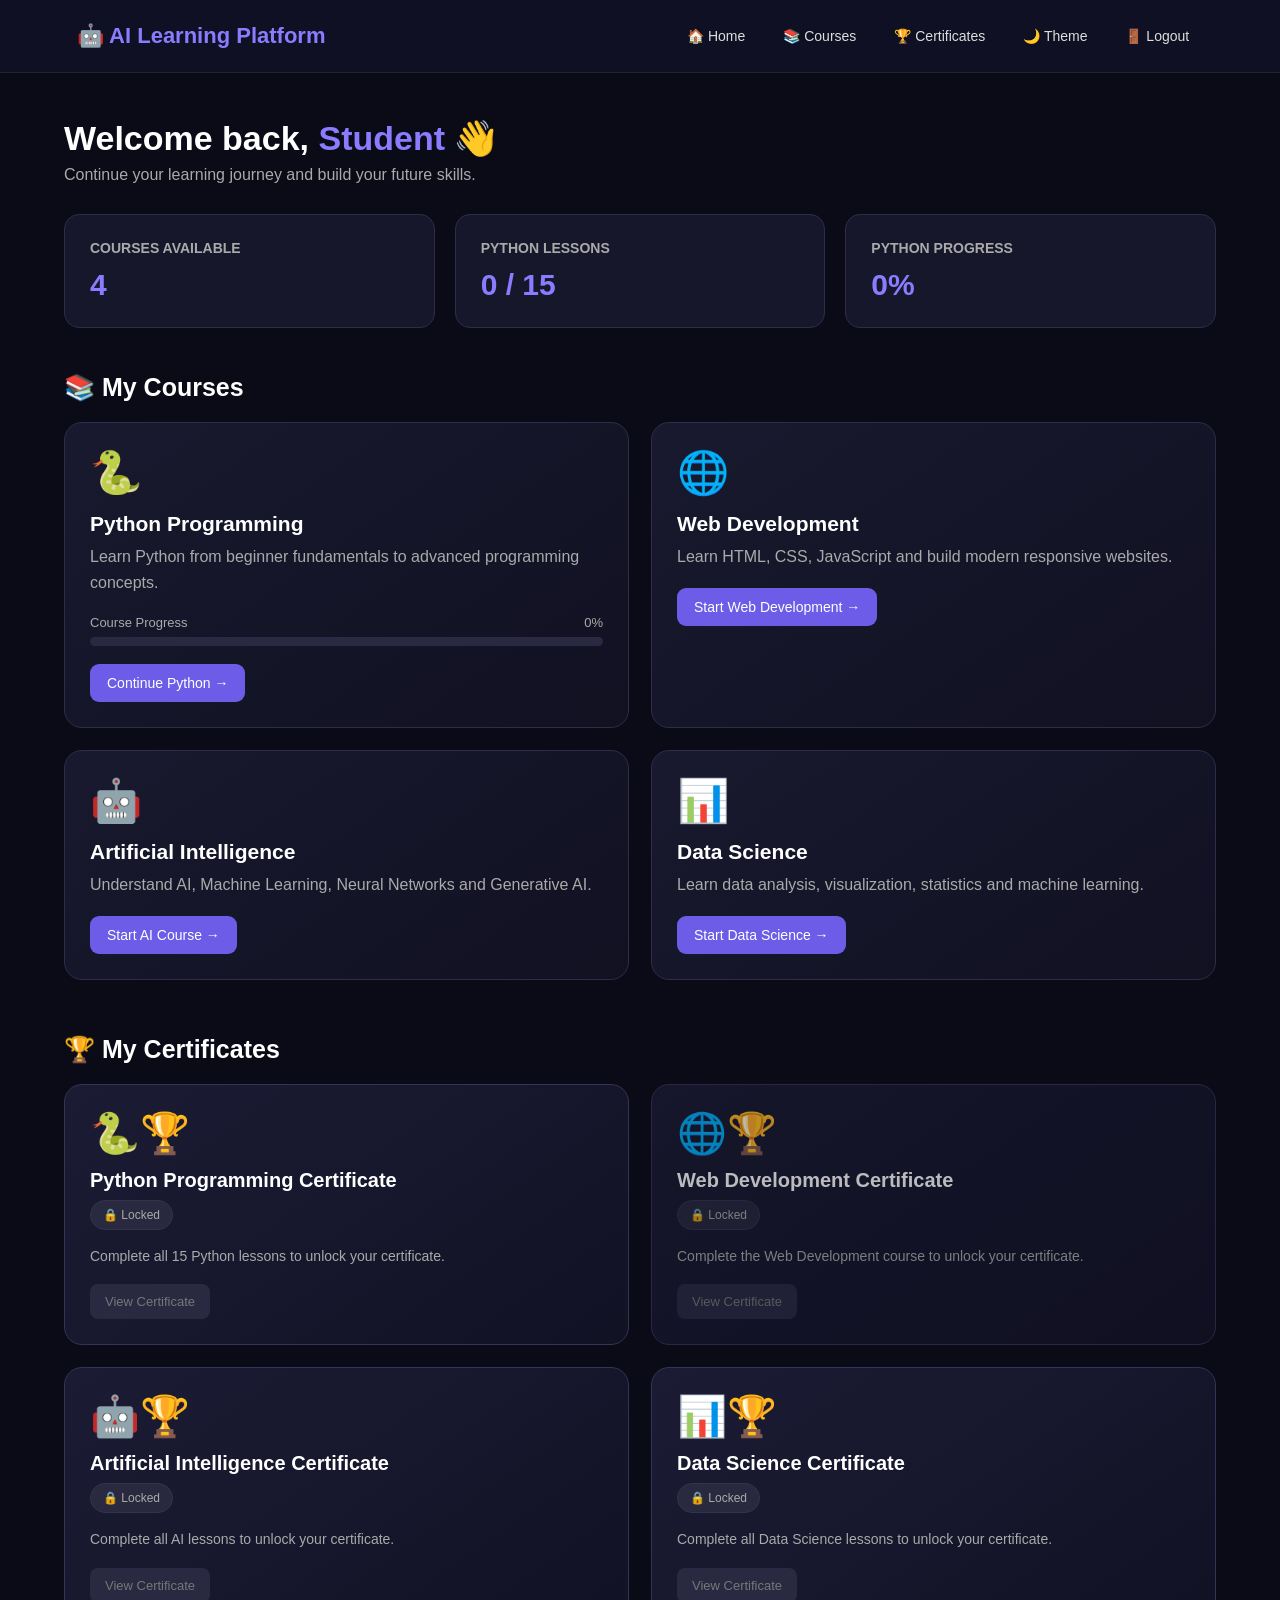
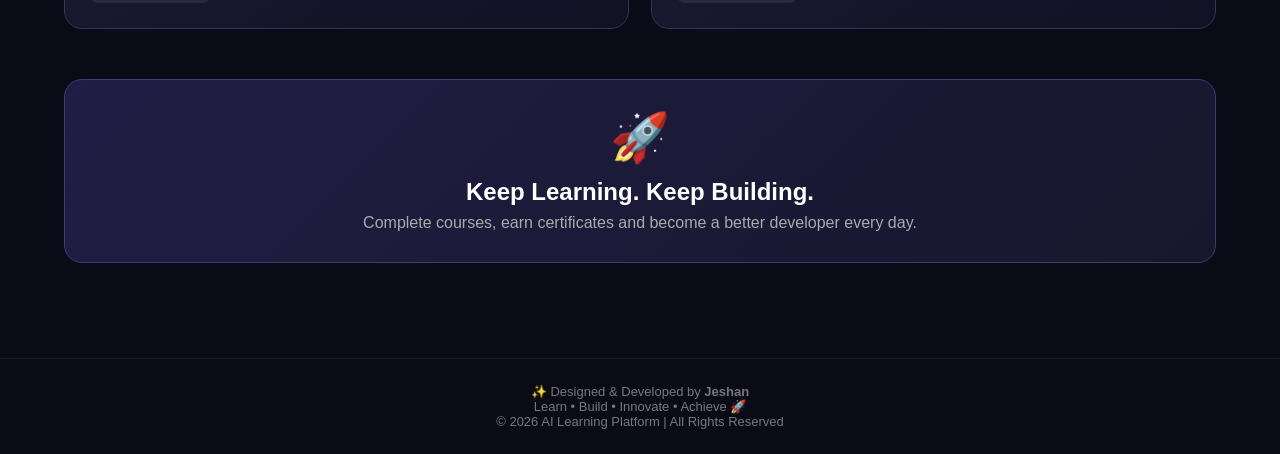
<file: Fronted/dashboard.html>
<!DOCTYPE html>
<html lang="en">
<head>
    <meta charset="UTF-8">
    <meta name="viewport" content="width=device-width, initial-scale=1.0">

    <title>Student Dashboard | AI Learning Platform</title>

    <style>
        * {
            margin: 0;
            padding: 0;
            box-sizing: border-box;
            font-family: Arial, Helvetica, sans-serif;
        }

        body {
            background: #0b0b18;
            color: white;
            min-height: 100vh;
            transition: 0.3s ease;
        }

        /* ================= NAVBAR ================= */

        .navbar {
            width: 100%;
            padding: 18px 6%;
            display: flex;
            justify-content: space-between;
            align-items: center;

            background: rgba(18, 18, 38, 0.92);
            border-bottom: 1px solid rgba(255,255,255,0.08);

            position: sticky;
            top: 0;
            z-index: 100;
            backdrop-filter: blur(15px);
        }

        .logo {
            font-size: 22px;
            font-weight: bold;
            color: #8b7cff;
        }

        .nav-links {
            display: flex;
            gap: 10px;
            align-items: center;
        }

        .nav-links a,
        .nav-links button {
            text-decoration: none;
            color: #ddd;
            background: transparent;
            border: none;
            padding: 10px 14px;
            border-radius: 8px;
            cursor: pointer;
            font-size: 14px;
            transition: 0.25s;
        }

        .nav-links a:hover,
        .nav-links button:hover {
            background: #6c5ce7;
            color: white;
        }

        /* ================= MAIN ================= */

        .container {
            width: 90%;
            max-width: 1200px;
            margin: auto;
            padding: 45px 0;
        }

        .welcome {
            margin-bottom: 30px;
        }

        .welcome h1 {
            font-size: 34px;
            margin-bottom: 8px;
        }

        .welcome p {
            color: #aaa;
            font-size: 16px;
        }

        #studentName {
            color: #8b7cff;
        }

        /* ================= STATS ================= */

        .stats {
            display: grid;
            grid-template-columns: repeat(3, 1fr);
            gap: 20px;
            margin-bottom: 45px;
        }

        .stat-card {
            background: #17172c;
            border: 1px solid #2d2d4a;
            border-radius: 15px;
            padding: 25px;
            transition: 0.3s;
        }

        .stat-card:hover {
            transform: translateY(-5px);
            border-color: #6c5ce7;
        }

        .stat-card h3 {
            color: #aaa;
            font-size: 14px;
            margin-bottom: 12px;
        }

        .stat-card .number {
            font-size: 30px;
            font-weight: bold;
            color: #8b7cff;
        }

        /* ================= SECTION ================= */

        .section-title {
            font-size: 25px;
            margin-bottom: 20px;
        }

        /* ================= COURSES ================= */

        .course-grid {
            display: grid;
            grid-template-columns: repeat(2, 1fr);
            gap: 22px;
            margin-bottom: 55px;
        }

        .course-card {
            background: linear-gradient(
                145deg,
                #19192f,
                #111122
            );

            border: 1px solid #2d2d4a;
            border-radius: 18px;
            padding: 25px;

            transition: 0.3s;
        }

        .course-card:hover {
            transform: translateY(-6px);
            border-color: #6c5ce7;
            box-shadow: 0 10px 35px rgba(108,92,231,0.15);
        }

        .course-icon {
            font-size: 42px;
            margin-bottom: 15px;
        }

        .course-card h3 {
            font-size: 21px;
            margin-bottom: 8px;
        }

        .course-card p {
            color: #aaa;
            line-height: 1.6;
            margin-bottom: 18px;
        }

        .course-button {
            display: inline-block;
            padding: 11px 17px;
            background: #6c5ce7;
            color: white;
            text-decoration: none;
            border-radius: 9px;
            font-size: 14px;
            transition: 0.25s;
        }

        .course-button:hover {
            background: #8172f0;
            transform: translateY(-2px);
        }

        /* ================= PYTHON PROGRESS ================= */

        .progress-box {
            margin-top: 20px;
        }

        .progress-info {
            display: flex;
            justify-content: space-between;
            color: #aaa;
            font-size: 13px;
            margin-bottom: 7px;
        }

        .progress-bar {
            width: 100%;
            height: 9px;
            background: #292942;
            border-radius: 20px;
            overflow: hidden;
        }

        .progress-fill {
            height: 100%;
            width: 0%;
            background: linear-gradient(
                90deg,
                #6c5ce7,
                #9b8cff
            );
            border-radius: 20px;
            transition: width 0.5s ease;
        }

        /* ================= CERTIFICATES ================= */

        .certificate-section {
            margin-top: 10px;
            margin-bottom: 50px;
        }

        .certificate-grid {
            display: grid;
            grid-template-columns: repeat(2, 1fr);
            gap: 22px;
        }

        .certificate-card {
            position: relative;

            background: linear-gradient(
                145deg,
                #1b1b34,
                #121225
            );

            border: 1px solid #343456;
            border-radius: 18px;
            padding: 25px;

            transition: 0.3s;
            overflow: hidden;
        }

        .certificate-card:hover {
            transform: translateY(-5px);
            border-color: #8b7cff;
        }

        .certificate-card.unlocked {
            border-color: #2ecc71;
        }

        .certificate-card.locked {
            opacity: 0.72;
        }

        .certificate-icon {
            font-size: 40px;
            margin-bottom: 12px;
        }

        .certificate-card h3 {
            font-size: 20px;
            margin-bottom: 8px;
        }

        .certificate-card p {
            color: #aaa;
            font-size: 14px;
            line-height: 1.6;
            margin-bottom: 17px;
        }

        .certificate-status {
            display: inline-block;
            padding: 7px 12px;
            border-radius: 20px;
            font-size: 12px;
            margin-bottom: 15px;
        }

        .status-unlocked {
            background: rgba(46,204,113,0.15);
            color: #2ecc71;
            border: 1px solid rgba(46,204,113,0.4);
        }

        .status-locked {
            background: rgba(255,255,255,0.07);
            color: #aaa;
            border: 1px solid #33334e;
        }

        .certificate-button {
            display: inline-block;
            text-decoration: none;
            padding: 10px 15px;
            border-radius: 8px;
            font-size: 13px;
            background: #6c5ce7;
            color: white;
        }

        .certificate-button.disabled {
            background: #292942;
            color: #777;
            cursor: not-allowed;
            pointer-events: none;
        }

        /* ================= ACHIEVEMENT ================= */

        .achievement-box {
            background: linear-gradient(
                135deg,
                #211d45,
                #17172c
            );

            border: 1px solid #403b70;
            border-radius: 18px;
            padding: 30px;
            text-align: center;
            margin-bottom: 50px;
        }

        .achievement-box .emoji {
            font-size: 48px;
            margin-bottom: 12px;
        }

        .achievement-box h2 {
            margin-bottom: 8px;
        }

        .achievement-box p {
            color: #aaa;
        }

        /* ================= FOOTER ================= */

        footer {
            text-align: center;
            padding: 25px;
            color: #777;
            border-top: 1px solid rgba(255,255,255,0.07);
            font-size: 13px;
        }

        /* ================= LIGHT MODE ================= */

        body.light {
            background: #f4f5fb;
            color: #202035;
        }

        body.light .navbar {
            background: rgba(255,255,255,0.94);
            border-bottom: 1px solid #ddd;
        }

        body.light .nav-links a,
        body.light .nav-links button {
            color: #444;
        }

        body.light .welcome p,
        body.light .course-card p,
        body.light .certificate-card p,
        body.light .stat-card h3,
        body.light .progress-info,
        body.light .achievement-box p {
            color: #666;
        }

        body.light .stat-card,
        body.light .course-card,
        body.light .certificate-card {
            background: white;
            border-color: #ddd;
        }

        body.light .achievement-box {
            background: white;
            border-color: #ddd;
        }

        body.light .progress-bar {
            background: #ddd;
        }

        /* ================= MOBILE ================= */

        @media (max-width: 800px) {

            .navbar {
                flex-direction: column;
                gap: 15px;
            }

            .nav-links {
                flex-wrap: wrap;
                justify-content: center;
            }

            .stats {
                grid-template-columns: 1fr;
            }

            .course-grid {
                grid-template-columns: 1fr;
            }

            .certificate-grid {
                grid-template-columns: 1fr;
            }

            .welcome h1 {
                font-size: 27px;
            }
        }

        @media (max-width: 500px) {

            .container {
                width: 92%;
                padding: 30px 0;
            }

            .nav-links a,
            .nav-links button {
                padding: 8px 9px;
                font-size: 12px;
            }

            .course-card,
            .certificate-card {
                padding: 20px;
            }
        }
    </style>
</head>

<body>

    <!-- ================= NAVBAR ================= -->

    <nav class="navbar">

        <div class="logo">
            🤖 AI Learning Platform
        </div>

        <div class="nav-links">

            <a href="index.html">
                🏠 Home
            </a>

            <a href="index.html#courses">
                📚 Courses
            </a>

            <a href="certificate.html">
                🏆 Certificates
            </a>

            <button onclick="toggleTheme()">
                🌙 Theme
            </button>

            <button onclick="logout()">
                🚪 Logout
            </button>

        </div>

    </nav>


    <!-- ================= MAIN ================= -->

    <main class="container">

        <!-- WELCOME -->

        <div class="welcome">

            <h1>
                Welcome back,
                <span id="studentName">Student</span> 👋
            </h1>

            <p>
                Continue your learning journey and build your future skills.
            </p>

        </div>


        <!-- ================= STATS ================= -->

        <div class="stats">

            <div class="stat-card">

                <h3>
                    COURSES AVAILABLE
                </h3>

                <div class="number">
                    4
                </div>

            </div>


            <div class="stat-card">

                <h3>
                    PYTHON LESSONS
                </h3>

                <div class="number" id="pythonLessons">
                    0 / 15
                </div>

            </div>


            <div class="stat-card">

                <h3>
                    PYTHON PROGRESS
                </h3>

                <div class="number" id="pythonPercentage">
                    0%
                </div>

            </div>

        </div>


        <!-- ================= COURSES ================= -->

        <h2 class="section-title">
            📚 My Courses
        </h2>


        <div class="course-grid">


            <!-- PYTHON -->

            <div class="course-card">

                <div class="course-icon">
                    🐍
                </div>

                <h3>
                    Python Programming
                </h3>

                <p>
                    Learn Python from beginner fundamentals
                    to advanced programming concepts.
                </p>

                <div class="progress-box">

                    <div class="progress-info">
                        <span>Course Progress</span>
                        <span id="pythonProgressText">0%</span>
                    </div>

                    <div class="progress-bar">
                        <div
                            class="progress-fill"
                            id="pythonProgressBar">
                        </div>
                    </div>

                </div>

                <br>

                <a
                    href="course.html"
                    class="course-button">
                    Continue Python →
                </a>

            </div>


            <!-- WEB DEVELOPMENT -->

            <div class="course-card">

                <div class="course-icon">
                    🌐
                </div>

                <h3>
                    Web Development
                </h3>

                <p>
                    Learn HTML, CSS, JavaScript and build
                    modern responsive websites.
                </p>

                <a
                    href="web-development.html"
                    class="course-button">
                    Start Web Development →
                </a>

            </div>


            <!-- AI -->

            <div class="course-card">

                <div class="course-icon">
                    🤖
                </div>

                <h3>
                    Artificial Intelligence
                </h3>

                <p>
                    Understand AI, Machine Learning,
                    Neural Networks and Generative AI.
                </p>

                <a
                    href="ai-course.html"
                    class="course-button">
                    Start AI Course →
                </a>

            </div>


            <!-- DATA SCIENCE -->

            <div class="course-card">

                <div class="course-icon">
                    📊
                </div>

                <h3>
                    Data Science
                </h3>

                <p>
                    Learn data analysis, visualization,
                    statistics and machine learning.
                </p>

                <a
                    href="data-science.html"
                    class="course-button">
                    Start Data Science →
                </a>

            </div>

        </div>


        <!-- ================= CERTIFICATES ================= -->

        <section class="certificate-section">

            <h2 class="section-title">
                🏆 My Certificates
            </h2>

            <div class="certificate-grid">


                <!-- PYTHON CERTIFICATE -->

                <div
                    class="certificate-card"
                    id="pythonCertificateCard">

                    <div class="certificate-icon">
                        🐍🏆
                    </div>

                    <h3>
                        Python Programming Certificate
                    </h3>

                    <div
                        class="certificate-status status-locked"
                        id="pythonCertificateStatus">
                        🔒 Locked
                    </div>

                    <p id="pythonCertificateText">
                        Complete all 15 Python lessons
                        to unlock your certificate.
                    </p>

                    <a
                        href="certificate.html"
                        id="pythonCertificateButton"
                        class="certificate-button disabled">
                        View Certificate
                    </a>

                </div>


                <!-- WEB DEVELOPMENT CERTIFICATE -->

                <div
                    class="certificate-card locked"
                    id="webCertificateCard">

                    <div class="certificate-icon">
                        🌐🏆
                    </div>

                    <h3>
                        Web Development Certificate
                    </h3>

                    <div
                        class="certificate-status status-locked"
                        id="webCertificateStatus">
                        🔒 Locked
                    </div>

                    <p id="webCertificateText">
                        Complete the Web Development course
                        to unlock your certificate.
                    </p>

                    <a
                        href="web-development-certificate.html"
                        id="webCertificateButton"
                        class="certificate-button disabled">
                        View Certificate
                    </a>

                </div>


                <!-- AI CERTIFICATE -->

                <div
                    class="certificate-card"
                    id="aiCertificateCard">

                    <div class="certificate-icon">
                        🤖🏆
                    </div>

                    <h3>
                        Artificial Intelligence Certificate
                    </h3>

                    <div
                        class="certificate-status status-locked"
                        id="aiCertificateStatus">
                        🔒 Locked
                    </div>

                    <p id="aiCertificateText">
                        Complete all AI lessons
                        to unlock your certificate.
                    </p>

                    <a
                        href="ai-certificate.html"
                        id="aiCertificateButton"
                        class="certificate-button disabled">
                        View Certificate
                    </a>

                </div>


                <!-- DATA SCIENCE CERTIFICATE -->

                <div
                    class="certificate-card"
                    id="dataCertificateCard">

                    <div class="certificate-icon">
                        📊🏆
                    </div>

                    <h3>
                        Data Science Certificate
                    </h3>

                    <div
                        class="certificate-status status-locked"
                        id="dataCertificateStatus">
                        🔒 Locked
                    </div>

                    <p id="dataCertificateText">
                        Complete all Data Science lessons
                        to unlock your certificate.
                    </p>

                    <a
                        href="data-science-certificate.html"
                        id="dataCertificateButton"
                        class="certificate-button disabled">
                        View Certificate
                    </a>

                </div>

            </div>

        </section>


        <!-- ================= ACHIEVEMENT ================= -->

        <div class="achievement-box">

            <div class="emoji">
                🚀
            </div>

            <h2>
                Keep Learning. Keep Building.
            </h2>

            <p>
                Complete courses, earn certificates and
                become a better developer every day.
            </p>

        </div>

    </main>


    <!-- ================= FOOTER ================= -->

    <footer>
    <div class="footer-name">
        ✨ Designed & Developed by <strong>Jeshan</strong>
    </div>

    <div class="footer-line">
        Learn • Build • Innovate • Achieve 🚀
    </div>

    <div class="footer-copy">
        © 2026 AI Learning Platform | All Rights Reserved
    </div>
</footer>


    <!-- ================= JAVASCRIPT ================= -->

    <script>

        /* =========================================
           STUDENT NAME
        ========================================= */

        function loadStudentName() {

            const name =
                localStorage.getItem("studentName") ||
                localStorage.getItem("userName") ||
                localStorage.getItem("name") ||
                localStorage.getItem("username") ||
                "Student";

            document.getElementById("studentName").textContent = name;
        }


        /* =========================================
           PYTHON PROGRESS
        ========================================= */

        function loadPythonProgress() {

            const completed =
                JSON.parse(
                    localStorage.getItem(
                        "pythonCompletedLessonIds"
                    ) || "[]"
                );

            const totalLessons = 15;

            const completedCount =
                Math.min(
                    completed.length,
                    totalLessons
                );

            const percentage =
                Math.round(
                    (completedCount / totalLessons) * 100
                );


            document.getElementById(
                "pythonLessons"
            ).textContent =
                completedCount + " / " + totalLessons;


            document.getElementById(
                "pythonPercentage"
            ).textContent =
                percentage + "%";


            document.getElementById(
                "pythonProgressText"
            ).textContent =
                percentage + "%";


            document.getElementById(
                "pythonProgressBar"
            ).style.width =
                percentage + "%";


            if (completedCount === totalLessons) {

                unlockCertificate(
                    "pythonCertificateCard",
                    "pythonCertificateStatus",
                    "pythonCertificateText",
                    "pythonCertificateButton",
                    "🎉 Unlocked",
                    "Congratulations! You completed all 15 Python lessons.",
                    "certificate.html"
                );

            }

        }


        /* =========================================
           AI CERTIFICATE
        ========================================= */

        function loadAICertificate() {

            const completed =
                JSON.parse(
                    localStorage.getItem(
                        "aiCompletedLessonIds"
                    ) || "[]"
                );

            if (completed.length >= 15) {

                unlockCertificate(
                    "aiCertificateCard",
                    "aiCertificateStatus",
                    "aiCertificateText",
                    "aiCertificateButton",
                    "🎉 Unlocked",
                    "Congratulations! You completed the complete AI course.",
                    "ai-certificate.html"
                );

            }

        }


        /* =========================================
           DATA SCIENCE CERTIFICATE
        ========================================= */

        function loadDataScienceCertificate() {

            const completed =
                JSON.parse(
                    localStorage.getItem(
                        "dataScienceCompletedLessonIds"
                    ) || "[]"
                );

            if (completed.length >= 15) {

                unlockCertificate(
                    "dataCertificateCard",
                    "dataCertificateStatus",
                    "dataCertificateText",
                    "dataCertificateButton",
                    "🎉 Unlocked",
                    "Congratulations! You completed the complete Data Science course.",
                    "data-science-certificate.html"
                );

            }

        }


        /* =========================================
           WEB DEVELOPMENT CERTIFICATE
           
           Supports common localStorage names.
        ========================================= */

        function loadWebCertificate() {

            const possibleKeys = [
                "webCompletedLessonIds",
                "webDevelopmentCompletedLessonIds",
                "webDevCompletedLessonIds"
            ];

            let completed = [];

            for (let key of possibleKeys) {

                const saved =
                    localStorage.getItem(key);

                if (saved) {

                    try {

                        const data =
                            JSON.parse(saved);

                        if (Array.isArray(data)) {
                            completed = data;
                            break;
                        }

                    } catch (error) {

                        console.log(
                            "Web progress data error"
                        );

                    }

                }

            }


            /*
                If your Web Development course
                has 15 lessons, certificate unlocks
                at 15 completed lessons.
            */

            if (completed.length >= 15) {

                unlockCertificate(
                    "webCertificateCard",
                    "webCertificateStatus",
                    "webCertificateText",
                    "webCertificateButton",
                    "🎉 Unlocked",
                    "Congratulations! You completed the complete Web Development course.",
                    "web-development-certificate.html"
                );

            }

        }


        /* =========================================
           COMMON CERTIFICATE UNLOCK FUNCTION
        ========================================= */

        function unlockCertificate(
            cardId,
            statusId,
            textId,
            buttonId,
            statusText,
            description,
            link
        ) {

            const card =
                document.getElementById(cardId);

            const status =
                document.getElementById(statusId);

            const text =
                document.getElementById(textId);

            const button =
                document.getElementById(buttonId);


            card.classList.add("unlocked");
            card.classList.remove("locked");


            status.classList.remove(
                "status-locked"
            );

            status.classList.add(
                "status-unlocked"
            );

            status.textContent =
                statusText;


            text.textContent =
                description;


            button.classList.remove(
                "disabled"
            );

            button.href = link;

        }


        /* =========================================
           THEME
        ========================================= */

        function toggleTheme() {

            document.body.classList.toggle("light");

            if (
                document.body.classList.contains("light")
            ) {

                localStorage.setItem(
                    "dashboardTheme",
                    "light"
                );

            } else {

                localStorage.setItem(
                    "dashboardTheme",
                    "dark"
                );

            }

        }


        /* =========================================
           LOAD SAVED THEME
        ========================================= */

        function loadTheme() {

            const theme =
                localStorage.getItem(
                    "dashboardTheme"
                );

            if (theme === "light") {

                document.body.classList.add(
                    "light"
                );

            }

        }


        /* =========================================
           LOGOUT
        ========================================= */

        function logout() {

            /*
                IMPORTANT:
                We DO NOT delete course progress.
                Only login/name information is removed.
            */

            localStorage.removeItem(
                "studentName"
            );

            localStorage.removeItem(
                "userName"
            );

            localStorage.removeItem(
                "name"
            );

            localStorage.removeItem(
                "username"
            );

            window.location.href =
                "login.html";

        }


        /* =========================================
           START DASHBOARD
        ========================================= */

        loadStudentName();

        loadPythonProgress();

        loadAICertificate();

        loadDataScienceCertificate();

        loadWebCertificate();

        loadTheme();

    </script>

</body>
</html>
</file>
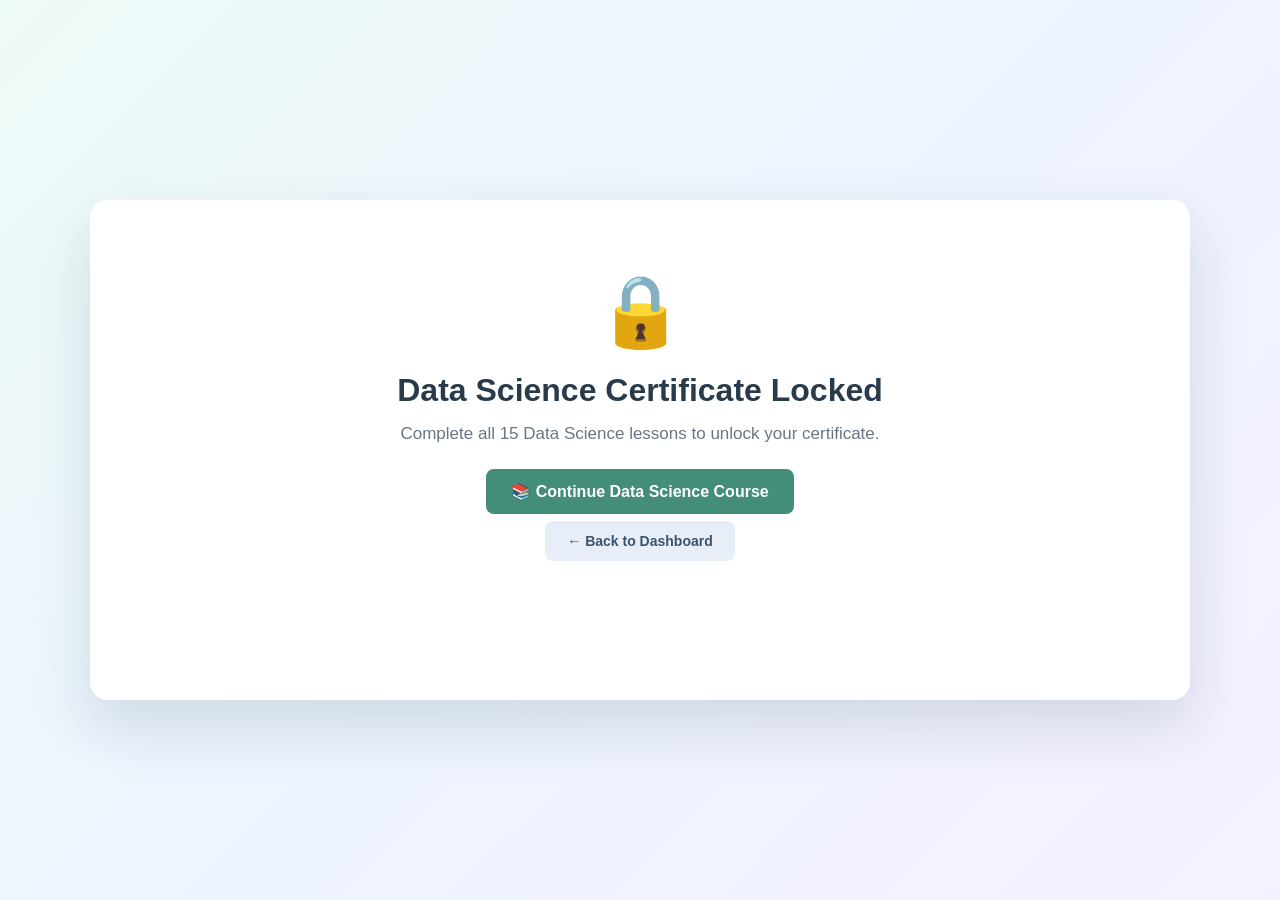
<file: Fronted/data-science-certificate.html>
<!DOCTYPE html>
<html lang="en">
<head>
    <meta charset="UTF-8">
    <meta name="viewport" content="width=device-width, initial-scale=1.0">

    <title>Data Science Certificate | AI Learning Platform</title>

    <style>
        * {
            margin: 0;
            padding: 0;
            box-sizing: border-box;
            font-family: Arial, Helvetica, sans-serif;
        }

        body {
            min-height: 100vh;
            background: linear-gradient(135deg, #eefaf7, #edf4ff, #f5f0ff);
            display: flex;
            justify-content: center;
            align-items: center;
            padding: 30px;
            color: #172033;
        }

        /* ================= CERTIFICATE ================= */

        .certificate {
            width: 1100px;
            max-width: 100%;
            min-height: 720px;
            background: rgba(255, 255, 255, 0.97);
            border: 10px solid #dcefe9;
            outline: 3px solid #70b8a5;
            position: relative;
            padding: 55px 70px;
            text-align: center;
            box-shadow: 0 25px 60px rgba(30, 60, 80, 0.15);
            overflow: hidden;
        }

        .certificate::before {
            content: "";
            position: absolute;
            width: 250px;
            height: 250px;
            border-radius: 50%;
            border: 2px solid rgba(75, 160, 140, 0.15);
            top: -120px;
            left: -120px;
        }

        .certificate::after {
            content: "";
            position: absolute;
            width: 300px;
            height: 300px;
            border-radius: 50%;
            border: 2px solid rgba(80, 130, 190, 0.12);
            bottom: -150px;
            right: -150px;
        }

        /* ================= TOP ================= */

        .academy {
            font-size: 17px;
            letter-spacing: 4px;
            font-weight: bold;
            color: #438d7a;
            text-transform: uppercase;
            margin-bottom: 15px;
        }

        .icon {
            font-size: 55px;
            margin-bottom: 8px;
        }

        .title {
            font-size: 46px;
            font-weight: 800;
            letter-spacing: 2px;
            color: #1d3140;
            margin-bottom: 5px;
        }

        .subtitle {
            font-size: 18px;
            letter-spacing: 6px;
            color: #609080;
            font-weight: bold;
            margin-bottom: 35px;
        }

        .line {
            width: 150px;
            height: 3px;
            background: linear-gradient(to right, #62a994, #7296c7);
            margin: 0 auto 30px;
            border-radius: 10px;
        }

        /* ================= CONTENT ================= */

        .presented {
            font-size: 16px;
            color: #66717c;
            margin-bottom: 12px;
        }

        .student-name {
            font-size: 42px;
            font-weight: 700;
            color: #263d4d;
            margin-bottom: 15px;
            border-bottom: 2px solid #8db9ae;
            display: inline-block;
            padding: 0 40px 8px;
        }

        .description {
            max-width: 760px;
            margin: 0 auto;
            font-size: 17px;
            line-height: 1.7;
            color: #5e6972;
        }

        .course-name {
            font-size: 30px;
            font-weight: bold;
            color: #438d7a;
            margin: 20px 0 8px;
        }

        .topics {
            font-size: 15px;
            color: #71808a;
            margin-bottom: 25px;
        }

        /* ================= DETAILS ================= */

        .details {
            display: flex;
            justify-content: center;
            gap: 25px;
            margin-top: 25px;
            flex-wrap: wrap;
        }

        .detail-box {
            min-width: 180px;
            padding: 14px 22px;
            background: #f1faf7;
            border: 1px solid #d3e9e2;
            border-radius: 10px;
        }

        .detail-label {
            display: block;
            font-size: 12px;
            color: #718078;
            text-transform: uppercase;
            letter-spacing: 1px;
            margin-bottom: 6px;
        }

        .detail-value {
            font-size: 16px;
            font-weight: bold;
            color: #29483f;
        }

        /* ================= FOOTER ================= */

        .footer {
            margin-top: 32px;
        }

        .footer-name {
            font-size: 14px;
            color: #66747a;
        }

        .footer-name strong {
            color: #438d7a;
        }

        .footer-line {
            margin-top: 8px;
            font-size: 13px;
            color: #87929a;
        }

        /* ================= BUTTONS ================= */

        .actions {
            margin-top: 25px;
            display: flex;
            justify-content: center;
            gap: 12px;
            flex-wrap: wrap;
        }

        button,
        .dashboard-btn {
            border: none;
            padding: 12px 22px;
            border-radius: 8px;
            font-size: 14px;
            font-weight: bold;
            cursor: pointer;
            text-decoration: none;
            transition: 0.3s;
        }

        .print-btn {
            background: #438d7a;
            color: white;
        }

        .print-btn:hover {
            background: #347363;
            transform: translateY(-2px);
        }

        .dashboard-btn {
            background: #e8eef7;
            color: #38546c;
        }

        .dashboard-btn:hover {
            background: #d9e3f1;
            transform: translateY(-2px);
        }

        /* ================= LOCKED ================= */

        .locked {
            display: none;
            width: 1100px;
            max-width: 100%;
            min-height: 500px;
            background: white;
            border-radius: 18px;
            padding: 70px 30px;
            text-align: center;
            box-shadow: 0 25px 60px rgba(30, 60, 80, 0.15);
        }

        .locked-icon {
            font-size: 70px;
            margin-bottom: 20px;
        }

        .locked h1 {
            color: #293b4b;
            margin-bottom: 15px;
        }

        .locked p {
            color: #697681;
            font-size: 17px;
            margin-bottom: 25px;
        }

        .course-btn {
            display: inline-block;
            background: #438d7a;
            color: white;
            padding: 13px 25px;
            border-radius: 8px;
            text-decoration: none;
            font-weight: bold;
        }

        .course-btn:hover {
            background: #347363;
        }

        /* ================= RESPONSIVE ================= */

        @media (max-width: 800px) {

            body {
                padding: 15px;
            }

            .certificate {
                padding: 40px 25px;
                min-height: auto;
            }

            .title {
                font-size: 32px;
            }

            .subtitle {
                font-size: 13px;
                letter-spacing: 3px;
            }

            .student-name {
                font-size: 30px;
                padding: 0 15px 8px;
            }

            .course-name {
                font-size: 24px;
            }

            .description {
                font-size: 15px;
            }

            .details {
                flex-direction: column;
                align-items: center;
            }

            .detail-box {
                width: 90%;
            }
        }

        /* ================= PRINT ================= */

        @media print {

            body {
                background: white;
                padding: 0;
            }

            .certificate {
                width: 100%;
                min-height: 100vh;
                border: 10px solid #dcefe9;
                outline: 3px solid #70b8a5;
                box-shadow: none;
            }

            .actions {
                display: none;
            }

            .locked {
                display: none !important;
            }

            @page {
                size: A4 landscape;
                margin: 0;
            }
        }
    </style>
</head>

<body>

    <!-- ================= CERTIFICATE ================= -->

    <div class="certificate" id="certificate">

        <div class="academy">
            AI Learning Platform
        </div>

        <div class="icon">
            📊
        </div>

        <div class="title">
            CERTIFICATE
        </div>

        <div class="subtitle">
            OF ACHIEVEMENT
        </div>

        <div class="line"></div>

        <div class="presented">
            This certificate is proudly presented to
        </div>

        <div class="student-name" id="studentName">
            Student
        </div>

        <div class="description">
            This certificate recognizes the successful completion of the
            <strong>Data Science</strong> learning program, demonstrating
            dedication, knowledge, and practical understanding of
            fundamental data science concepts.
        </div>

        <div class="course-name">
            Data Science
        </div>

        <div class="topics">
            Python • NumPy • Pandas • Data Visualization • Statistics • Machine Learning
        </div>

        <!-- DETAILS -->

        <div class="details">

            <div class="detail-box">
                <span class="detail-label">
                    Status
                </span>

                <span class="detail-value">
                    Completed
                </span>
            </div>

            <div class="detail-box">
                <span class="detail-label">
                    Lessons
                </span>

                <span class="detail-value">
                    15 / 15
                </span>
            </div>

            <div class="detail-box">
                <span class="detail-label">
                    Completion Date
                </span>

                <span class="detail-value" id="completionDate">
                    —
                </span>
            </div>

            <div class="detail-box">
                <span class="detail-label">
                    Certificate ID
                </span>

                <span class="detail-value" id="certificateId">
                    —
                </span>
            </div>

        </div>

        <!-- FOOTER -->

        <div class="footer">

            <div class="footer-name">
                ✨ Designed & Developed by
                <strong>Jeshan</strong>
            </div>

            <div class="footer-line">
                Learn • Build • Innovate • Achieve 🚀
            </div>

        </div>

        <!-- BUTTONS -->

        <div class="actions">

            <button class="print-btn" onclick="window.print()">
                🖨️ Print / Save PDF
            </button>

            <a href="dashboard.html" class="dashboard-btn">
                ← Back to Dashboard
            </a>

        </div>

    </div>


    <!-- ================= LOCKED ================= -->

    <div class="locked" id="lockedCertificate">

        <div class="locked-icon">
            🔒
        </div>

        <h1>
            Data Science Certificate Locked
        </h1>

        <p>
            Complete all 15 Data Science lessons to unlock your certificate.
        </p>

        <a href="data-science.html" class="course-btn">
            📚 Continue Data Science Course
        </a>

        <br><br>

        <a href="dashboard.html" class="dashboard-btn">
            ← Back to Dashboard
        </a>

    </div>


    <!-- ================= JAVASCRIPT ================= -->

    <script>

        /* Safely read JSON from localStorage */
        function readJSON(key, fallback) {

            try {

                const value = localStorage.getItem(key);

                return value ? JSON.parse(value) : fallback;

            } catch (error) {

                return fallback;

            }

        }


        /* Get completed lessons */

        const completedLessons =
            readJSON("dataScienceCompletedLessonIds", []);


        /* Check completion */

        if (completedLessons.length < 15) {

            document.getElementById("certificate").style.display = "none";

            document.getElementById("lockedCertificate").style.display = "block";

        }


        /* Student name */

        const savedName =
            localStorage.getItem("studentName") ||
            localStorage.getItem("userName") ||
            localStorage.getItem("name") ||
            localStorage.getItem("username") ||
            "Student";


        document.getElementById("studentName").textContent =
            savedName;


        /* Certificate date */

        let certificateDate =
            localStorage.getItem("dataScienceCertificateDate");


        if (!certificateDate && completedLessons.length >= 15) {

            certificateDate =
                new Date().toLocaleDateString();

            localStorage.setItem(
                "dataScienceCertificateDate",
                certificateDate
            );

        }


        document.getElementById("completionDate").textContent =
            certificateDate || "—";


        /* Certificate ID */

        let certificateId =
            localStorage.getItem("dataScienceCertificateId");


        if (!certificateId && completedLessons.length >= 15) {

            certificateId =
                "DS-" + Date.now().toString().slice(-8);

            localStorage.setItem(
                "dataScienceCertificateId",
                certificateId
            );

        }


        document.getElementById("certificateId").textContent =
            certificateId || "—";

    </script>

</body>
</html>
</file>
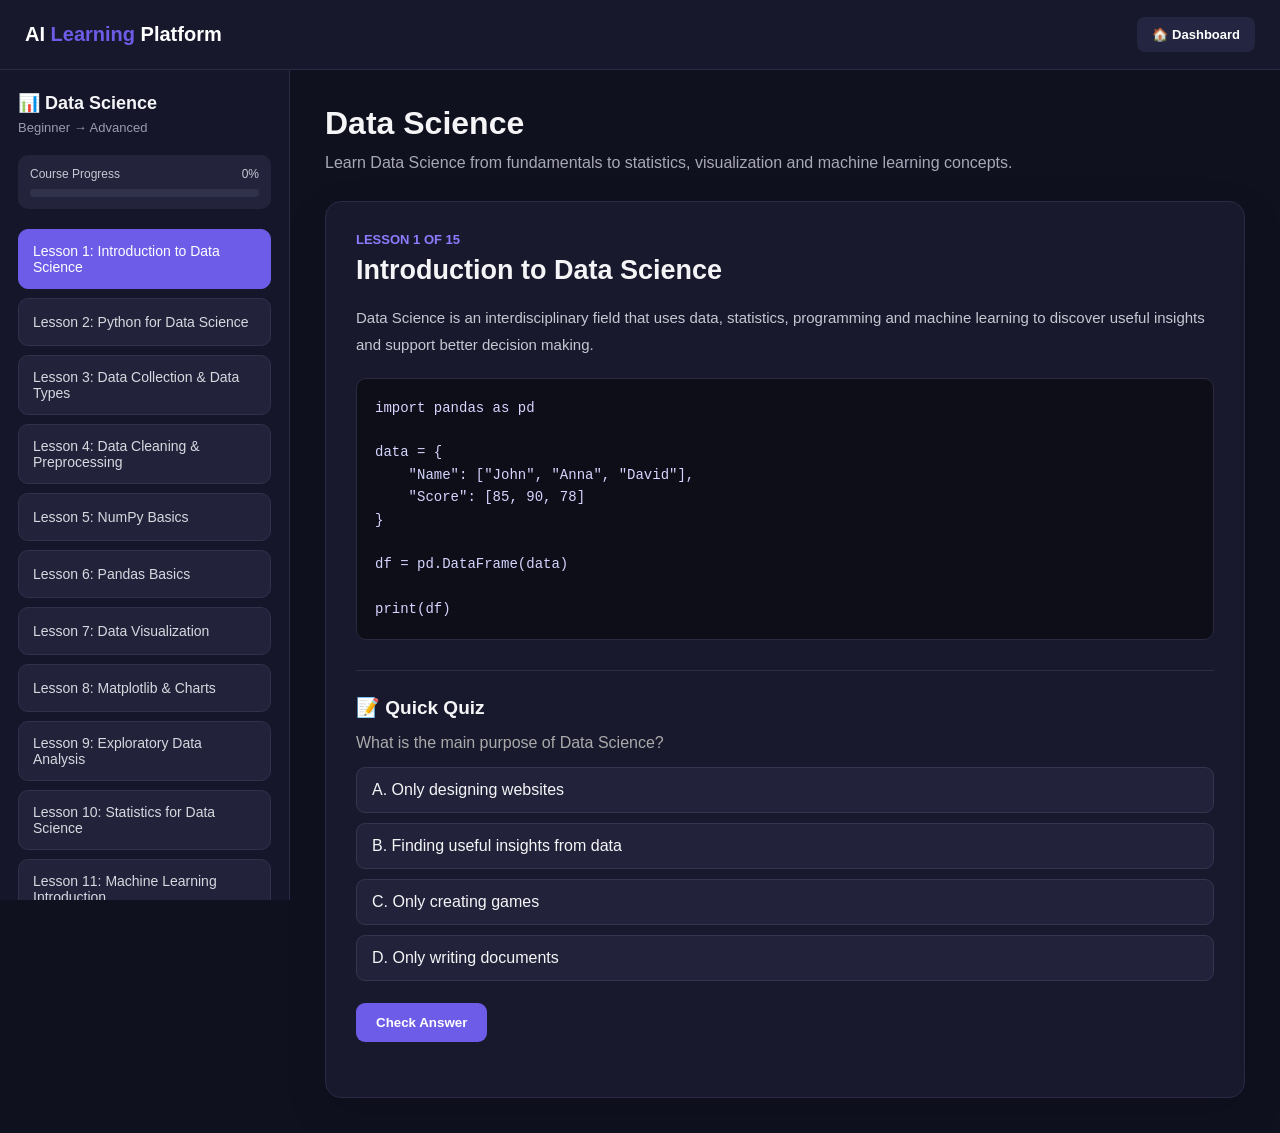
<file: Fronted/data-science.html>
<!DOCTYPE html>
<html lang="en">
<head>
<meta charset="UTF-8">
<meta name="viewport" content="width=device-width, initial-scale=1.0">

<title>Data Science Course | AI Learning Platform</title>

<style>
* {
    box-sizing: border-box;
    margin: 0;
    padding: 0;
}

body {
    font-family: "Segoe UI", Arial, sans-serif;
    background: #10111f;
    color: #f5f5f7;
}

/* ================= HEADER ================= */

header {
    height: 70px;
    background: #17182b;
    border-bottom: 1px solid #292a43;

    display: flex;
    align-items: center;
    justify-content: space-between;

    padding: 0 25px;

    position: sticky;
    top: 0;
    z-index: 100;
}

.logo {
    font-size: 20px;
    font-weight: 800;
    color: #fff;
}

.logo span {
    color: #6c5ce7;
}

.header-right {
    display: flex;
    gap: 10px;
}

.header-btn {
    border: none;
    background: #242541;
    color: white;

    padding: 10px 15px;
    border-radius: 8px;

    cursor: pointer;
    text-decoration: none;

    font-size: 13px;
    font-weight: 600;
}

.header-btn:hover {
    background: #6c5ce7;
}

/* ================= LAYOUT ================= */

.layout {
    display: flex;
    min-height: calc(100vh - 70px);
}

/* ================= SIDEBAR ================= */

.sidebar {
    width: 290px;
    background: #15162a;
    border-right: 1px solid #292a43;

    padding: 22px 18px;

    position: sticky;
    top: 70px;

    height: calc(100vh - 70px);
    overflow-y: auto;
}

.sidebar-title {
    font-size: 18px;
    font-weight: 800;
    margin-bottom: 6px;
}

.sidebar-subtitle {
    color: #9b9bad;
    font-size: 13px;
    margin-bottom: 20px;
}

.progress-container {
    background: #23243b;
    border-radius: 10px;
    padding: 12px;
    margin-bottom: 20px;
}

.progress-top {
    display: flex;
    justify-content: space-between;
    font-size: 12px;
    color: #c8c8d4;
    margin-bottom: 8px;
}

.progress-bar {
    width: 100%;
    height: 8px;
    background: #30314b;
    border-radius: 20px;
    overflow: hidden;
}

.progress-fill {
    width: 0%;
    height: 100%;
    background: #6c5ce7;
    border-radius: 20px;
    transition: width 0.4s ease;
}

/* ================= LESSON BUTTON ================= */

.lesson {
    width: 100%;
    min-height: 48px;

    padding: 13px 14px;
    margin-bottom: 9px;

    border-radius: 10px;

    cursor: pointer;

    color: #d8d8df;
    background: #22233b;

    border: 1px solid #30314c;

    display: flex;
    align-items: center;

    transition: 0.2s ease;

    font-size: 14px;
    font-weight: 500;
}

.lesson:hover {
    background: #2c2d49;
    border-color: #45466b;
}

.lesson.active {
    background: #6c5ce7;
    color: white;
    border-color: #6c5ce7;
}

.lesson.completed {
    background: #22233b;
    color: #d8d8df;
    border: 1px solid #2ecc71;
}

.lesson.active.completed {
    background: #6c5ce7;
    color: white;
    border-color: #6c5ce7;
}

/* ================= MAIN ================= */

.main {
    flex: 1;
    padding: 35px;
    max-width: 1100px;
    margin: auto;
    width: 100%;
}

.course-heading {
    margin-bottom: 25px;
}

.course-heading h1 {
    font-size: 32px;
    margin-bottom: 8px;
}

.course-heading p {
    color: #a8a8b8;
    line-height: 1.6;
}

/* ================= LESSON CARD ================= */

.lesson-card {
    background: #18192d;

    border: 1px solid #292a45;
    border-radius: 16px;

    padding: 30px;

    box-shadow: 0 15px 40px rgba(0,0,0,0.15);

    animation: fadeIn 0.35s ease;
}

@keyframes fadeIn {
    from {
        opacity: 0;
        transform: translateY(10px);
    }

    to {
        opacity: 1;
        transform: translateY(0);
    }
}

.lesson-number {
    color: #8c7cff;
    font-size: 13px;
    font-weight: 700;
    margin-bottom: 8px;
}

.lesson-card h2 {
    font-size: 27px;
    margin-bottom: 18px;
}

.explanation {
    color: #c7c7d2;
    line-height: 1.8;
    font-size: 15px;
}

/* ================= CODE ================= */

.code-box {
    background: #0d0e18;

    border: 1px solid #292a40;
    border-radius: 10px;

    padding: 18px;

    margin: 20px 0;

    overflow-x: auto;
}

.code-box pre {
    color: #d7d4ff;
    font-family: Consolas, monospace;
    font-size: 14px;
    line-height: 1.6;
}

/* ================= QUIZ ================= */

.quiz {
    margin-top: 30px;

    padding-top: 25px;

    border-top: 1px solid #2b2c45;
}

.quiz h3 {
    font-size: 19px;
    margin-bottom: 15px;
}

.option {
    background: #22233b;
    border: 1px solid #343550;

    border-radius: 9px;

    padding: 13px 15px;

    margin-bottom: 10px;

    cursor: pointer;

    transition: 0.2s ease;
}

.option:hover {
    border-color: #6c5ce7;
}

.option.selected {
    border-color: #6c5ce7;
    background: #2c2a50;
}

.option.correct {
    border-color: #2ecc71;
    background: #173722;
}

.option.wrong {
    border-color: #e74c3c;
    background: #3b1c1a;
}

.check-btn {
    margin-top: 12px;

    background: #6c5ce7;
    color: white;

    border: none;

    padding: 12px 20px;

    border-radius: 9px;

    cursor: pointer;

    font-weight: 700;
}

.check-btn:hover {
    background: #5b4bd6;
}

.feedback {
    margin-top: 15px;

    padding: 12px 15px;

    border-radius: 9px;

    display: none;

    font-size: 14px;
}

.feedback.correct-feedback {
    display: block;
    background: #15351f;
    color: #63e68a;
    border: 1px solid #26783d;
}

.feedback.wrong-feedback {
    display: block;
    background: #3b1b19;
    color: #ff8075;
    border: 1px solid #8d342c;
}

/* ================= NEXT ================= */

.next-container {
    margin-top: 25px;
    display: flex;
    justify-content: flex-end;
}

.next-btn {
    border: none;

    background: #6c5ce7;
    color: white;

    padding: 12px 20px;

    border-radius: 9px;

    cursor: pointer;

    font-weight: 700;
}

.next-btn:hover {
    background: #5b4bd6;
}

/* ================= FINAL RESULT ================= */

.final-result {
    text-align: center;

    padding: 45px 25px;

    background: #18192d;

    border: 1px solid #292a45;

    border-radius: 16px;
}

.final-result .emoji {
    font-size: 60px;
}

.final-result h2 {
    margin-top: 15px;
    font-size: 30px;
}

.final-result p {
    margin-top: 10px;
    color: #aaaabd;
}

.certificate-btn {
    display: inline-block;

    margin-top: 25px;

    padding: 13px 22px;

    border-radius: 9px;

    background: #2ecc71;
    color: white;

    text-decoration: none;

    font-weight: 700;
}

.certificate-btn:hover {
    background: #27ae60;
}

.dashboard-btn {
    display: inline-block;

    margin-top: 12px;

    padding: 12px 20px;

    border-radius: 9px;

    background: #292a45;
    color: white;

    text-decoration: none;

    font-weight: 600;
}

/* ================= MOBILE ================= */

@media (max-width: 800px) {

    .layout {
        flex-direction: column;
    }

    .sidebar {
        width: 100%;
        height: auto;
        position: relative;
        top: 0;
    }

    .main {
        padding: 20px;
    }

    .lesson-card {
        padding: 22px;
    }

    .course-heading h1 {
        font-size: 26px;
    }
}

</style>
</head>

<body>

<!-- ================= HEADER ================= -->

<header>

    <div class="logo">
        AI <span>Learning</span> Platform
    </div>

    <div class="header-right">

        <a href="dashboard.html" class="header-btn">
            🏠 Dashboard
        </a>

    </div>

</header>


<!-- ================= LAYOUT ================= -->

<div class="layout">

    <!-- SIDEBAR -->

    <aside class="sidebar">

        <div class="sidebar-title">
            📊 Data Science
        </div>

        <div class="sidebar-subtitle">
            Beginner → Advanced
        </div>


        <div class="progress-container">

            <div class="progress-top">

                <span>Course Progress</span>

                <span id="progressText">
                    0%
                </span>

            </div>

            <div class="progress-bar">

                <div
                    class="progress-fill"
                    id="progressFill">
                </div>

            </div>

        </div>


        <div id="lessonList"></div>

    </aside>


    <!-- MAIN -->

    <main class="main">

        <div class="course-heading">

            <h1>
                Data Science
            </h1>

            <p>
                Learn Data Science from fundamentals
                to statistics, visualization and
                machine learning concepts.
            </p>

        </div>


        <div id="lessonArea"></div>

    </main>

</div>


<script>

/* =====================================================
   DATA SCIENCE LESSONS
===================================================== */

const lessons = [

    {
        title: "Introduction to Data Science",

        explanation:
            "Data Science is an interdisciplinary field that uses data, statistics, programming and machine learning to discover useful insights and support better decision making.",

        code:
`import pandas as pd

data = {
    "Name": ["John", "Anna", "David"],
    "Score": [85, 90, 78]
}

df = pd.DataFrame(data)

print(df)`,

        question:
            "What is the main purpose of Data Science?",

        options: [
            "Only designing websites",
            "Finding useful insights from data",
            "Only creating games",
            "Only writing documents"
        ],

        answer: 1
    },


    {
        title: "Python for Data Science",

        explanation:
            "Python is one of the most popular programming languages for Data Science because it provides powerful libraries such as NumPy, Pandas, Matplotlib and Scikit-learn.",

        code:
`numbers = [10, 20, 30, 40]

average = sum(numbers) / len(numbers)

print(average)`,

        question:
            "Which programming language is widely used in Data Science?",

        options: [
            "Python",
            "HTML",
            "CSS",
            "XML"
        ],

        answer: 0
    },


    {
        title: "Data Collection & Data Types",

        explanation:
            "Data can be collected from databases, surveys, APIs, websites, sensors and other sources. Data can be numerical, categorical, textual or boolean.",

        code:
`age = 21
name = "Jeshan"
student = True
marks = 87.5

print(age)
print(name)
print(student)
print(marks)`,

        question:
            "Which type represents True or False?",

        options: [
            "String",
            "Boolean",
            "Float",
            "Integer"
        ],

        answer: 1
    },


    {
        title: "Data Cleaning & Preprocessing",

        explanation:
            "Data cleaning removes errors, duplicates and missing values. Preprocessing prepares raw data for analysis and machine learning.",

        code:
`import pandas as pd

df = pd.read_csv("students.csv")

df = df.drop_duplicates()

df = df.dropna()

print(df)`,

        question:
            "What is a common purpose of data cleaning?",

        options: [
            "Adding more errors",
            "Removing incorrect or missing data",
            "Deleting the entire dataset",
            "Creating animations"
        ],

        answer: 1
    },


    {
        title: "NumPy Basics",

        explanation:
            "NumPy is a Python library designed for numerical computing. It provides powerful arrays and mathematical operations.",

        code:
`import numpy as np

numbers = np.array([10, 20, 30, 40])

print(numbers)
print(numbers.mean())`,

        question:
            "What is NumPy mainly used for?",

        options: [
            "Numerical computing",
            "Web page design",
            "Video editing",
            "Email management"
        ],

        answer: 0
    },


    {
        title: "Pandas Basics",

        explanation:
            "Pandas is a Python library used for data manipulation and analysis. DataFrame is one of its most important structures.",

        code:
`import pandas as pd

data = {
    "Name": ["John", "Anna"],
    "Age": [20, 21]
}

df = pd.DataFrame(data)

print(df)`,

        question:
            "Which Pandas structure is commonly used for tabular data?",

        options: [
            "DataFrame",
            "Canvas",
            "Widget",
            "ArrayList"
        ],

        answer: 0
    },


    {
        title: "Data Visualization",

        explanation:
            "Data visualization presents information using charts and graphs. It helps users understand patterns, trends and comparisons.",

        code:
`import matplotlib.pyplot as plt

subjects = ["Math", "Science", "English"]
marks = [80, 90, 75]

plt.bar(subjects, marks)

plt.show()`,

        question:
            "Why is data visualization useful?",

        options: [
            "To hide data",
            "To understand patterns and trends",
            "To delete data",
            "To encrypt data"
        ],

        answer: 1
    },


    {
        title: "Matplotlib & Charts",

        explanation:
            "Matplotlib is a popular Python visualization library. It can create bar charts, line charts, scatter plots and many other visualizations.",

        code:
`import matplotlib.pyplot as plt

x = [1, 2, 3, 4]
y = [10, 20, 15, 30]

plt.plot(x, y)

plt.title("Sample Data")

plt.show()`,

        question:
            "Which library is commonly used to create charts in Python?",

        options: [
            "Matplotlib",
            "Django",
            "Flask",
            "Tkinter"
        ],

        answer: 0
    },


    {
        title: "Exploratory Data Analysis",

        explanation:
            "Exploratory Data Analysis, or EDA, is used to understand a dataset before applying advanced models. It includes examining distributions, relationships and unusual values.",

        code:
`print(df.head())

print(df.info())

print(df.describe())`,

        question:
            "What does EDA stand for?",

        options: [
            "Easy Data Application",
            "Exploratory Data Analysis",
            "External Data Algorithm",
            "Electronic Data Access"
        ],

        answer: 1
    },


    {
        title: "Statistics for Data Science",

        explanation:
            "Statistics helps Data Scientists summarize and understand data. Important concepts include mean, median, mode, variance and standard deviation.",

        code:
`numbers = [10, 20, 20, 30, 40]

mean = sum(numbers) / len(numbers)

print("Mean:", mean)`,

        question:
            "What is the mean?",

        options: [
            "The middle value only",
            "The average value",
            "The largest value",
            "The smallest value"
        ],

        answer: 1
    },


    {
        title: "Machine Learning Introduction",

        explanation:
            "Machine Learning allows computers to learn patterns from data and make predictions or decisions without being explicitly programmed for every situation.",

        code:
`from sklearn.linear_model import LinearRegression

model = LinearRegression()

print("Machine Learning Model Created")`,

        question:
            "What does Machine Learning allow computers to do?",

        options: [
            "Learn patterns from data",
            "Only create images",
            "Only store files",
            "Only browse websites"
        ],

        answer: 0
    },


    {
        title: "Regression & Classification",

        explanation:
            "Regression predicts continuous numerical values, while classification predicts categories or classes.",

        code:
`# Regression example
house_price = 250000

# Classification example
result = "Pass"

print(house_price)
print(result)`,

        question:
            "Which technique predicts categories?",

        options: [
            "Regression",
            "Classification",
            "Visualization",
            "Cleaning"
        ],

        answer: 1
    },


    {
        title: "Model Evaluation",

        explanation:
            "Model evaluation measures how well a machine learning model performs. Different metrics are used depending on the type of problem.",

        code:
`actual = [1, 1, 0, 1]
predicted = [1, 0, 0, 1]

print("Model predictions evaluated")`,

        question:
            "Why do we evaluate a machine learning model?",

        options: [
            "To measure its performance",
            "To delete the dataset",
            "To change Python syntax",
            "To create a website"
        ],

        answer: 0
    },


    {
        title: "Real-World Data Science Applications",

        explanation:
            "Data Science is used in healthcare, finance, education, marketing, transportation, sports, retail and many other industries.",

        code:
`applications = [
    "Healthcare",
    "Finance",
    "Education",
    "Marketing",
    "Sports"
]

for item in applications:
    print(item)`,

        question:
            "Which is a real-world application of Data Science?",

        options: [
            "Healthcare analytics",
            "Only typing documents",
            "Only drawing pictures",
            "None of these"
        ],

        answer: 0
    },


    {
        title: "Final Data Science Challenge",

        explanation:
            "This final challenge combines the main concepts covered in the course, including Python, data processing, visualization, statistics and machine learning.",

        code:
`import pandas as pd

data = {
    "Student": ["A", "B", "C"],
    "Marks": [80, 90, 70]
}

df = pd.DataFrame(data)

print(df)
print("Average:",
      df["Marks"].mean())`,

        question:
            "Which Pandas method calculates the average of a numeric column?",

        options: [
            "mean()",
            "averageData()",
            "avg()",
            "calculate()"
        ],

        answer: 0
    }

];


/* =====================================================
   COURSE STATE
===================================================== */

let currentLesson = 1;

let selectedOption = null;

let answeredCurrent = false;


/* =====================================================
   SAFE LOCAL STORAGE
===================================================== */

function readJSON(key, fallback) {

    try {

        const value =
            localStorage.getItem(key);

        return value
            ? JSON.parse(value)
            : fallback;

    } catch (error) {

        return fallback;

    }
}


function getCompletedLessons() {

    return readJSON(
        "dataScienceCompletedLessonIds",
        []
    );

}


function getScores() {

    return readJSON(
        "dataScienceLessonScores",
        {}
    );

}


/* =====================================================
   CERTIFICATE DATA
===================================================== */

function createDataScienceCertificateDetails() {

    if (
        !localStorage.getItem(
            "dataScienceCertificateDate"
        )
    ) {

        localStorage.setItem(
            "dataScienceCertificateDate",
            new Date().toLocaleDateString()
        );

    }


    if (
        !localStorage.getItem(
            "dataScienceCertificateId"
        )
    ) {

        localStorage.setItem(
            "dataScienceCertificateId",
            "DS-" +
            Date.now().toString().slice(-8)
        );

    }

}


/* =====================================================
   LESSON LIST
===================================================== */

function renderLessonList() {

    const list =
        document.getElementById("lessonList");

    const completed =
        getCompletedLessons();

    list.innerHTML = "";


    lessons.forEach((lesson, index) => {

        const lessonNumber =
            index + 1;

        const button =
            document.createElement("div");

        button.className =
            "lesson";


        if (
            lessonNumber ===
            currentLesson
        ) {

            button.classList.add(
                "active"
            );

        }


        if (
            completed.includes(
                lessonNumber
            )
        ) {

            button.classList.add(
                "completed"
            );

        }


        button.innerHTML =
            completed.includes(
                lessonNumber
            )

            ? `✓ Lesson ${lessonNumber}: ${lesson.title}`

            : `Lesson ${lessonNumber}: ${lesson.title}`;


        button.onclick = function() {

            currentLesson =
                lessonNumber;

            selectedOption =
                null;

            answeredCurrent =
                false;

            renderLessonList();

            renderLesson();

            window.scrollTo({
                top: 0,
                behavior: "smooth"
            });

        };


        list.appendChild(button);

    });

}


/* =====================================================
   PROGRESS
===================================================== */

function updateProgress() {

    const completed =
        getCompletedLessons();


    const percentage =
        Math.round(
            (completed.length /
                lessons.length) *
            100
        );


    document.getElementById(
        "progressText"
    ).textContent =
        percentage + "%";


    document.getElementById(
        "progressFill"
    ).style.width =
        percentage + "%";

}


/* =====================================================
   RENDER LESSON
===================================================== */

function renderLesson() {

    const area =
        document.getElementById(
            "lessonArea"
        );

    const lesson =
        lessons[currentLesson - 1];

    const completed =
        getCompletedLessons();


    selectedOption = null;

    answeredCurrent = false;


    area.innerHTML = `

        <div class="lesson-card">

            <div class="lesson-number">
                LESSON ${currentLesson} OF ${lessons.length}
            </div>

            <h2>
                ${lesson.title}
            </h2>

            <div class="explanation">
                ${lesson.explanation}
            </div>

            <div class="code-box">

                <pre>${escapeHTML(
                    lesson.code
                )}</pre>

            </div>


            <div class="quiz">

                <h3>
                    📝 Quick Quiz
                </h3>

                <p style="
                    color:#aaa;
                    margin-bottom:15px;
                ">
                    ${lesson.question}
                </p>


                <div id="options">

                    ${lesson.options
                        .map(
                            (option, index) => `

                        <div
                            class="option"
                            data-index="${index}"
                            onclick="selectOption(${index})">

                            ${String.fromCharCode(
                                65 + index
                            )}.
                            ${option}

                        </div>

                    `
                        )
                        .join("")}

                </div>


                <button
                    class="check-btn"
                    onclick="checkAnswer()">

                    Check Answer

                </button>


                <div
                    id="feedback"
                    class="feedback">
                </div>


                <div
                    id="nextContainer"
                    class="next-container">
                </div>

            </div>

        </div>

    `;


    /* Completed lesson message */

    if (
        completed.includes(
            currentLesson
        )
    ) {

        const feedback =
            document.getElementById(
                "feedback"
            );

        feedback.textContent =
            "✓ You have already completed this lesson.";

        feedback.className =
            "feedback correct-feedback";

    }

}


/* =====================================================
   ESCAPE HTML
===================================================== */

function escapeHTML(text) {

    return text
        .replace(/&/g, "&amp;")
        .replace(/</g, "&lt;")
        .replace(/>/g, "&gt;")
        .replace(/"/g, "&quot;")
        .replace(/'/g, "&#039;");

}


/* =====================================================
   SELECT OPTION
===================================================== */

function selectOption(index) {

    if (answeredCurrent) {
        return;
    }


    selectedOption =
        index;


    document
        .querySelectorAll(".option")
        .forEach(option => {

            option.classList.remove(
                "selected"
            );

        });


    const selected =
        document.querySelector(
            `.option[data-index="${index}"]`
        );


    if (selected) {

        selected.classList.add(
            "selected"
        );

    }

}


/* =====================================================
   CHECK ANSWER
===================================================== */

function checkAnswer() {

    if (
        selectedOption ===
        null
    ) {

        alert(
            "Please select an answer first."
        );

        return;

    }


    if (answeredCurrent) {
        return;
    }


    const lesson =
        lessons[currentLesson - 1];

    const feedback =
        document.getElementById(
            "feedback"
        );

    const options =
        document.querySelectorAll(
            ".option"
        );


    answeredCurrent = true;


    options.forEach(option => {

        const index =
            Number(
                option.dataset.index
            );


        if (
            index ===
            lesson.answer
        ) {

            option.classList.add(
                "correct"
            );

        }


        if (
            index === selectedOption &&
            selectedOption !==
            lesson.answer
        ) {

            option.classList.add(
                "wrong"
            );

        }

    });


    /* CORRECT */

    if (
        selectedOption ===
        lesson.answer
    ) {

        feedback.textContent =
            "✓ Correct! Great job. This lesson is completed.";

        feedback.className =
            "feedback correct-feedback";


        completeLesson();

    }

    /* WRONG */

    else {

        feedback.textContent =
            "✗ Incorrect. Please review the lesson and try again.";

        feedback.className =
            "feedback wrong-feedback";


        answeredCurrent = false;

    }

}


/* =====================================================
   COMPLETE LESSON
===================================================== */

function completeLesson() {

    let completed =
        getCompletedLessons();

    let scores =
        getScores();


    /*
       IMPORTANT:
       Prevent duplicate completion
    */

    if (
        !completed.includes(
            currentLesson
        )
    ) {

        completed.push(
            currentLesson
        );


        localStorage.setItem(
            "dataScienceCompletedLessonIds",
            JSON.stringify(
                completed
            )
        );


        scores[currentLesson] = 1;


        localStorage.setItem(
            "dataScienceLessonScores",
            JSON.stringify(
                scores
            )
        );

    }


    renderLessonList();

    updateProgress();


    const nextContainer =
        document.getElementById(
            "nextContainer"
        );


    /* MORE LESSONS */

    if (
        currentLesson <
        lessons.length
    ) {

        nextContainer.innerHTML = `

            <button
                class="next-btn"
                onclick="nextLesson()">

                Next Lesson →

            </button>

        `;

    }

    /* ALL LESSONS COMPLETE */

    else {

        createDataScienceCertificateDetails();


        nextContainer.innerHTML = `

            <button
                class="next-btn"
                onclick="showFinalResult()">

                🏆 View Final Result

            </button>

        `;

    }

}


/* =====================================================
   NEXT LESSON
===================================================== */

function nextLesson() {

    if (
        currentLesson <
        lessons.length
    ) {

        currentLesson++;

        selectedOption =
            null;

        answeredCurrent =
            false;

        renderLessonList();

        renderLesson();

        updateProgress();


        window.scrollTo({
            top: 0,
            behavior: "smooth"
        });

    }

    else {

        showFinalResult();

    }

}


/* =====================================================
   FINAL RESULT
===================================================== */

function showFinalResult() {

    const completed =
        getCompletedLessons();

    const scores =
        getScores();


    if (
        completed.length <
        lessons.length
    ) {

        alert(
            "Please complete all 15 lessons first."
        );

        return;

    }


    createDataScienceCertificateDetails();


    let totalScore = 0;


    for (
        let i = 1;
        i <= lessons.length;
        i++
    ) {

        if (
            scores[i] !== undefined
        ) {

            totalScore +=
                Number(scores[i]);

        }

    }


    let performance;


    if (
        totalScore >= 13
    ) {

        performance =
            "Excellent! 🌟";

    }

    else if (
        totalScore >= 10
    ) {

        performance =
            "Very Good! 👏";

    }

    else if (
        totalScore >= 8
    ) {

        performance =
            "Good Work! 👍";

    }

    else {

        performance =
            "Keep Practising! 💪";

    }


    document.getElementById(
        "lessonArea"
    ).innerHTML = `

        <div class="final-result">

            <div class="emoji">
                🎉
            </div>

            <h2>
                Data Science Course Completed!
            </h2>

            <p>
                You successfully completed
                all ${lessons.length}
                Data Science lessons.
            </p>


            <p style="
                margin-top:20px;
                font-size:22px;
                color:#8c7cff;
                font-weight:800;
            ">

                Score:
                ${totalScore}
                /
                ${lessons.length}

            </p>


            <p>
                ${performance}
            </p>


            <p style="
                margin-top:18px;
                color:#63e68a;
                font-weight:700;
            ">

                ✓ Certificate Unlocked

            </p>


            <a
                href="data-science-certificate.html"
                class="certificate-btn">

                🎓 View Data Science Certificate

            </a>


            <br>


            <a
                href="dashboard.html"
                class="dashboard-btn">

                ← Back to Dashboard

            </a>

        </div>

    `;


    window.scrollTo({
        top: 0,
        behavior: "smooth"
    });

}


/* =====================================================
   CERTIFICATE
===================================================== */

function viewCertificate() {

    window.location.href =
        "data-science-certificate.html";

}


/* =====================================================
   INITIALISE
===================================================== */

function initialiseCourse() {

    const completed =
        getCompletedLessons();


    /*
       If already 15/15 from an
       earlier session, make sure
       certificate information exists.
    */

    if (
        completed.length >=
        lessons.length
    ) {

        createDataScienceCertificateDetails();

    }


    renderLessonList();

    renderLesson();

    updateProgress();

}


initialiseCourse();

</script>

</body>
</html>
</file>
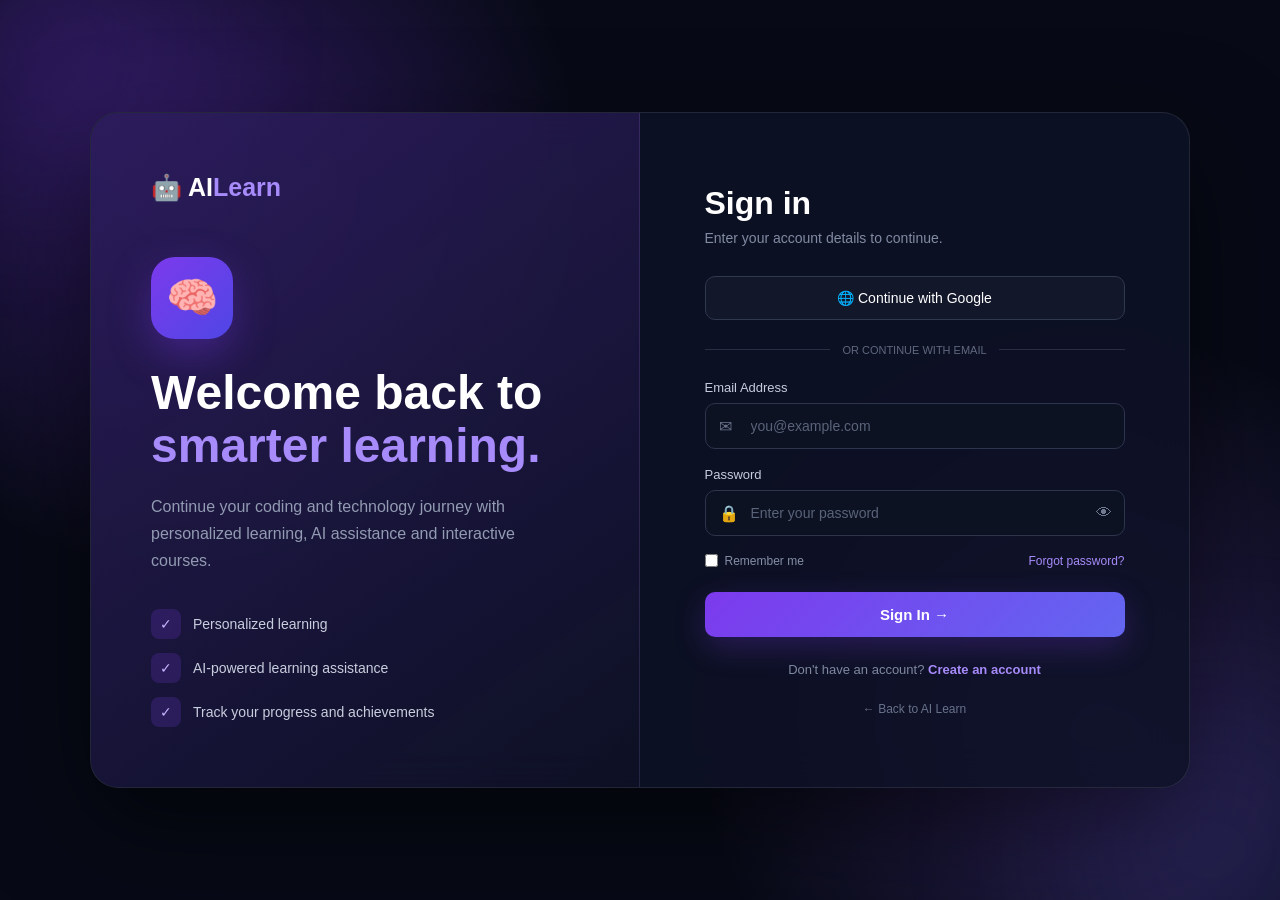
<file: Fronted/login.html>
<!DOCTYPE html>
<html lang="en">

<head>
    <meta charset="UTF-8">
    <meta name="viewport" content="width=device-width, initial-scale=1.0">

    <title>Login | AI Learn</title>

    <style>
        * {
            margin: 0;
            padding: 0;
            box-sizing: border-box;
        }

        html {
            scroll-behavior: smooth;
        }

        body {
            font-family: Arial, Helvetica, sans-serif;
            min-height: 100vh;
            color: #ffffff;

            background:
                radial-gradient(circle at 15% 20%, rgba(124, 58, 237, 0.35), transparent 30%),
                radial-gradient(circle at 85% 80%, rgba(139, 92, 246, 0.25), transparent 30%),
                #070a16;

            display: flex;
            align-items: center;
            justify-content: center;

            overflow-x: hidden;
        }


        /* =========================
           BACKGROUND EFFECTS
        ========================= */

        .background-circle {
            position: fixed;
            border-radius: 50%;
            filter: blur(80px);
            pointer-events: none;
            z-index: -1;
        }

        .circle-one {
            width: 250px;
            height: 250px;
            background: rgba(124, 58, 237, 0.18);
            top: -80px;
            left: -80px;
        }

        .circle-two {
            width: 300px;
            height: 300px;
            background: rgba(99, 102, 241, 0.15);
            bottom: -100px;
            right: -80px;
        }


        /* =========================
           MAIN CONTAINER
        ========================= */

        .login-wrapper {
            width: 92%;
            max-width: 1100px;

            min-height: 650px;

            display: grid;
            grid-template-columns: 1fr 1fr;

            background: rgba(14, 18, 38, 0.88);

            border: 1px solid rgba(255, 255, 255, 0.09);

            border-radius: 28px;

            overflow: hidden;

            box-shadow:
                0 35px 100px rgba(0, 0, 0, 0.55);

            backdrop-filter: blur(20px);
        }


        /* =========================
           LEFT SIDE
        ========================= */

        .login-info {
            padding: 60px;

            display: flex;
            flex-direction: column;
            justify-content: center;

            background:
                linear-gradient(
                    145deg,
                    rgba(124, 58, 237, 0.25),
                    rgba(14, 18, 38, 0.2)
                );

            border-right: 1px solid rgba(255, 255, 255, 0.07);
        }


        .brand {
            font-size: 25px;
            font-weight: 800;

            margin-bottom: 55px;
        }

        .brand span {
            color: #a78bfa;
        }


        .ai-icon {
            width: 82px;
            height: 82px;

            display: flex;
            align-items: center;
            justify-content: center;

            border-radius: 24px;

            background:
                linear-gradient(
                    135deg,
                    #7c3aed,
                    #4f46e5
                );

            font-size: 42px;

            box-shadow:
                0 15px 40px rgba(124, 58, 237, 0.35);

            margin-bottom: 28px;
        }


        .login-info h1 {
            font-size: 48px;
            line-height: 1.1;

            max-width: 450px;
        }

        .login-info h1 span {
            color: #a78bfa;
        }


        .login-info > p {
            margin-top: 20px;

            max-width: 450px;

            color: #929bb2;

            font-size: 16px;

            line-height: 1.7;
        }


        /* BENEFITS */

        .benefits {
            margin-top: 35px;

            display: grid;

            gap: 14px;
        }


        .benefit {
            display: flex;
            align-items: center;
            gap: 12px;

            color: #c8cede;

            font-size: 14px;
        }


        .benefit-icon {
            width: 30px;
            height: 30px;

            display: flex;
            align-items: center;
            justify-content: center;

            border-radius: 8px;

            background: rgba(124, 58, 237, 0.2);

            color: #c4b5fd;
        }


        /* =========================
           RIGHT SIDE
        ========================= */

        .login-form-area {
            padding: 60px;

            display: flex;

            align-items: center;

            justify-content: center;
        }


        .login-box {
            width: 100%;
            max-width: 420px;
        }


        .login-box h2 {
            font-size: 32px;
            margin-bottom: 8px;
        }


        .login-box > p {
            color: #818ba3;
            margin-bottom: 30px;
            font-size: 14px;
        }


        /* =========================
           SOCIAL BUTTON
        ========================= */

        .social-login {
            width: 100%;

            padding: 13px;

            border-radius: 10px;

            border: 1px solid #303750;

            background: #12172a;

            color: white;

            font-size: 14px;

            cursor: pointer;

            transition: 0.3s;

            display: flex;

            justify-content: center;

            align-items: center;

            gap: 10px;
        }


        .social-login:hover {
            background: #191f35;
            border-color: #6d5acb;
        }


        /* =========================
           DIVIDER
        ========================= */

        .divider {
            display: flex;
            align-items: center;
            gap: 12px;

            margin: 24px 0;

            color: #5f6880;

            font-size: 11px;
        }


        .divider::before,
        .divider::after {
            content: "";

            flex: 1;

            height: 1px;

            background: #282e44;
        }


        /* =========================
           FORM
        ========================= */

        .form-group {
            margin-bottom: 18px;
        }


        .form-group label {
            display: block;

            margin-bottom: 8px;

            font-size: 13px;

            color: #c6cede;
        }


        .input-wrapper {
            position: relative;
        }


        .input-icon {
            position: absolute;

            left: 14px;

            top: 50%;

            transform: translateY(-50%);

            color: #68728a;

            font-size: 16px;
        }


        .input-wrapper input {
            width: 100%;

            padding: 14px 45px;

            border-radius: 10px;

            border: 1px solid #2d344c;

            outline: none;

            background: #0d1223;

            color: white;

            font-size: 14px;

            transition: 0.3s;
        }


        .input-wrapper input::placeholder {
            color: #596379;
        }


        .input-wrapper input:focus {
            border-color: #8b5cf6;

            box-shadow:
                0 0 0 3px rgba(139, 92, 246, 0.12);
        }


        .password-toggle {
            position: absolute;

            right: 13px;

            top: 50%;

            transform: translateY(-50%);

            background: none;

            border: none;

            color: #707a91;

            cursor: pointer;

            font-size: 16px;
        }


        /* =========================
           OPTIONS
        ========================= */

        .form-options {
            display: flex;

            align-items: center;

            justify-content: space-between;

            margin: 5px 0 24px;

            font-size: 12px;
        }


        .remember {
            display: flex;

            align-items: center;

            gap: 7px;

            color: #858fa6;
        }


        .remember input {
            accent-color: #7c3aed;
        }


        .forgot {
            color: #a78bfa;

            text-decoration: none;
        }


        .forgot:hover {
            text-decoration: underline;
        }


        /* =========================
           LOGIN BUTTON
        ========================= */

        .login-button {
            width: 100%;

            padding: 14px;

            border: none;

            border-radius: 10px;

            background:
                linear-gradient(
                    135deg,
                    #7c3aed,
                    #6366f1
                );

            color: white;

            font-size: 15px;

            font-weight: 700;

            cursor: pointer;

            box-shadow:
                0 10px 30px rgba(124, 58, 237, 0.25);

            transition: 0.3s;
        }


        .login-button:hover {
            transform: translateY(-2px);

            box-shadow:
                0 15px 35px rgba(124, 58, 237, 0.35);
        }


        .login-button:active {
            transform: translateY(0);
        }


        /* =========================
           REGISTER
        ========================= */

        .register-text {
            text-align: center;

            margin-top: 25px;

            color: #7f899f;

            font-size: 13px;
        }


        .register-text a {
            color: #a78bfa;

            font-weight: 600;

            text-decoration: none;
        }


        .register-text a:hover {
            text-decoration: underline;
        }


        /* =========================
           BACK HOME
        ========================= */

        .back-home {
            display: block;

            margin-top: 25px;

            text-align: center;

            color: #68728a;

            text-decoration: none;

            font-size: 12px;

            transition: 0.3s;
        }


        .back-home:hover {
            color: #a78bfa;
        }


        /* =========================
           MESSAGE
        ========================= */

        .message {
            display: none;

            margin-bottom: 18px;

            padding: 11px 13px;

            border-radius: 8px;

            font-size: 12px;

            background: rgba(239, 68, 68, 0.1);

            border: 1px solid rgba(239, 68, 68, 0.2);

            color: #fca5a5;
        }


        /* =========================
           RESPONSIVE
        ========================= */

        @media (max-width: 850px) {

            .login-wrapper {
                grid-template-columns: 1fr;

                max-width: 520px;
            }

            .login-info {
                display: none;
            }

            .login-form-area {
                padding: 45px 30px;
            }
        }


        @media (max-width: 480px) {

            .login-wrapper {
                width: 94%;

                border-radius: 20px;
            }

            .login-form-area {
                padding: 35px 22px;
            }

            .login-box h2 {
                font-size: 27px;
            }
        }
    </style>
</head>


<body>


    <!-- Background decorations -->

    <div class="background-circle circle-one"></div>
    <div class="background-circle circle-two"></div>


    <!-- =========================
         LOGIN WRAPPER
    ========================= -->

    <div class="login-wrapper">


        <!-- =========================
             LEFT INFORMATION
        ========================= -->

        <section class="login-info">

            <div class="brand">
                🤖 AI<span>Learn</span>
            </div>


            <div class="ai-icon">
                🧠
            </div>


            <h1>
                Welcome back to
                <span>smarter learning.</span>
            </h1>


            <p>
                Continue your coding and technology journey with
                personalized learning, AI assistance and interactive
                courses.
            </p>


            <div class="benefits">

                <div class="benefit">

                    <div class="benefit-icon">
                        ✓
                    </div>

                    Personalized learning
                </div>


                <div class="benefit">

                    <div class="benefit-icon">
                        ✓
                    </div>

                    AI-powered learning assistance
                </div>


                <div class="benefit">

                    <div class="benefit-icon">
                        ✓
                    </div>

                    Track your progress and achievements
                </div>

            </div>

        </section>


        <!-- =========================
             LOGIN FORM
        ========================= -->

        <section class="login-form-area">

            <div class="login-box">


                <h2>
                    Sign in
                </h2>


                <p>
                    Enter your account details to continue.
                </p>


                <!-- Google-style button -->

                <button
                    type="button"
                    class="social-login"
                    id="googleLogin">

                    🌐
                    Continue with Google

                </button>


                <div class="divider">
                    OR CONTINUE WITH EMAIL
                </div>


                <div
                    class="message"
                    id="loginMessage">
                </div>


                <form id="loginForm">


                    <!-- EMAIL -->

                    <div class="form-group">

                        <label for="loginEmail">
                            Email Address
                        </label>


                        <div class="input-wrapper">

                            <span class="input-icon">
                                ✉
                            </span>


                            <input
                                type="email"
                                id="loginEmail"
                                placeholder="you@example.com"
                                autocomplete="email"
                                required>

                        </div>

                    </div>


                    <!-- PASSWORD -->

                    <div class="form-group">

                        <label for="loginPassword">
                            Password
                        </label>


                        <div class="input-wrapper">

                            <span class="input-icon">
                                🔒
                            </span>


                            <input
                                type="password"
                                id="loginPassword"
                                placeholder="Enter your password"
                                autocomplete="current-password"
                                required>


                            <button
                                type="button"
                                class="password-toggle"
                                id="togglePassword">

                                👁

                            </button>

                        </div>

                    </div>


                    <!-- OPTIONS -->

                    <div class="form-options">

                        <label class="remember">

                            <input
                                type="checkbox"
                                id="rememberMe">

                            Remember me

                        </label>


                        <a
                            href="#"
                            class="forgot"
                            id="forgotPassword">

                            Forgot password?

                        </a>

                    </div>


                    <!-- LOGIN -->

                    <button
                        type="submit"
                        class="login-button">

                        Sign In →
                    </button>


                </form>


                <div class="register-text">

                    Don't have an account?

                    <a href="register.html">
                        Create an account
                    </a>

                </div>


                <a
                    href="index.html"
                    class="back-home">

                    ← Back to AI Learn

                </a>


            </div>

        </section>

    </div>


    <!-- =========================
         LOGIN JAVASCRIPT
    ========================= -->

    <script>

        const loginForm =
            document.getElementById("loginForm");

        const loginMessage =
            document.getElementById("loginMessage");

        const passwordInput =
            document.getElementById("loginPassword");

        const togglePassword =
            document.getElementById("togglePassword");


        /* PASSWORD SHOW / HIDE */

        togglePassword.addEventListener(
            "click",
            function () {

                if (
                    passwordInput.type === "password"
                ) {

                    passwordInput.type = "text";

                    togglePassword.textContent = "🙈";

                } else {

                    passwordInput.type = "password";

                    togglePassword.textContent = "👁";

                }

            }
        );


        /* LOGIN */

        loginForm.addEventListener(
    "submit",
    async function (event) {

        event.preventDefault();

        const email =
            document
            .getElementById("loginEmail")
            .value
            .trim()
            .toLowerCase();

        const password =
            passwordInput.value;

        if (!email || !password) {

            showMessage(
                "Please enter your email and password."
            );

            return;
        }

        const button =
            document.querySelector(
                ".login-button"
            );

        button.disabled = true;
        button.textContent = "Signing in...";

        try {

            const response = await fetch(
                "http://127.0.0.1:5000/api/login",
                {
                    method: "POST",

                    headers: {
                        "Content-Type": "application/json"
                    },

                    body: JSON.stringify({
                        email: email,
                        password: password
                    })
                }
            );

            const result =
                await response.json();

            if (!response.ok) {

                showMessage(
                    result.message ||
                    "Invalid email or password."
                );

                button.disabled = false;
                button.textContent =
                    "Sign In →";

                return;
            }

            localStorage.setItem(
                "aiLearnLoggedIn",
                "true"
            );

            localStorage.setItem(
                "aiLearnCurrentEmail",
                result.user.email
            );

            localStorage.setItem(
                "aiLearnName",
                result.user.name
            );

            const loginHistory =
    JSON.parse(
        localStorage.getItem("aiLearnLoginHistory") || "[]"
    );

loginHistory.push({
    name: result.user.name,
    email: result.user.email,
    time: new Date().toLocaleString()
});

localStorage.setItem(
    "aiLearnLoginHistory",
    JSON.stringify(loginHistory)
);

            button.textContent =
                "Signed In ✓";

            setTimeout(
                function () {

                    window.location.href =
                        "dashboard.html";

                },
                700
            );

        } catch (error) {

            console.error(error);

            showMessage(
                "Cannot connect to the backend. Make sure Flask is running."
            );

            button.disabled = false;
            button.textContent =
                "Sign In →";
        }
    }
);


               


        /* MESSAGE */

        function showMessage(text) {

            loginMessage.textContent = text;

            loginMessage.style.display =
                "block";

        }


        /* GOOGLE DEMO */

        document
            .getElementById("googleLogin")
            .addEventListener(
                "click",
                function () {

                    alert(
                        "Google Login will be connected to the real authentication system later."
                    );

                }
            );


        /* FORGOT PASSWORD */

        document
            .getElementById("forgotPassword")
            .addEventListener(
                "click",
                function (event) {

                    event.preventDefault();

                    alert(
                        "Password recovery will be connected to the backend later."
                    );

                }
            );

    </script>

</body>

</html>
</file>
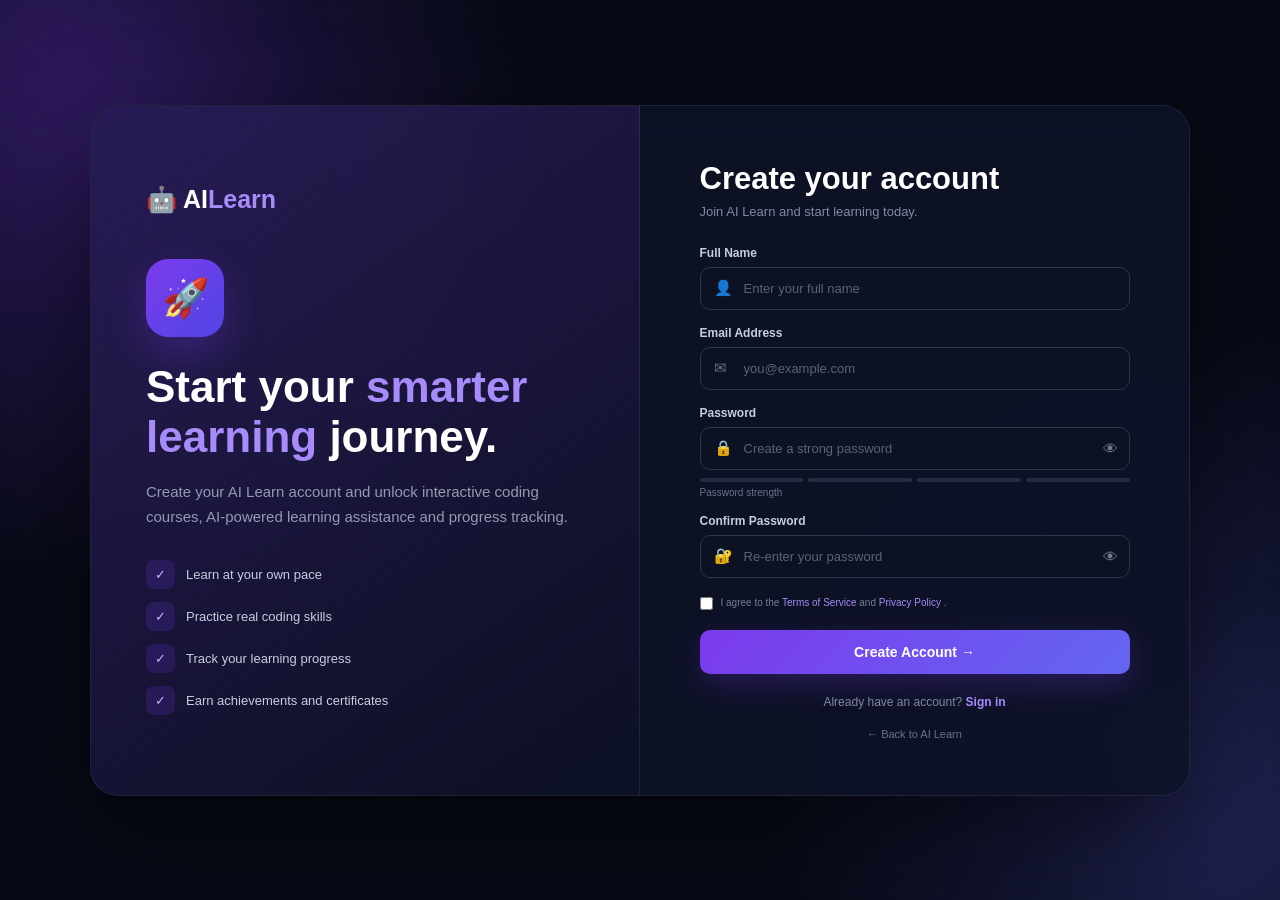
<file: Fronted/register.html>
<!DOCTYPE html>
<html lang="en">

<head>

    <meta charset="UTF-8">

    <meta
        name="viewport"
        content="width=device-width, initial-scale=1.0"
    >

    <title>Create Account | AI Learn</title>


    <style>

        /* =================================================
           RESET
        ================================================= */

        * {
            margin: 0;
            padding: 0;
            box-sizing: border-box;
        }


        /* =================================================
           BODY
        ================================================= */

        body {

            min-height: 100vh;

            font-family:
                Arial,
                Helvetica,
                sans-serif;

            color: #ffffff;

            background:

                radial-gradient(
                    circle at 10% 20%,
                    rgba(124, 58, 237, 0.30),
                    transparent 30%
                ),

                radial-gradient(
                    circle at 90% 80%,
                    rgba(99, 102, 241, 0.22),
                    transparent 30%
                ),

                #070a16;

            display: flex;

            align-items: center;

            justify-content: center;

            padding: 30px 15px;

            overflow-x: hidden;
        }


        /* =================================================
           BACKGROUND
        ================================================= */

        .glow {

            position: fixed;

            width: 260px;
            height: 260px;

            border-radius: 50%;

            filter: blur(90px);

            pointer-events: none;

            z-index: -1;
        }


        .glow-one {

            top: -100px;
            left: -100px;

            background:
                rgba(124, 58, 237, 0.20);
        }


        .glow-two {

            right: -100px;
            bottom: -100px;

            background:
                rgba(99, 102, 241, 0.18);
        }


        /* =================================================
           MAIN CARD
        ================================================= */

        .register-wrapper {

            width: 94%;

            max-width: 1100px;

            min-height: 650px;

            display: grid;

            grid-template-columns:
                1fr 1fr;

            background:
                rgba(14, 18, 38, 0.90);

            border:
                1px solid
                rgba(255, 255, 255, 0.08);

            border-radius: 28px;

            overflow: hidden;

            box-shadow:
                0 35px 100px
                rgba(0, 0, 0, 0.55);

            backdrop-filter: blur(20px);
        }


        /* =================================================
           LEFT SIDE
        ================================================= */

        .register-info {

            padding: 55px;

            display: flex;

            flex-direction: column;

            justify-content: center;

            background:
                linear-gradient(
                    145deg,
                    rgba(124, 58, 237, 0.22),
                    rgba(14, 18, 38, 0.15)
                );

            border-right:
                1px solid
                rgba(255, 255, 255, 0.06);
        }


        /* BRAND */

        .brand {

            font-size: 25px;

            font-weight: 800;

            margin-bottom: 45px;
        }


        .brand span {

            color: #a78bfa;
        }


        /* ICON */

        .register-icon {

            width: 78px;
            height: 78px;

            display: flex;

            align-items: center;

            justify-content: center;

            border-radius: 22px;

            background:
                linear-gradient(
                    135deg,
                    #7c3aed,
                    #4f46e5
                );

            font-size: 38px;

            margin-bottom: 25px;

            box-shadow:
                0 15px 40px
                rgba(124, 58, 237, 0.30);
        }


        .register-info h1 {

            max-width: 430px;

            font-size: 44px;

            line-height: 1.12;
        }


        .register-info h1 span {

            color: #a78bfa;
        }


        .register-info > p {

            max-width: 450px;

            margin-top: 18px;

            color: #929bb2;

            font-size: 15px;

            line-height: 1.7;
        }


        /* BENEFITS */

        .benefits {

            margin-top: 30px;

            display: grid;

            gap: 13px;
        }


        .benefit {

            display: flex;

            align-items: center;

            gap: 11px;

            color: #c7cede;

            font-size: 13px;
        }


        .benefit-icon {

            width: 29px;
            height: 29px;

            display: grid;

            place-items: center;

            border-radius: 8px;

            background:
                rgba(124, 58, 237, 0.18);

            color: #c4b5fd;
        }


        /* =================================================
           RIGHT SIDE
        ================================================= */

        .register-form-area {

            padding: 55px;

            display: flex;

            align-items: center;

            justify-content: center;
        }


        .register-box {

            width: 100%;

            max-width: 430px;
        }


        .register-box h2 {

            font-size: 31px;

            margin-bottom: 7px;
        }


        .register-box > p {

            color: #818ba3;

            font-size: 13px;

            margin-bottom: 27px;
        }


        /* =================================================
           FORM
        ================================================= */

        .form-group {

            margin-bottom: 16px;
        }


        .form-group label {

            display: block;

            margin-bottom: 7px;

            color: #c7cede;

            font-size: 12px;

            font-weight: 600;
        }


        .input-wrapper {

            position: relative;
        }


        .input-icon {

            position: absolute;

            left: 14px;

            top: 50%;

            transform:
                translateY(-50%);

            color: #68728a;

            font-size: 15px;

            pointer-events: none;
        }


        .input-wrapper input {

            width: 100%;

            padding:
                13px
                43px;

            border:
                1px solid
                #2d344c;

            border-radius: 10px;

            outline: none;

            background: #0d1223;

            color: #ffffff;

            font-size: 13px;

            transition: 0.25s;
        }


        .input-wrapper input::placeholder {

            color: #596379;
        }


        .input-wrapper input:focus {

            border-color:
                #8b5cf6;

            box-shadow:
                0 0 0 3px
                rgba(139, 92, 246, 0.12);
        }


        /* PASSWORD TOGGLE */

        .password-toggle {

            position: absolute;

            right: 12px;

            top: 50%;

            transform:
                translateY(-50%);

            border: none;

            background: transparent;

            color: #737d94;

            cursor: pointer;

            font-size: 15px;
        }


        /* =================================================
           PASSWORD STRENGTH
        ================================================= */

        .password-strength {

            margin-top: 8px;
        }


        .strength-bars {

            display: flex;

            gap: 5px;
        }


        .strength-bar {

            flex: 1;

            height: 4px;

            border-radius: 10px;

            background: #252b42;

            transition: 0.25s;
        }


        .strength-text {

            margin-top: 5px;

            color: #69748b;

            font-size: 10px;
        }


        /* =================================================
           TERMS
        ================================================= */

        .terms {

            display: flex;

            align-items: flex-start;

            gap: 8px;

            margin:
                17px 0
                20px;

            color: #737e95;

            font-size: 10px;

            line-height: 1.5;
        }


        .terms input {

            margin-top: 2px;

            accent-color:
                #7c3aed;
        }


        .terms a {

            color: #a78bfa;

            text-decoration: none;
        }


        /* =================================================
           MESSAGE
        ================================================= */

        .message {

            display: none;

            padding: 11px 13px;

            margin-bottom: 15px;

            border-radius: 8px;

            font-size: 11px;

            line-height: 1.5;
        }


        .message.error {

            display: block;

            color: #fca5a5;

            background:
                rgba(239, 68, 68, 0.10);

            border:
                1px solid
                rgba(239, 68, 68, 0.20);
        }


        .message.success {

            display: block;

            color: #86efac;

            background:
                rgba(34, 197, 94, 0.10);

            border:
                1px solid
                rgba(34, 197, 94, 0.20);
        }


        /* =================================================
           CREATE ACCOUNT BUTTON
        ================================================= */

        .register-button {

            width: 100%;

            padding: 14px;

            border: none;

            border-radius: 10px;

            background:
                linear-gradient(
                    135deg,
                    #7c3aed,
                    #6366f1
                );

            color: #ffffff;

            font-size: 14px;

            font-weight: 700;

            cursor: pointer;

            box-shadow:
                0 10px 30px
                rgba(124, 58, 237, 0.25);

            transition: 0.25s;
        }


        .register-button:hover {

            transform:
                translateY(-2px);

            box-shadow:
                0 15px 35px
                rgba(124, 58, 237, 0.35);
        }


        .register-button:disabled {

            opacity: 0.6;

            cursor: not-allowed;

            transform: none;
        }


        /* =================================================
           LOGIN LINK
        ================================================= */

        .login-text {

            text-align: center;

            margin-top: 21px;

            color: #7f899f;

            font-size: 12px;
        }


        .login-text a {

            color: #a78bfa;

            font-weight: 700;

            text-decoration: none;
        }


        .login-text a:hover {

            text-decoration: underline;
        }


        /* =================================================
           BACK HOME
        ================================================= */

        .back-home {

            display: block;

            margin-top: 19px;

            text-align: center;

            color: #68728a;

            font-size: 11px;

            text-decoration: none;
        }


        .back-home:hover {

            color: #a78bfa;
        }


        /* =================================================
           RESPONSIVE
        ================================================= */

        @media (max-width: 850px) {

            .register-wrapper {

                grid-template-columns: 1fr;

                max-width: 520px;
            }


            .register-info {

                display: none;
            }


            .register-form-area {

                padding:
                    45px 30px;
            }
        }


        @media (max-width: 480px) {

            body {

                padding: 15px;
            }


            .register-wrapper {

                width: 100%;

                border-radius: 20px;
            }


            .register-form-area {

                padding:
                    35px 22px;
            }


            .register-box h2 {

                font-size: 27px;
            }
        }

    </style>

</head>


<body>


    <!-- Background effects -->

    <div class="glow glow-one"></div>

    <div class="glow glow-two"></div>


    <!-- =================================================
         REGISTER WRAPPER
    ================================================= -->

    <div class="register-wrapper">


        <!-- =================================================
             LEFT INFORMATION
        ================================================= -->

        <section class="register-info">


            <div class="brand">

                🤖 AI<span>Learn</span>

            </div>


            <div class="register-icon">

                🚀

            </div>


            <h1>

                Start your

                <span>
                    smarter learning
                </span>

                journey.

            </h1>


            <p>

                Create your AI Learn account and unlock
                interactive coding courses, AI-powered
                learning assistance and progress tracking.

            </p>


            <div class="benefits">


                <div class="benefit">

                    <div class="benefit-icon">
                        ✓
                    </div>

                    Learn at your own pace

                </div>


                <div class="benefit">

                    <div class="benefit-icon">
                        ✓
                    </div>

                    Practice real coding skills

                </div>


                <div class="benefit">

                    <div class="benefit-icon">
                        ✓
                    </div>

                    Track your learning progress

                </div>


                <div class="benefit">

                    <div class="benefit-icon">
                        ✓
                    </div>

                    Earn achievements and certificates

                </div>


            </div>

        </section>


        <!-- =================================================
             REGISTER FORM
        ================================================= -->

        <section class="register-form-area">


            <div class="register-box">


                <h2>
                    Create your account
                </h2>


                <p>
                    Join AI Learn and start learning today.
                </p>


                <!-- MESSAGE -->

                <div
                    class="message"
                    id="registerMessage">
                </div>


                <form id="registerForm">


                    <!-- NAME -->

                    <div class="form-group">

                        <label for="name">
                            Full Name
                        </label>


                        <div class="input-wrapper">

                            <span class="input-icon">
                                👤
                            </span>


                            <input
                                type="text"
                                id="name"
                                placeholder="Enter your full name"
                                autocomplete="name"
                                required>

                        </div>

                    </div>


                    <!-- EMAIL -->

                    <div class="form-group">

                        <label for="email">
                            Email Address
                        </label>


                        <div class="input-wrapper">

                            <span class="input-icon">
                                ✉
                            </span>


                            <input
                                type="email"
                                id="email"
                                placeholder="you@example.com"
                                autocomplete="email"
                                required>

                        </div>

                    </div>


                    <!-- PASSWORD -->

                    <div class="form-group">

                        <label for="password">
                            Password
                        </label>


                        <div class="input-wrapper">

                            <span class="input-icon">
                                🔒
                            </span>


                            <input
                                type="password"
                                id="password"
                                placeholder="Create a strong password"
                                autocomplete="new-password"
                                required>


                            <button
                                type="button"
                                class="password-toggle"
                                id="togglePassword">

                                👁

                            </button>

                        </div>


                        <!-- PASSWORD STRENGTH -->

                        <div
                            class="password-strength">

                            <div
                                class="strength-bars">

                                <div
                                    class="strength-bar"
                                    id="bar1">
                                </div>

                                <div
                                    class="strength-bar"
                                    id="bar2">
                                </div>

                                <div
                                    class="strength-bar"
                                    id="bar3">
                                </div>

                                <div
                                    class="strength-bar"
                                    id="bar4">
                                </div>

                            </div>


                            <div
                                class="strength-text"
                                id="strengthText">

                                Password strength

                            </div>

                        </div>

                    </div>


                    <!-- CONFIRM PASSWORD -->

                    <div class="form-group">

                        <label for="confirmPassword">
                            Confirm Password
                        </label>


                        <div class="input-wrapper">

                            <span class="input-icon">
                                🔐
                            </span>


                            <input
                                type="password"
                                id="confirmPassword"
                                placeholder="Re-enter your password"
                                autocomplete="new-password"
                                required>


                            <button
                                type="button"
                                class="password-toggle"
                                id="toggleConfirmPassword">

                                👁

                            </button>

                        </div>

                    </div>


                    <!-- TERMS -->

                    <label class="terms">

                        <input
                            type="checkbox"
                            id="terms">

                        <span>

                            I agree to the
                            <a href="#">
                                Terms of Service
                            </a>
                            and
                            <a href="#">
                                Privacy Policy
                            </a>.

                        </span>

                    </label>


                    <!-- CREATE ACCOUNT -->

                    <button
                        type="submit"
                        class="register-button"
                        id="registerButton">

                        Create Account →

                    </button>


                </form>


                <!-- LOGIN -->

                <div class="login-text">

                    Already have an account?

                    <a href="login.html">
                        Sign in
                    </a>

                </div>


                <!-- HOME -->

                <a
                    href="index.html"
                    class="back-home">

                    ← Back to AI Learn

                </a>


            </div>

        </section>

    </div>


    <!-- =================================================
         JAVASCRIPT
    ================================================= -->

    <script>


        // =================================================
        // ELEMENTS
        // =================================================

        const registerForm =
            document.getElementById(
                "registerForm"
            );


        const registerMessage =
            document.getElementById(
                "registerMessage"
            );


        const passwordInput =
            document.getElementById(
                "password"
            );


        const confirmPasswordInput =
            document.getElementById(
                "confirmPassword"
            );


        const registerButton =
            document.getElementById(
                "registerButton"
            );


        // =================================================
        // PASSWORD SHOW / HIDE
        // =================================================

        document
            .getElementById("togglePassword")
            .addEventListener(
                "click",
                function () {

                    if (
                        passwordInput.type ===
                        "password"
                    ) {

                        passwordInput.type =
                            "text";

                        this.textContent =
                            "🙈";

                    } else {

                        passwordInput.type =
                            "password";

                        this.textContent =
                            "👁";

                    }

                }
            );


        // =================================================
        // CONFIRM PASSWORD SHOW / HIDE
        // =================================================

        document
            .getElementById(
                "toggleConfirmPassword"
            )
            .addEventListener(
                "click",
                function () {

                    if (
                        confirmPasswordInput.type ===
                        "password"
                    ) {

                        confirmPasswordInput.type =
                            "text";

                        this.textContent =
                            "🙈";

                    } else {

                        confirmPasswordInput.type =
                            "password";

                        this.textContent =
                            "👁";

                    }

                }
            );


        // =================================================
        // PASSWORD STRENGTH
        // =================================================

        passwordInput.addEventListener(
            "input",
            function () {

                const password =
                    this.value;

                const bars = [

                    document.getElementById("bar1"),

                    document.getElementById("bar2"),

                    document.getElementById("bar3"),

                    document.getElementById("bar4")

                ];


                const strengthText =
                    document.getElementById(
                        "strengthText"
                    );


                bars.forEach(
                    function (bar) {

                        bar.style.background =
                            "#252b42";

                    }
                );


                if (!password) {

                    strengthText.textContent =
                        "Password strength";

                    return;
                }


                let score = 0;


                if (
                    password.length >= 6
                ) {
                    score++;
                }


                if (
                    /[A-Z]/.test(password)
                ) {
                    score++;
                }


                if (
                    /[0-9]/.test(password)
                ) {
                    score++;
                }


                if (
                    /[^A-Za-z0-9]/.test(password)
                ) {
                    score++;
                }


                for (
                    let i = 0;
                    i < score;
                    i++
                ) {

                    bars[i].style.background =
                        "#8b5cf6";

                }


                if (score === 1) {

                    strengthText.textContent =
                        "Weak password";

                } else if (score === 2) {

                    strengthText.textContent =
                        "Fair password";

                } else if (score === 3) {

                    strengthText.textContent =
                        "Good password";

                } else if (score === 4) {

                    strengthText.textContent =
                        "Strong password";

                }

            }
        );


        // =================================================
        // SHOW MESSAGE
        // =================================================

        function showMessage(
            message,
            type
        ) {

            registerMessage.textContent =
                message;

            registerMessage.className =
                "message " + type;

        }


        // =================================================
        // REGISTER
        // =================================================
// =================================================
// REGISTER WITH BACKEND
// =================================================

registerForm.addEventListener("submit", async function (event) {

    event.preventDefault();

    const name = document
        .getElementById("name")
        .value
        .trim();

    const email = document
        .getElementById("email")
        .value
        .trim()
        .toLowerCase();

    const password = passwordInput.value;

    const confirmPassword = confirmPasswordInput.value;

    const terms = document
        .getElementById("terms")
        .checked;


    // NAME VALIDATION
    if (name.length < 2) {

        showMessage(
            "Please enter your full name.",
            "error"
        );

        return;
    }


    // EMAIL VALIDATION
    
    


    // PASSWORD VALIDATION
    if (password.length < 6) {

        showMessage(
            "Password must contain at least 6 characters.",
            "error"
        );

        return;
    }


    // CONFIRM PASSWORD
    if (password !== confirmPassword) {

        showMessage(
            "Passwords do not match.",
            "error"
        );

        return;
    }


    // TERMS
    if (!terms) {

        showMessage(
            "Please accept the Terms of Service and Privacy Policy.",
            "error"
        );

        return;
    }


    // DISABLE BUTTON
    registerButton.disabled = true;
    registerButton.textContent = "Creating Account...";


    try {

        // SEND DATA TO FLASK BACKEND
        const response = await fetch(
            "http://127.0.0.1:5000/api/register",
            {
                method: "POST",

                headers: {
                    "Content-Type": "application/json"
                },

                body: JSON.stringify({
                    name: name,
                    email: email,
                    password: password
                })
            }
        );


        const result = await response.json();


        // BACKEND ERROR
        if (!response.ok) {

            showMessage(
                result.message || "Registration failed.",
                "error"
            );

            registerButton.disabled = false;
            registerButton.textContent =
                "Create Account →";

            return;
        }


        // SUCCESS
        showMessage(
            "Account created successfully! Redirecting to login...",
            "success"
        );


        // Save only safe user information
        localStorage.setItem(
            "aiLearnName",
            name
        );

        localStorage.setItem(
            "aiLearnEmail",
            email
        );


        // DO NOT SAVE PASSWORD IN LOCALSTORAGE


        registerButton.textContent =
            "Account Created ✓";


        // GO TO LOGIN PAGE
        setTimeout(function () {

            window.location.href =
                "login.html";

        }, 1200);


    } catch (error) {

        console.error(error);

        showMessage(
            "Cannot connect to the backend. Make sure Flask is running.",
            "error"
        );

        registerButton.disabled = false;

        registerButton.textContent =
            "Create Account →";
    }

});
        

    </script>


</body>

</html>
</file>
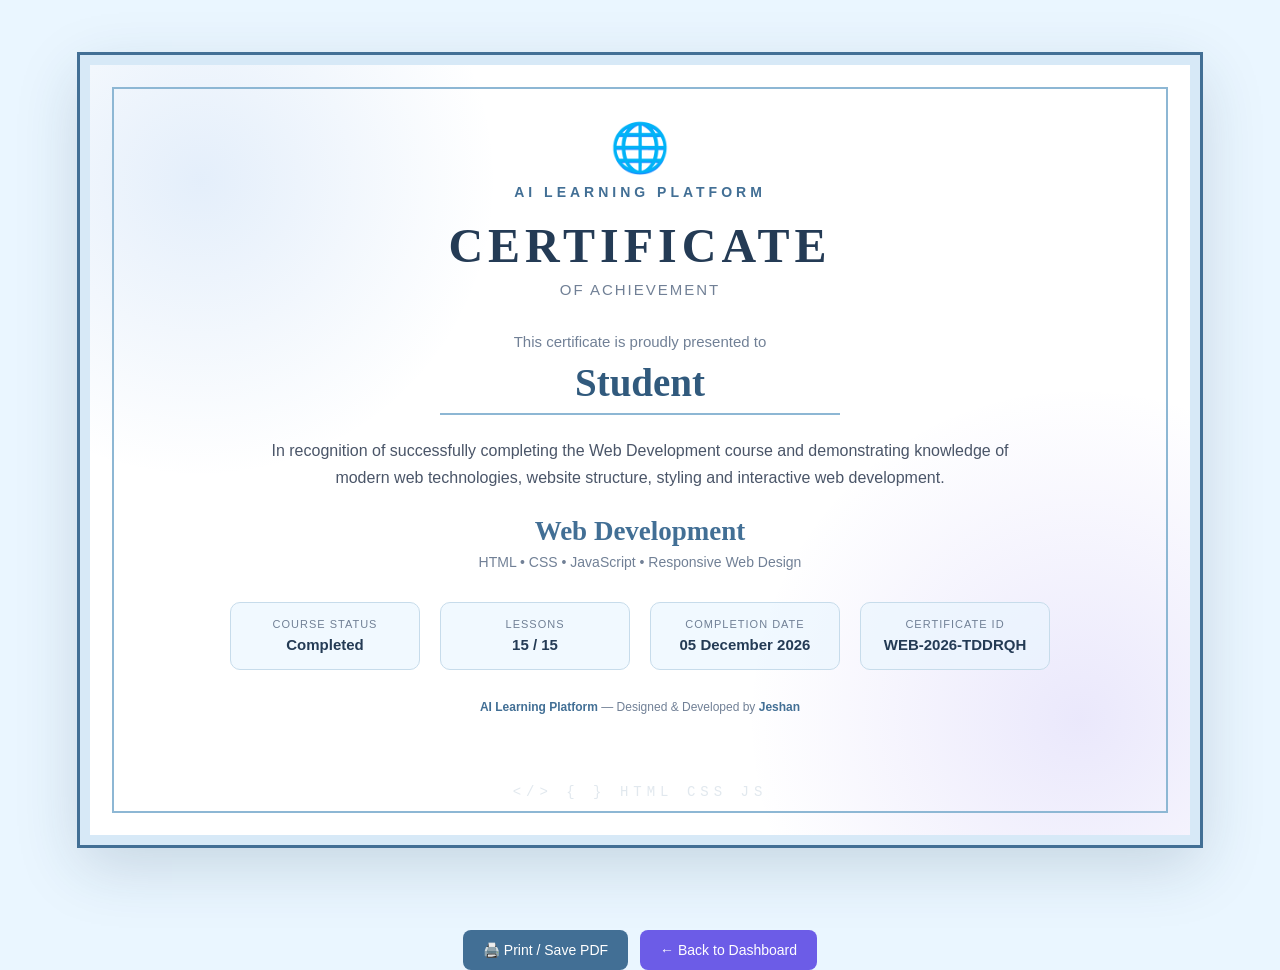
<file: Fronted/web-development-certificate.html>
<!DOCTYPE html>
<html lang="en">
<head>
    <meta charset="UTF-8">
    <meta name="viewport" content="width=device-width, initial-scale=1.0">

    <title>Web Development Certificate | AI Learning Platform</title>

    <style>
        * {
            box-sizing: border-box;
            margin: 0;
            padding: 0;
        }

        body {
            font-family: Georgia, "Times New Roman", serif;
            background: #eaf6ff;
            color: #17233c;
            min-height: 100vh;
        }

        /* ================= PAGE ================= */

        .page {
            min-height: 100vh;
            display: flex;
            align-items: center;
            justify-content: center;
            padding: 35px;
        }

        /* ================= CERTIFICATE ================= */

        .certificate {
            width: 1120px;
            min-height: 790px;
            position: relative;
            padding: 55px 70px;

            background:
                radial-gradient(
                    circle at 10% 15%,
                    rgba(74, 144, 226, 0.15),
                    transparent 25%
                ),
                radial-gradient(
                    circle at 90% 85%,
                    rgba(108, 92, 231, 0.14),
                    transparent 28%
                ),
                #ffffff;

            border: 10px solid #d7e9f7;
            outline: 3px solid #426f95;
            box-shadow: 0 20px 60px rgba(25, 60, 90, 0.18);
            text-align: center;
            overflow: hidden;
        }

        .certificate::before {
            content: "";
            position: absolute;
            inset: 22px;
            border: 2px solid #8db7d4;
            pointer-events: none;
        }

        .certificate::after {
            content: "</>   { }   HTML   CSS   JS";
            position: absolute;
            bottom: 35px;
            left: 0;
            right: 0;
            font-family: monospace;
            font-size: 14px;
            letter-spacing: 5px;
            color: rgba(66, 111, 149, 0.16);
        }

        /* ================= CONTENT ================= */

        .content {
            position: relative;
            z-index: 2;
        }

        .top-icon {
            font-size: 48px;
            margin-bottom: 8px;
        }

        .platform {
            font-family: Arial, sans-serif;
            font-size: 14px;
            letter-spacing: 4px;
            text-transform: uppercase;
            color: #426f95;
            font-weight: bold;
            margin-bottom: 18px;
        }

        .title {
            font-size: 48px;
            letter-spacing: 5px;
            color: #243b55;
            margin-bottom: 8px;
            text-transform: uppercase;
        }

        .subtitle {
            font-family: Arial, sans-serif;
            font-size: 15px;
            color: #718096;
            letter-spacing: 2px;
            margin-bottom: 35px;
        }

        .presented {
            font-family: Arial, sans-serif;
            color: #718096;
            font-size: 15px;
            margin-bottom: 10px;
        }

        .student-name {
            font-size: 39px;
            color: #315a7d;
            font-weight: bold;
            border-bottom: 2px solid #8db7d4;
            display: inline-block;
            min-width: 400px;
            padding: 0 25px 8px;
            margin-bottom: 22px;
        }

        .description {
            max-width: 760px;
            margin: auto;
            font-family: Arial, sans-serif;
            font-size: 16px;
            line-height: 1.7;
            color: #4a5568;
        }

        /* ================= COURSE ================= */

        .course-name {
            margin-top: 25px;
            font-size: 27px;
            color: #426f95;
            font-weight: bold;
        }

        .course-subtitle {
            font-family: Arial, sans-serif;
            margin-top: 7px;
            color: #718096;
            font-size: 14px;
        }

        /* ================= DETAILS ================= */

        .details {
            display: flex;
            justify-content: center;
            gap: 20px;
            margin-top: 32px;
        }

        .detail-box {
            min-width: 190px;
            padding: 15px 20px;
            border: 1px solid #c7dceb;
            background: rgba(234, 246, 255, 0.65);
            border-radius: 10px;
        }

        .detail-box span {
            display: block;
            font-family: Arial, sans-serif;
            font-size: 11px;
            color: #718096;
            text-transform: uppercase;
            letter-spacing: 1px;
            margin-bottom: 6px;
        }

        .detail-box strong {
            font-family: Arial, sans-serif;
            font-size: 15px;
            color: #243b55;
        }

        /* ================= FOOTER ================= */

        .certificate-footer {
            margin-top: 30px;
            font-family: Arial, sans-serif;
            color: #718096;
            font-size: 12px;
        }

        .certificate-footer strong {
            color: #426f95;
        }

        /* ================= BUTTONS ================= */

        .actions {
            margin-top: 30px;
            display: flex;
            justify-content: center;
            gap: 12px;
            font-family: Arial, sans-serif;
        }

        .actions button,
        .actions a {
            border: none;
            text-decoration: none;
            padding: 12px 20px;
            border-radius: 8px;
            cursor: pointer;
            font-size: 14px;
            transition: 0.25s;
        }

        .print-btn {
            background: #426f95;
            color: white;
        }

        .dashboard-btn {
            background: #6c5ce7;
            color: white;
        }

        .actions button:hover,
        .actions a:hover {
            transform: translateY(-2px);
            opacity: 0.9;
        }

        /* ================= LOCKED ================= */

        .locked {
            max-width: 700px;
            margin: 80px auto;
            background: white;
            padding: 45px;
            border-radius: 18px;
            text-align: center;
            box-shadow: 0 15px 45px rgba(0,0,0,0.1);
            border: 1px solid #d7e9f7;
        }

        .locked-icon {
            font-size: 60px;
            margin-bottom: 15px;
        }

        .locked h1 {
            color: #243b55;
            margin-bottom: 12px;
        }

        .locked p {
            font-family: Arial, sans-serif;
            color: #718096;
            line-height: 1.7;
        }

        .locked a {
            display: inline-block;
            margin-top: 25px;
            background: #6c5ce7;
            color: white;
            padding: 12px 20px;
            text-decoration: none;
            border-radius: 8px;
            font-family: Arial, sans-serif;
        }

        /* ================= MOBILE ================= */

        @media (max-width: 850px) {

            .page {
                padding: 15px;
            }

            .certificate {
                width: 100%;
                min-height: auto;
                padding: 45px 25px;
            }

            .title {
                font-size: 32px;
                letter-spacing: 3px;
            }

            .student-name {
                font-size: 28px;
                min-width: 0;
            }

            .details {
                flex-direction: column;
                align-items: center;
            }

            .detail-box {
                width: 220px;
            }

            .actions {
                flex-direction: column;
            }

            .actions button,
            .actions a {
                width: 100%;
            }
        }

        /* ================= PRINT ================= */

        @media print {

            @page {
                size: A4 landscape;
                margin: 0;
            }

            body {
                background: white;
            }

            .page {
                padding: 0;
                min-height: auto;
            }

            .certificate {
                width: 297mm;
                height: 210mm;
                min-height: 210mm;
                border: 8px solid #d7e9f7;
                outline: 2px solid #426f95;
                box-shadow: none;
            }

            .actions {
                display: none;
            }

            .certificate-footer {
                margin-top: 25px;
            }
        }
    </style>
</head>

<body>

    <div class="page">

        <!-- CERTIFICATE -->

        <div
            class="certificate"
            id="certificate">

            <div class="content">

                <div class="top-icon">
                    🌐
                </div>

                <div class="platform">
                    AI Learning Platform
                </div>

                <h1 class="title">
                    Certificate
                </h1>

                <div class="subtitle">
                    OF ACHIEVEMENT
                </div>

                <div class="presented">
                    This certificate is proudly presented to
                </div>

                <div
                    class="student-name"
                    id="studentName">
                    Student
                </div>

                <p class="description">
                    In recognition of successfully completing
                    the Web Development course and demonstrating
                    knowledge of modern web technologies,
                    website structure, styling and interactive
                    web development.
                </p>

                <div class="course-name">
                    Web Development
                </div>

                <div class="course-subtitle">
                    HTML • CSS • JavaScript • Responsive Web Design
                </div>


                <!-- DETAILS -->

                <div class="details">

                    <div class="detail-box">

                        <span>
                            Course Status
                        </span>

                        <strong>
                            Completed
                        </strong>

                    </div>


                    <div class="detail-box">

                        <span>
                            Lessons
                        </span>

                        <strong id="lessonCount">
                            15 / 15
                        </strong>

                    </div>


                    <div class="detail-box">

                        <span>
                            Completion Date
                        </span>

                        <strong id="completionDate">
                            —
                        </strong>

                    </div>


                    <div class="detail-box">

                        <span>
                            Certificate ID
                        </span>

                        <strong id="certificateId">
                            WEB-2026
                        </strong>

                    </div>

                </div>


                <div class="certificate-footer">
                    <strong>AI Learning Platform</strong>
                    —
                    Designed & Developed by
                    <strong>Jeshan</strong>
                </div>

            </div>

        </div>

    </div>


    <!-- ACTIONS -->

    <div class="actions">

        <button
            class="print-btn"
            onclick="window.print()">
            🖨️ Print / Save PDF
        </button>

        <a
            href="dashboard.html"
            class="dashboard-btn">
            ← Back to Dashboard
        </a>

    </div>


    <script>

        /* ===============================
           STUDENT NAME
        =============================== */

        function loadStudentName() {

            const name =
                localStorage.getItem("studentName") ||
                localStorage.getItem("userName") ||
                localStorage.getItem("name") ||
                localStorage.getItem("username") ||
                "Student";

            document.getElementById(
                "studentName"
            ).textContent = name;
        }


        /* ===============================
           COMPLETION DATE
        =============================== */

        function loadCompletionDate() {

            let savedDate =
                localStorage.getItem(
                    "webCertificateDate"
                );

            if (!savedDate) {

                const today = new Date();

                savedDate =
                    today.toLocaleDateString(
                        "en-GB",
                        {
                            day: "2-digit",
                            month: "long",
                            year: "numeric"
                        }
                    );

                localStorage.setItem(
                    "webCertificateDate",
                    savedDate
                );
            }

            document.getElementById(
                "completionDate"
            ).textContent = savedDate;
        }


        /* ===============================
           CERTIFICATE ID
        =============================== */

        function loadCertificateId() {

            let id =
                localStorage.getItem(
                    "webCertificateId"
                );

            if (!id) {

                id =
                    "WEB-" +
                    new Date().getFullYear() +
                    "-" +
                    Math.random()
                        .toString(36)
                        .substring(2, 8)
                        .toUpperCase();

                localStorage.setItem(
                    "webCertificateId",
                    id
                );
            }

            document.getElementById(
                "certificateId"
            ).textContent = id;
        }


        /* ===============================
           START
        =============================== */

        loadStudentName();

        loadCompletionDate();

        loadCertificateId();

    </script>

</body>
</html>
</file>
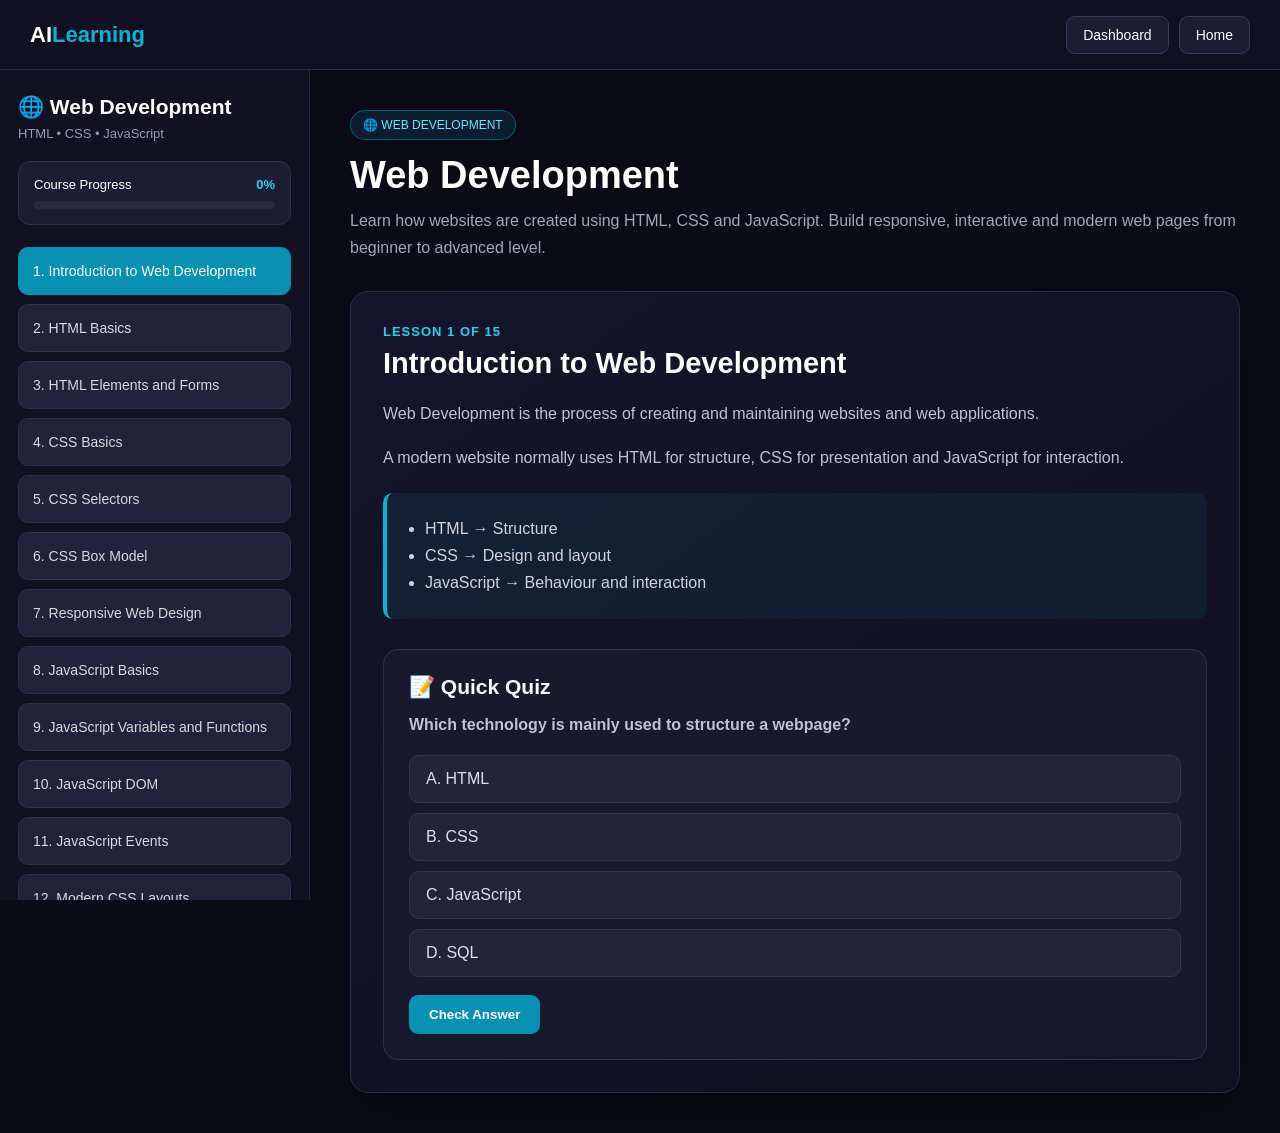
<file: Fronted/web-development.html>
<!DOCTYPE html>
<html lang="en">

<head>

<meta charset="UTF-8">

<meta name="viewport"
      content="width=device-width, initial-scale=1.0">

<title>Web Development Course | AI Learning Platform</title>

<style>

*{
    box-sizing:border-box;
    margin:0;
    padding:0;
    font-family:Arial,Helvetica,sans-serif;
}

body{
    background:#0b0b18;
    color:#fff;
    min-height:100vh;
}

/* ================= HEADER ================= */

header{
    height:70px;
    padding:0 30px;
    background:rgba(17,17,35,.95);
    border-bottom:1px solid #29294a;

    display:flex;
    align-items:center;
    justify-content:space-between;

    position:sticky;
    top:0;
    z-index:1000;

    backdrop-filter:blur(12px);
}

.logo{
    font-size:22px;
    font-weight:bold;
}

.logo span{
    color:#06b6d4;
}

.header-buttons{
    display:flex;
    gap:10px;
}

.header-btn{
    text-decoration:none;
    padding:10px 16px;
    border-radius:9px;

    color:#fff;
    border:1px solid #3a3a5d;
    background:#1c1c32;

    transition:.3s;
    font-size:14px;
}

.header-btn:hover{
    background:#0891b2;
    border-color:#0891b2;
    transform:translateY(-2px);
}

/* ================= LAYOUT ================= */

.course-layout{
    display:grid;
    grid-template-columns:310px 1fr;
    min-height:calc(100vh - 70px);
}

/* ================= SIDEBAR ================= */

.sidebar{
    background:#111122;
    border-right:1px solid #29294a;

    padding:25px 18px;

    position:sticky;
    top:70px;

    height:calc(100vh - 70px);

    overflow-y:auto;
}

.sidebar h2{
    font-size:21px;
    margin-bottom:7px;
}

.sidebar-subtitle{
    color:#9999b2;
    font-size:13px;
    margin-bottom:20px;
}

/* ================= PROGRESS ================= */

.progress-container{
    background:#1c1c32;
    border:1px solid #30304d;

    border-radius:12px;
    padding:15px;

    margin-bottom:22px;
}

.progress-top{
    display:flex;
    justify-content:space-between;

    margin-bottom:9px;

    font-size:13px;
}

.progress-percent{
    color:#22d3ee;
    font-weight:bold;
}

.progress-bar{
    width:100%;
    height:8px;

    background:#292940;

    border-radius:10px;
    overflow:hidden;
}

.progress-fill{
    width:0%;
    height:100%;

    background:linear-gradient(
        90deg,
        #0891b2,
        #22d3ee
    );

    border-radius:10px;

    transition:width .4s ease;
}

/* ================= LESSON LIST ================= */

.lesson-list{
    display:flex;
    flex-direction:column;
}

.lesson{
    width:100%;
    min-height:48px;

    padding:13px 14px;
    margin-bottom:9px;

    border-radius:10px;

    cursor:pointer;

    color:#d8d8df;

    background:#22223b;

    border:1px solid #30304c;

    display:flex;
    align-items:center;

    transition:.2s ease;

    font-size:14px;
    font-weight:500;
}

.lesson:hover{
    background:#2c2c4a;
    border-color:#06b6d4;
    transform:translateX(3px);
}

.lesson.active{
    background:#0891b2;
    color:white;
    border-color:#0891b2;
}

.lesson.completed{
    background:#22223b;
    color:#d8d8df;
    border:1px solid #2ecc71;
}

.lesson.active.completed{
    background:#0891b2;
    color:white;
    border-color:#0891b2;
}

/* ================= CONTENT ================= */

.content{
    padding:40px;

    max-width:1000px;
    width:100%;

    margin:auto;
}

.course-heading{
    margin-bottom:30px;
}

.course-heading .tag{
    display:inline-block;

    padding:7px 12px;

    background:rgba(6,182,212,.12);

    color:#67e8f9;

    border:1px solid rgba(6,182,212,.4);

    border-radius:20px;

    font-size:12px;

    margin-bottom:14px;
}

.course-heading h1{
    font-size:38px;
    margin-bottom:10px;
}

.course-heading p{
    color:#a4a4bb;
    line-height:1.7;
}

/* ================= LESSON CARD ================= */

.lesson-card{
    background:linear-gradient(
        145deg,
        #15152b,
        #101020
    );

    border:1px solid #2b2b48;

    border-radius:18px;

    padding:32px;

    box-shadow:
        0 20px 50px rgba(0,0,0,.25);
}

.lesson-number{
    color:#22d3ee;

    font-size:13px;
    font-weight:bold;

    margin-bottom:8px;

    text-transform:uppercase;

    letter-spacing:1px;
}

.lesson-card h2{
    font-size:29px;
    margin-bottom:20px;
}

.lesson-card p{
    color:#c1c1d1;
    line-height:1.8;
    margin-bottom:15px;
}

.lesson-card h3{
    margin-top:28px;
    margin-bottom:12px;
}

/* ================= CODE ================= */

.code-box{
    background:#080810;

    border:1px solid #303047;

    border-radius:12px;

    padding:20px;

    margin:18px 0;

    overflow-x:auto;
}

.code-box pre{
    color:#67e8f9;

    font-family:Consolas,monospace;

    line-height:1.7;

    white-space:pre-wrap;
}

/* ================= POINTS ================= */

.points{
    background:rgba(6,182,212,.07);

    border-left:4px solid #06b6d4;

    padding:18px 20px;

    border-radius:10px;

    margin-top:20px;
}

.points li{
    color:#d2d2df;

    margin:9px 0;

    margin-left:18px;
}

/* ================= QUIZ ================= */

.quiz-box{
    margin-top:30px;

    padding:25px;

    border-radius:15px;

    background:#19192e;

    border:1px solid #30304c;
}

.quiz-box h3{
    margin-top:0;
    font-size:21px;
}

.question{
    color:#eeeeff;

    margin-bottom:18px;

    line-height:1.6;
}

.options{
    display:flex;
    flex-direction:column;
    gap:10px;
}

.option{
    padding:14px 16px;

    background:#23233c;

    border:1px solid #343452;

    border-radius:10px;

    color:#dddded;

    cursor:pointer;

    transition:.25s;
}

.option:hover{
    background:#303052;
    border-color:#06b6d4;
}

.option.selected{
    background:#083d4a;
    border-color:#22d3ee;
}

.option.disabled{
    cursor:not-allowed;
    opacity:.6;
}

/* ================= BUTTONS ================= */

.submit-btn,
.next-btn,
.dashboard-btn,
.certificate-btn{

    margin-top:18px;

    padding:12px 20px;

    border:none;

    border-radius:9px;

    color:white;

    font-weight:bold;

    cursor:pointer;

    transition:.3s;
}

.submit-btn{
    background:#0891b2;
}

.next-btn{
    background:#2563eb;
}

.dashboard-btn{
    background:#303047;
}

.certificate-btn{
    background:linear-gradient(
        135deg,
        #0891b2,
        #06b6d4
    );

    padding:14px 25px;

    font-size:15px;
}

.submit-btn:hover,
.next-btn:hover,
.dashboard-btn:hover,
.certificate-btn:hover{

    transform:translateY(-2px);

    opacity:.9;
}

.submit-btn:disabled{
    cursor:not-allowed;
    opacity:.5;
    transform:none;
}

/* ================= FEEDBACK ================= */

.feedback{
    margin-top:15px;

    padding:13px;

    border-radius:9px;

    display:none;

    line-height:1.5;
}

.feedback.correct{
    display:block;

    background:rgba(46,204,113,.12);

    border:1px solid #2ecc71;

    color:#72f5a5;
}

.feedback.wrong{
    display:block;

    background:rgba(231,76,60,.12);

    border:1px solid #e74c3c;

    color:#ff8f85;
}

/* ================= COMPLETED ================= */

.completed-message{
    margin-top:18px;

    padding:14px 16px;

    border-radius:10px;

    background:rgba(46,204,113,.10);

    border:1px solid #2ecc71;

    color:#72f5a5;

    line-height:1.6;
}

/* ================= FINAL RESULT ================= */

.final-result{
    text-align:center;

    padding:50px 20px;
}

.final-result h2{
    font-size:34px;

    color:#67e8f9;

    margin-bottom:15px;
}

.final-result p{
    color:#bdbdd0;
}

.final-score{
    font-size:70px;

    font-weight:bold;

    margin:25px 0;

    background:
        linear-gradient(
            90deg,
            #06b6d4,
            #67e8f9
        );

    -webkit-background-clip:text;

    -webkit-text-fill-color:transparent;
}

/* ================= RESPONSIVE ================= */

@media(max-width:850px){

    .course-layout{
        grid-template-columns:1fr;
    }

    .sidebar{
        position:relative;

        top:0;

        height:auto;

        border-right:none;

        border-bottom:1px solid #29294a;
    }

    .lesson-list{
        display:grid;

        grid-template-columns:
            repeat(2,1fr);

        gap:8px;
    }

    .lesson{
        margin-bottom:0;
    }

    .content{
        padding:25px 18px;
    }

    .course-heading h1{
        font-size:30px;
    }
}

@media(max-width:600px){

    header{
        padding:0 15px;
    }

    .logo{
        font-size:18px;
    }

    .header-btn{
        padding:8px 10px;
        font-size:12px;
    }

    .lesson-list{
        grid-template-columns:1fr;
    }

    .lesson-card{
        padding:22px;
    }

    .lesson-card h2{
        font-size:24px;
    }

    .final-score{
        font-size:55px;
    }
}

</style>

</head>


<body>


<header>

    <div class="logo">
        AI<span>Learning</span>
    </div>

    <div class="header-buttons">

        <a href="dashboard.html"
           class="header-btn">
            Dashboard
        </a>

        <a href="index.html"
           class="header-btn">
            Home
        </a>

    </div>

</header>


<div class="course-layout">


<!-- ================= SIDEBAR ================= -->

<aside class="sidebar">

    <h2>
        🌐 Web Development
    </h2>

    <p class="sidebar-subtitle">
        HTML • CSS • JavaScript
    </p>


    <div class="progress-container">

        <div class="progress-top">

            <span>
                Course Progress
            </span>

            <span
                class="progress-percent"
                id="progressPercent">
                0%
            </span>

        </div>


        <div class="progress-bar">

            <div
                class="progress-fill"
                id="progressFill">
            </div>

        </div>

    </div>


    <div
        class="lesson-list"
        id="lessonList">
    </div>

</aside>


<!-- ================= MAIN ================= -->

<main class="content">


<div class="course-heading">

    <span class="tag">
        🌐 WEB DEVELOPMENT
    </span>

    <h1>
        Web Development
    </h1>

    <p>
        Learn how websites are created using HTML, CSS and
        JavaScript. Build responsive, interactive and modern
        web pages from beginner to advanced level.
    </p>

</div>


<div id="lessonContent"></div>


</main>

</div>


<script>

/* ==========================================
   WEB DEVELOPMENT LESSON DATA
========================================== */

const lessons = [

{
    id:1,

    title:"Introduction to Web Development",

    content:`

        <p>
            Web Development is the process of creating and
            maintaining websites and web applications.
        </p>

        <p>
            A modern website normally uses HTML for structure,
            CSS for presentation and JavaScript for interaction.
        </p>

        <div class="points">

            <ul>

                <li>HTML → Structure</li>

                <li>CSS → Design and layout</li>

                <li>JavaScript → Behaviour and interaction</li>

            </ul>

        </div>

    `,

    question:
        "Which technology is mainly used to structure a webpage?",

    options:[
        "HTML",
        "CSS",
        "JavaScript",
        "SQL"
    ],

    answer:0
},


{
    id:2,

    title:"HTML Basics",

    content:`

        <p>
            HTML stands for HyperText Markup Language.
            It provides the structure of a webpage.
        </p>

        <div class="code-box">

<pre>
&lt;h1&gt;Welcome&lt;/h1&gt;

&lt;p&gt;This is my website.&lt;/p&gt;
</pre>

        </div>

        <p>
            HTML uses elements and tags to describe webpage content.
        </p>

    `,

    question:
        "What does HTML stand for?",

    options:[
        "HyperText Markup Language",
        "HighText Machine Language",
        "Hyper Tool Multi Language",
        "Home Text Markup Language"
    ],

    answer:0
},


{
    id:3,

    title:"HTML Elements and Forms",

    content:`

        <p>
            HTML provides many elements for displaying content
            and collecting information from users.
        </p>

        <div class="code-box">

<pre>
&lt;form&gt;

    &lt;input type="text"&gt;

    &lt;input type="email"&gt;

    &lt;button&gt;Submit&lt;/button&gt;

&lt;/form&gt;
</pre>

        </div>

        <div class="points">

            <ul>

                <li>Headings</li>

                <li>Paragraphs</li>

                <li>Links</li>

                <li>Images</li>

                <li>Forms</li>

            </ul>

        </div>

    `,

    question:
        "Which HTML element is commonly used to create a form?",

    options:[
        "&lt;form&gt;",
        "&lt;table&gt;",
        "&lt;img&gt;",
        "&lt;footer&gt;"
    ],

    answer:0
},


{
    id:4,

    title:"CSS Basics",

    content:`

        <p>
            CSS stands for Cascading Style Sheets.
            It controls the visual appearance of webpages.
        </p>

        <div class="code-box">

<pre>
body {
    background: black;
    color: white;
}

h1 {
    font-size: 40px;
}
</pre>

        </div>

        <div class="points">

            <ul>

                <li>Colors</li>

                <li>Fonts</li>

                <li>Spacing</li>

                <li>Borders</li>

                <li>Layouts</li>

            </ul>

        </div>

    `,

    question:
        "What is CSS mainly used for?",

    options:[
        "Styling webpages",
        "Creating databases",
        "Managing servers",
        "Writing SQL queries"
    ],

    answer:0
},


{
    id:5,

    title:"CSS Selectors",

    content:`

        <p>
            CSS selectors identify the HTML elements that should
            receive particular styles.
        </p>

        <div class="code-box">

<pre>
p {
    color: white;
}

.title {
    font-size: 30px;
}

#main {
    padding: 20px;
}
</pre>

        </div>

        <div class="points">

            <ul>

                <li>Element selector</li>

                <li>Class selector</li>

                <li>ID selector</li>

            </ul>

        </div>

    `,

    question:
        "Which symbol is used for a CSS class selector?",

    options:[
        ".",
        "#",
        "@",
        "$"
    ],

    answer:0
},


{
    id:6,

    title:"CSS Box Model",

    content:`

        <p>
            The CSS Box Model describes how space is calculated
            around an HTML element.
        </p>

        <div class="code-box">

<pre>
Content
   ↓
Padding
   ↓
Border
   ↓
Margin
</pre>

        </div>

        <div class="points">

            <ul>

                <li>Content</li>

                <li>Padding</li>

                <li>Border</li>

                <li>Margin</li>

            </ul>

        </div>

    `,

    question:
        "Which property creates space outside an element's border?",

    options:[
        "Margin",
        "Padding",
        "Border",
        "Content"
    ],

    answer:0
},


{
    id:7,

    title:"Responsive Web Design",

    content:`

        <p>
            Responsive Web Design allows websites to adapt to
            different screen sizes such as desktops, tablets
            and mobile phones.
        </p>

        <div class="code-box">

<pre>
@media (max-width: 600px) {

    body {
        font-size: 14px;
    }

}
</pre>

        </div>

        <p>
            Media queries are commonly used to create responsive layouts.
        </p>

    `,

    question:
        "What is the purpose of responsive web design?",

    options:[
        "To adapt websites to different screen sizes",
        "To delete websites",
        "To create databases",
        "To replace HTML"
    ],

    answer:0
},


{
    id:8,

    title:"JavaScript Basics",

    content:`

        <p>
            JavaScript is a programming language used to make
            webpages interactive and dynamic.
        </p>

        <div class="code-box">

<pre>
let name = "Student";

console.log(name);
</pre>

        </div>

        <div class="points">

            <ul>

                <li>Variables</li>

                <li>Functions</li>

                <li>Conditions</li>

                <li>Loops</li>

                <li>Events</li>

            </ul>

        </div>

    `,

    question:
        "What is JavaScript mainly used for in websites?",

    options:[
        "Adding behaviour and interaction",
        "Creating only images",
        "Replacing the monitor",
        "Formatting hard drives"
    ],

    answer:0
},


{
    id:9,

    title:"JavaScript Variables and Functions",

    content:`

        <p>
            Variables store information while functions contain
            reusable blocks of code.
        </p>

        <div class="code-box">

<pre>
function greet(name) {

    return "Hello " + name;

}

let message = greet("Student");

console.log(message);
</pre>

        </div>

    `,

    question:
        "What is the purpose of a function?",

    options:[
        "To group reusable code",
        "To create hardware",
        "To store only images",
        "To turn off a computer"
    ],

    answer:0
},


{
    id:10,

    title:"JavaScript DOM",

    content:`

        <p>
            The Document Object Model (DOM) represents the structure
            of an HTML document and allows JavaScript to interact
            with webpage elements.
        </p>

        <div class="code-box">

<pre>
document.getElementById("title")
    .textContent = "Hello!";
</pre>

        </div>

        <p>
            Using the DOM, JavaScript can change content, styles
            and elements dynamically.
        </p>

    `,

    question:
        "What does DOM stand for?",

    options:[
        "Document Object Model",
        "Digital Online Machine",
        "Data Object Manager",
        "Document Operating Mode"
    ],

    answer:0
},


{
    id:11,

    title:"JavaScript Events",

    content:`

        <p>
            Events allow JavaScript to respond to actions performed
            by users.
        </p>

        <div class="code-box">

<pre>
button.addEventListener(
    "click",
    function() {
        alert("Hello!");
    }
);
</pre>

        </div>

        <div class="points">

            <ul>

                <li>Click</li>

                <li>Submit</li>

                <li>Mouse movement</li>

                <li>Keyboard input</li>

                <li>Page loading</li>

            </ul>

        </div>

    `,

    question:
        "Which event commonly occurs when a user presses a button?",

    options:[
        "click",
        "delete",
        "database",
        "compile"
    ],

    answer:0
},


{
    id:12,

    title:"Modern CSS Layouts",

    content:`

        <p>
            Modern CSS provides powerful layout systems such as
            Flexbox and CSS Grid.
        </p>

        <div class="code-box">

<pre>
.container {

    display: flex;

    justify-content: center;

    align-items: center;

}
</pre>

        </div>

        <div class="points">

            <ul>

                <li>Flexbox</li>

                <li>CSS Grid</li>

                <li>Alignment</li>

                <li>Spacing</li>

                <li>Responsive layouts</li>

            </ul>

        </div>

    `,

    question:
        "Which CSS technology is designed for flexible one-dimensional layouts?",

    options:[
        "Flexbox",
        "HTML",
        "SQL",
        "Python"
    ],

    answer:0
},


{
    id:13,

    title:"Web Accessibility and Security",

    content:`

        <p>
            Web accessibility helps people with different abilities
            use websites effectively.
        </p>

        <div class="points">

            <ul>

                <li>Use meaningful HTML</li>

                <li>Provide image alt text</li>

                <li>Use readable colours</li>

                <li>Support keyboard navigation</li>

                <li>Protect user information</li>

            </ul>

        </div>

        <p>
            Security is also important when building modern websites,
            especially when handling user data.
        </p>

    `,

    question:
        "Why is web accessibility important?",

    options:[
        "It helps more people use websites",
        "It removes HTML",
        "It disables websites",
        "It replaces CSS"
    ],

    answer:0
},


{
    id:14,

    title:"Web Development Project",

    content:`

        <p>
            A web development project combines HTML, CSS and
            JavaScript to create a complete interactive website.
        </p>

        <div class="code-box">

<pre>
HTML
  ↓
Page Structure
  ↓
CSS
  ↓
Design
  ↓
JavaScript
  ↓
Interaction
  ↓
Complete Website
</pre>

        </div>

        <div class="points">

            <ul>

                <li>Plan the website</li>

                <li>Create HTML structure</li>

                <li>Design with CSS</li>

                <li>Add JavaScript</li>

                <li>Test on different devices</li>

            </ul>

        </div>

    `,

    question:
        "Which three technologies form the basic foundation of this course?",

    options:[
        "HTML, CSS and JavaScript",
        "SQL, Excel and Access",
        "Python, Java and C++",
        "Word, PowerPoint and Excel"
    ],

    answer:0
},


{
    id:15,

    title:"Final Web Development Challenge",

    content:`

        <p>
            🎉 Congratulations! You have reached the final
            lesson of the Web Development course.
        </p>

        <p>
            You have learned HTML structure, CSS styling,
            responsive design, JavaScript programming,
            DOM manipulation, events and modern web development.
        </p>

        <div class="points">

            <ul>

                <li>Review HTML concepts.</li>

                <li>Review CSS concepts.</li>

                <li>Review JavaScript concepts.</li>

                <li>Think about your own website project.</li>

                <li>Complete the final challenge.</li>

            </ul>

        </div>

    `,

    question:
        "Which technology is responsible for adding interactivity to a webpage?",

    options:[
        "JavaScript",
        "HTML only",
        "CSS only",
        "JPEG"
    ],

    answer:0
}

];


/* ==========================================
   LOCAL STORAGE
========================================== */

function getCompletedLessons(){

    try{

        return JSON.parse(
            localStorage.getItem(
                "webCompletedLessonIds"
            ) || "[]"
        );

    }catch(error){

        return [];

    }

}


function getScores(){

    try{

        return JSON.parse(
            localStorage.getItem(
                "webLessonScores"
            ) || "{}"
        );

    }catch(error){

        return {};

    }

}


function saveCompletedLessons(data){

    localStorage.setItem(
        "webCompletedLessonIds",
        JSON.stringify(data)
    );

}


function saveScores(data){

    localStorage.setItem(
        "webLessonScores",
        JSON.stringify(data)
    );

}


/* ==========================================
   CERTIFICATE INFORMATION
========================================== */

function createCertificateDetails(){

    const completed =
        getCompletedLessons();


    if(
        completed.length !==
        lessons.length
    ){

        return;

    }


    if(
        !localStorage.getItem(
            "webCertificateDate"
        )
    ){

        const today =
            new Date();

        const date =
            today.toLocaleDateString(
                "en-GB"
            );

        localStorage.setItem(
            "webCertificateDate",
            date
        );

    }


    if(
        !localStorage.getItem(
            "webCertificateId"
        )
    ){

        const randomNumber =
            Math.floor(
                100000 +
                Math.random() * 900000
            );


        const certificateId =
            "WEB-" +
            randomNumber;


        localStorage.setItem(
            "webCertificateId",
            certificateId
        );

    }

}


/* ==========================================
   CURRENT LESSON
========================================== */

let currentLesson = 1;

let selectedAnswer = null;

let answeredCurrent = false;


/* ==========================================
   SIDEBAR
========================================== */

function renderLessonList(){

    const list =
        document.getElementById(
            "lessonList"
        );


    const completed =
        getCompletedLessons();


    list.innerHTML = "";


    lessons.forEach(lesson => {

        const button =
            document.createElement(
                "div"
            );


        button.className =
            "lesson";


        if(
            lesson.id ===
            currentLesson
        ){

            button.classList.add(
                "active"
            );

        }


        if(
            completed.includes(
                lesson.id
            )
        ){

            button.classList.add(
                "completed"
            );

        }


        button.textContent =
            completed.includes(
                lesson.id
            )

            ?

            "✓ Completed " +
            lesson.id +
            ". " +
            lesson.title

            :

            lesson.id +
            ". " +
            lesson.title;


        button.onclick =
            function(){

                currentLesson =
                    lesson.id;

                selectedAnswer =
                    null;

                answeredCurrent =
                    false;

                renderLessonList();

                renderLesson();

                window.scrollTo({
                    top:0,
                    behavior:"smooth"
                });

            };


        list.appendChild(
            button
        );

    });

}


/* ==========================================
   PROGRESS
========================================== */

function updateProgress(){

    const completed =
        getCompletedLessons();


    const percentage =
        Math.round(
            (
                completed.length /
                lessons.length
            ) * 100
        );


    document.getElementById(
        "progressPercent"
    ).textContent =
        percentage + "%";


    document.getElementById(
        "progressFill"
    ).style.width =
        percentage + "%";

}


/* ==========================================
   RENDER LESSON
========================================== */

function renderLesson(){

    const lesson =
        lessons.find(
            item =>
                item.id ===
                currentLesson
        );


    if(!lesson){
        return;
    }


    selectedAnswer = null;

    answeredCurrent = false;


    const completed =
        getCompletedLessons();


    const alreadyCompleted =
        completed.includes(
            lesson.id
        );


    const content =
        document.getElementById(
            "lessonContent"
        );


    content.innerHTML = `

        <div class="lesson-card">

            <div class="lesson-number">

                Lesson
                ${lesson.id}
                of
                ${lessons.length}

            </div>


            <h2>
                ${lesson.title}
            </h2>


            ${lesson.content}


            <div class="quiz-box">

                <h3>
                    📝 Quick Quiz
                </h3>


                <p class="question">

                    <strong>
                        ${lesson.question}
                    </strong>

                </p>


                <div
                    class="options"
                    id="options"
                >

                    ${lesson.options.map(
                        (option,index) => `

                        <div
                            class="option ${
                                alreadyCompleted
                                ? "disabled"
                                : ""
                            }"

                            ${
                                alreadyCompleted
                                ? ""
                                : `onclick="selectOption(${index})"`
                            }
                        >

                            ${
                                String.fromCharCode(
                                    65 + index
                                )
                            }.
                            ${option}

                        </div>

                    `
                    ).join("")}

                </div>


                ${
                    alreadyCompleted

                    ?

                    `

                    <div class="completed-message">

                        ✓ This lesson has already
                        been completed successfully.

                        <br>

                        Your completion is already saved.

                    </div>


                    <button
                        class="next-btn"
                        onclick="nextLesson()"
                    >

                        ${
                            currentLesson ===
                            lessons.length

                            ?

                            "View Final Result →"

                            :

                            "Next Lesson →"
                        }

                    </button>

                    `

                    :

                    `

                    <button
                        class="submit-btn"
                        id="submitButton"
                        onclick="checkAnswer()"
                    >

                        Check Answer

                    </button>


                    <div
                        id="feedback"
                        class="feedback"
                    ></div>

                    `
                }

            </div>

        </div>

    `;


    if(alreadyCompleted){

        answeredCurrent =
            true;

    }

}


/* ==========================================
   SELECT OPTION
========================================== */

function selectOption(index){

    if(answeredCurrent){
        return;
    }


    selectedAnswer =
        index;


    const options =
        document.querySelectorAll(
            ".option"
        );


    options.forEach(option => {

        option.classList.remove(
            "selected"
        );

    });


    if(options[index]){

        options[index].classList.add(
            "selected"
        );

    }

}


/* ==========================================
   CHECK ANSWER
========================================== */

function checkAnswer(){

    if(answeredCurrent){
        return;
    }


    const feedback =
        document.getElementById(
            "feedback"
        );


    if(!feedback){
        return;
    }


    if(selectedAnswer === null){

        feedback.textContent =
            "⚠️ Please select an answer first.";

        feedback.className =
            "feedback wrong";

        return;

    }


    const lesson =
        lessons.find(
            item =>
                item.id ===
                currentLesson
        );


    if(!lesson){
        return;
    }


    if(
        selectedAnswer ===
        lesson.answer
    ){

        answeredCurrent =
            true;


        feedback.textContent =
            "🎉 Correct! Excellent work.";


        feedback.className =
            "feedback correct";


        const submitButton =
            document.getElementById(
                "submitButton"
            );


        if(submitButton){

            submitButton.disabled =
                true;

        }


        completeLesson();

    }

    else{

        feedback.textContent =
            "❌ Incorrect. Please review the lesson and try again.";

        feedback.className =
            "feedback wrong";

    }

}


/* ==========================================
   COMPLETE LESSON
========================================== */

function completeLesson(){

    let completed =
        getCompletedLessons();


    let scores =
        getScores();


    /*
       Prevent duplicate completion.
    */

    if(
        completed.includes(
            currentLesson
        )
    ){

        updateProgress();

        renderLessonList();

        return;

    }


    completed.push(
        currentLesson
    );


    completed.sort(
        (a,b) => a-b
    );


    scores[currentLesson] =
        1;


    saveCompletedLessons(
        completed
    );


    saveScores(
        scores
    );


    updateProgress();

    renderLessonList();


    /*
       ALL 15 COMPLETED
    */

    if(
        completed.length ===
        lessons.length
    ){

        createCertificateDetails();


        setTimeout(
            function(){

                showFinalResult();

            },
            700
        );

    }

    else{

        const quizBox =
            document.querySelector(
                ".quiz-box"
            );


        if(quizBox){

            const existingNext =
                quizBox.querySelector(
                    ".next-btn"
                );


            if(!existingNext){

                const button =
                    document.createElement(
                        "button"
                    );


                button.className =
                    "next-btn";


                button.textContent =
                    "Next Lesson →";


                button.onclick =
                    nextLesson;


                quizBox.appendChild(
                    button
                );

            }

        }

    }

}


/* ==========================================
   NEXT LESSON
========================================== */

function nextLesson(){

    if(
        currentLesson <
        lessons.length
    ){

        currentLesson++;

        selectedAnswer =
            null;

        answeredCurrent =
            false;


        renderLessonList();

        renderLesson();


        window.scrollTo({

            top:0,

            behavior:"smooth"

        });

    }

    else{

        showFinalResult();

    }

}


/* ==========================================
   FINAL RESULT
========================================== */

function showFinalResult(){

    const completed =
        getCompletedLessons();


    if(
        completed.length !==
        lessons.length
    ){

        return;

    }


    const scores =
        getScores();


    let totalScore = 0;


    for(
        let i=1;
        i<=lessons.length;
        i++
    ){

        if(
            scores[i] !==
            undefined
        ){

            totalScore +=
                Number(
                    scores[i]
                );

        }

    }


    createCertificateDetails();


    let resultMessage = "";


    if(totalScore >= 13){

        resultMessage =
            "Excellent! You have a strong understanding of Web Development.";

    }

    else if(totalScore >= 10){

        resultMessage =
            "Very Good! You have completed the Web Development learning path successfully.";

    }

    else if(totalScore >= 8){

        resultMessage =
            "Good Work! Keep practising your web development skills.";

    }

    else{

        resultMessage =
            "Keep Practising! Review the lessons and strengthen your web development fundamentals.";

    }


    document.getElementById(
        "lessonContent"
    ).innerHTML = `

        <div class="lesson-card">

            <div class="final-result">

                <h2>
                    🎉 Web Development Course Completed!
                </h2>


                <p>

                    Congratulations!

                    You completed all
                    ${lessons.length}
                    Web Development lessons.

                </p>


                <div class="final-score">

                    ${totalScore}
                    /
                    ${lessons.length}

                </div>


                <p>
                    ${resultMessage}
                </p>


                <p style="margin-top:12px;">

                    Completed Lessons:

                    <strong>

                        ${completed.length}
                        /
                        ${lessons.length}

                    </strong>

                </p>


                <button
                    class="certificate-btn"
                    onclick="viewCertificate()"
                >

                    🏆 View Web Development Certificate

                </button>


                <br>


                <button
                    class="dashboard-btn"
                    onclick="goDashboard()"
                >

                    ← Go to Dashboard

                </button>

            </div>

        </div>

    `;

}


/* ==========================================
   CERTIFICATE
========================================== */

function viewCertificate(){

    const completed =
        getCompletedLessons();


    if(
        completed.length !==
        lessons.length
    ){

        alert(
            "🔒 Please complete all 15 Web Development lessons to unlock your certificate."
        );

        return;

    }


    createCertificateDetails();


    window.location.href =
        "web-development-certificate.html";

}


/* ==========================================
   DASHBOARD
========================================== */

function goDashboard(){

    window.location.href =
        "dashboard.html";

}


/* ==========================================
   INITIALIZE
========================================== */

function initializeCourse(){

    updateProgress();

    renderLessonList();

    renderLesson();

}


initializeCourse();

</script>

</body>

</html>
</file>
